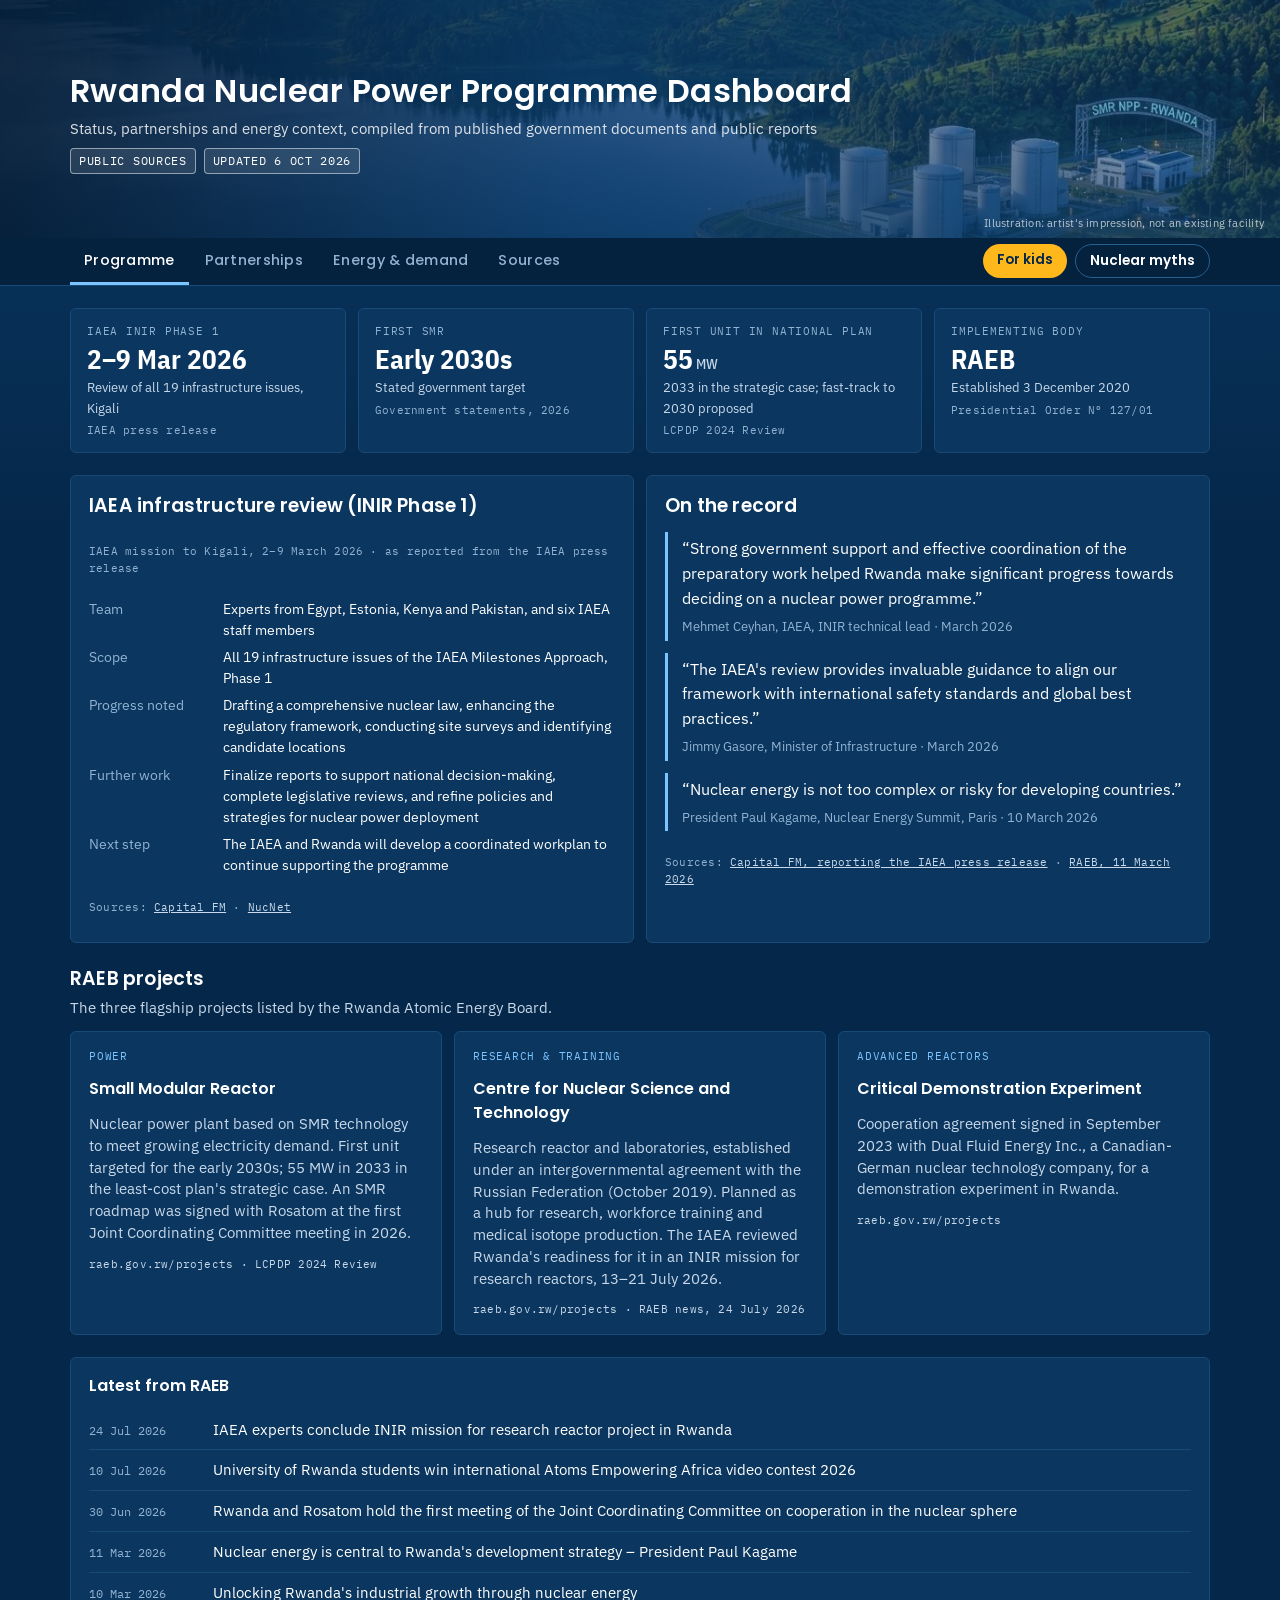
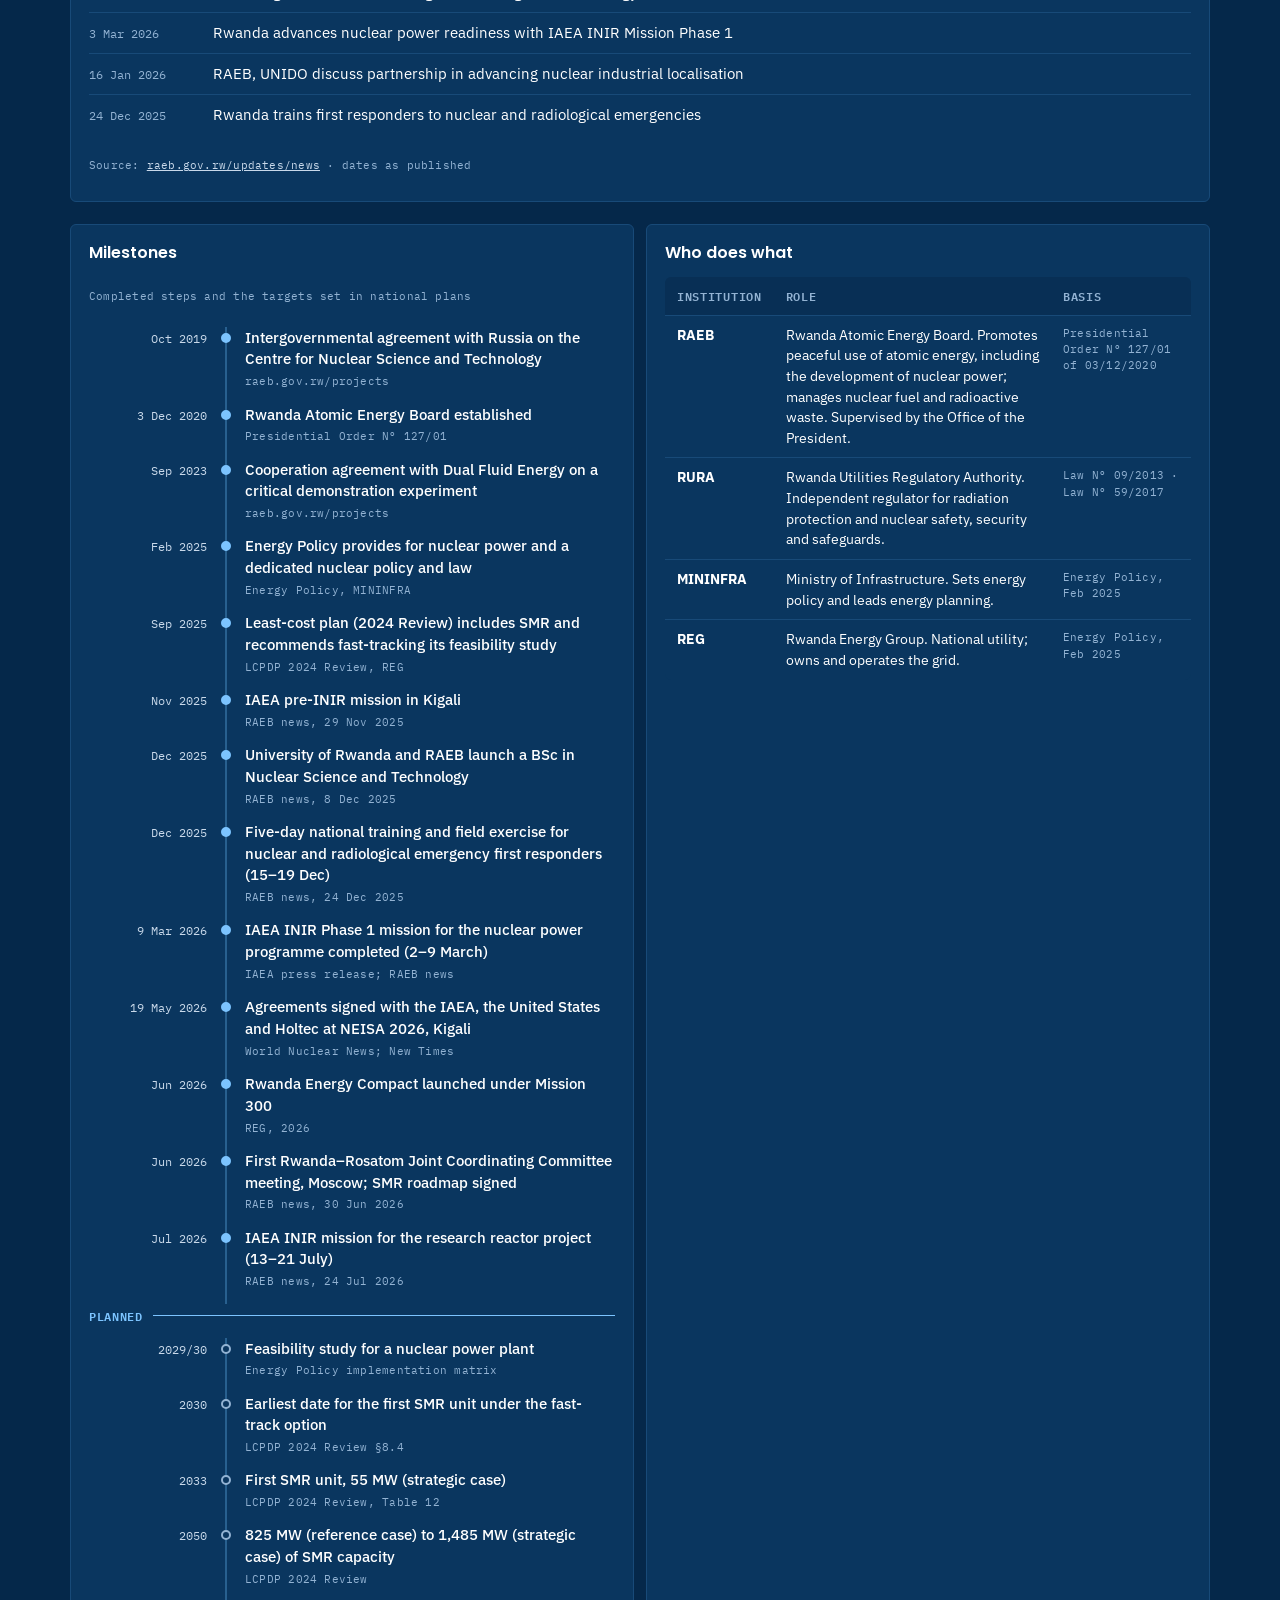
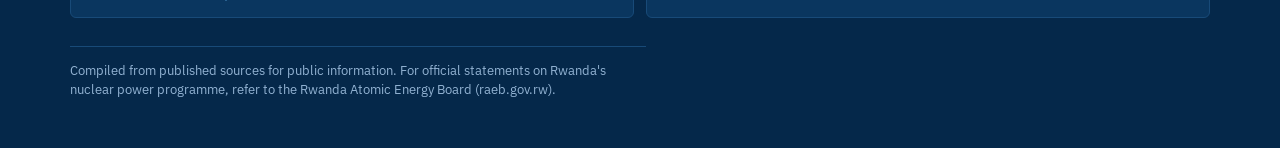
<file: index.html>
<!doctype html>
<html lang="en">
<head>
<meta charset="utf-8">
<meta name="viewport" content="width=device-width, initial-scale=1, viewport-fit=cover">
<meta name="description" content="Rwanda's nuclear power programme: status, international partnerships and energy context, compiled from published sources.">
<title>Rwanda NPP Dashboard</title>
<link rel="preconnect" href="https://fonts.googleapis.com">
<link rel="stylesheet" href="https://fonts.googleapis.com/css2?family=Poppins:wght@500;600&family=IBM+Plex+Sans+Condensed:wght@500;600;700&family=IBM+Plex+Sans:wght@400;500;600&family=IBM+Plex+Mono:wght@400;500&display=swap">
<style>
/* Layout: control-room ledger — sticky header + tabbed modules, summary tiles before detail, every figure carries a source chip */
:root{
  --bg:#f5f7f8; --panel:#ffffff; --ink:#0f1c24; --ink-2:#44545e; --ink-3:#6b7a83;
  --line:#dde3e7; --line-2:#c9d2d8; --accent:#1f5f9e; --accent-soft:#e3edf7;
  --good:#1d7a3e; --good-bg:#e3f2e8; --warn:#9a6200; --warn-bg:#fbf0d9; --crit:#b3261e; --crit-bg:#fbe5e3;
  --info:#4a5a66; --info-bg:#eceff2;
  --s1:#2a78d6; --s2:#eb6834; --s3:#1baf7a; --s4:#c98500; --nuke:#4a3aa7;
  --f-display:"IBM Plex Sans Condensed","Arial Narrow",system-ui,sans-serif;
  --f-body:"IBM Plex Sans",system-ui,-apple-system,"Segoe UI",sans-serif;
  --f-mono:"IBM Plex Mono",ui-monospace,Menlo,Consolas,monospace;
}
@media (prefers-color-scheme: dark){:root:not([data-theme="light"]){
  --bg:#0e1519; --panel:#151f25; --ink:#e8eef1; --ink-2:#aebbc3; --ink-3:#86959e;
  --line:#25323a; --line-2:#33434d; --accent:#6aa8e8; --accent-soft:#1a2c3d;
  --good:#5cc483; --good-bg:#16301f; --warn:#e3a83a; --warn-bg:#33270f; --crit:#f07b72; --crit-bg:#3a1a18;
  --info:#aebbc3; --info-bg:#222d34;
  --s1:#3987e5; --s2:#d95926; --s3:#199e70; --s4:#c98500; --nuke:#9085e9; color-scheme:dark}}
:root[data-theme="dark"]{
  --bg:#0e1519; --panel:#151f25; --ink:#e8eef1; --ink-2:#aebbc3; --ink-3:#86959e;
  --line:#25323a; --line-2:#33434d; --accent:#6aa8e8; --accent-soft:#1a2c3d;
  --good:#5cc483; --good-bg:#16301f; --warn:#e3a83a; --warn-bg:#33270f; --crit:#f07b72; --crit-bg:#3a1a18;
  --info:#aebbc3; --info-bg:#222d34;
  --s1:#3987e5; --s2:#d95926; --s3:#199e70; --s4:#c98500; --nuke:#9085e9; color-scheme:dark}
*{box-sizing:border-box}
body{background:var(--bg);color:var(--ink);font-family:var(--f-body);font-size:14.5px;line-height:1.5}
.wrap{max-width:1180px;margin:0 auto;padding-inline:20px;padding-block:0 48px}
header.top{position:sticky;top:env(safe-area-inset-top,0px);z-index:5;background:var(--bg);border-bottom:1px solid var(--line)}
.top-inner{max-width:1180px;margin:0 auto;padding-inline:20px;padding-block:14px 0;display:flex;flex-direction:column;gap:10px}
.brandrow{display:flex;flex-wrap:wrap;align-items:baseline;justify-content:space-between;gap:8px 20px}
h1{font-family:var(--f-display);font-weight:700;font-size:1.55rem;letter-spacing:.01em;margin:0;text-wrap:balance}
.sub{color:var(--ink-2);font-size:.86rem;margin:0}
.meta{display:flex;gap:8px;flex-wrap:wrap;align-items:center}
.tag{font-family:var(--f-mono);font-size:.72rem;letter-spacing:.06em;text-transform:uppercase;padding:3px 8px;border-radius:4px;border:1px solid var(--line-2);color:var(--ink-2);white-space:nowrap}
.tag.int{border-color:var(--crit);color:var(--crit)}
nav.tabs{display:flex;gap:2px;overflow-x:auto;scrollbar-width:none}
nav.tabs button{font:600 .9rem var(--f-display);letter-spacing:.02em;background:none;border:0;border-bottom:3px solid transparent;color:var(--ink-2);padding:8px 14px 9px;cursor:pointer;white-space:nowrap}
nav.tabs button[aria-selected="true"]{color:var(--ink);border-bottom-color:var(--accent)}
nav.tabs button:hover{color:var(--ink)}
button:focus-visible,a:focus-visible,summary:focus-visible{outline:2px solid var(--accent);outline-offset:2px}
[hidden]{display:none!important}
section.tab{display:flex;flex-direction:column;gap:22px;padding-top:22px}
h2{font-family:var(--f-display);font-weight:600;font-size:1.18rem;margin:0;letter-spacing:.01em}
h3{font-family:var(--f-display);font-weight:600;font-size:1rem;margin:0}
.lede{color:var(--ink-2);max-width:72ch;margin:4px 0 0}
.block{display:flex;flex-direction:column;gap:12px}
.panel{background:var(--panel);border:1px solid var(--line);border-radius:6px;padding:16px 18px;min-width:0}
.grid{display:grid;gap:12px}
.tiles{grid-template-columns:repeat(auto-fit,minmax(200px,1fr))}
.tile{background:var(--panel);border:1px solid var(--line);border-radius:6px;padding:14px 16px;display:flex;flex-direction:column;gap:4px;min-width:0}
.tile .k{font-family:var(--f-mono);font-size:.7rem;letter-spacing:.07em;text-transform:uppercase;color:var(--ink-3)}
.tile .v{font-family:var(--f-display);font-weight:700;font-size:1.7rem;line-height:1.1;font-variant-numeric:tabular-nums}
.tile .v small{font-size:.9rem;font-weight:500;color:var(--ink-2)}
.tile .d{color:var(--ink-2);font-size:.84rem}
.src{font-family:var(--f-mono);font-size:.68rem;color:var(--ink-3);letter-spacing:.02em}
.src a{color:inherit}
.pill{display:inline-flex;align-items:center;gap:5px;font:600 .72rem var(--f-body);padding:2px 8px;border-radius:999px;white-space:nowrap}
.pill::before{content:"";width:6px;height:6px;border-radius:50%;background:currentColor}
.p-good{color:var(--good);background:var(--good-bg)} .p-warn{color:var(--warn);background:var(--warn-bg)}
.p-crit{color:var(--crit);background:var(--crit-bg)} .p-info{color:var(--info);background:var(--info-bg)}
.p-acc{color:var(--accent);background:var(--accent-soft)}
/* INIR matrix */
.legend{display:flex;gap:14px;flex-wrap:wrap;font-size:.82rem;color:var(--ink-2);align-items:center}
.sw{display:inline-block;width:12px;height:12px;border-radius:2px;vertical-align:-1px;margin-right:5px}
.matrix{display:grid;grid-template-columns:repeat(auto-fill,minmax(250px,1fr));gap:8px}
.issue{border:1px solid var(--line);border-radius:5px;padding:9px 11px;background:var(--panel);display:flex;flex-direction:column;gap:6px;min-width:0}
.issue .hd{display:flex;gap:8px;align-items:baseline}
.issue .n{font-family:var(--f-mono);font-size:.75rem;color:var(--ink-3);min-width:1.6em}
.issue .t{font-weight:600;font-size:.88rem}
.conds{display:flex;flex-wrap:wrap;gap:4px}
.cond{font-family:var(--f-mono);font-size:.7rem;padding:2px 6px;border-radius:3px;cursor:default}
.c-no{background:var(--good-bg);color:var(--good)} .c-min{background:var(--warn-bg);color:var(--warn);font-weight:600} .c-sig{background:var(--crit-bg);color:var(--crit);font-weight:600}
/* tables */
.tw{overflow-x:auto;border:1px solid var(--line);border-radius:6px;background:var(--panel)}
table{border-collapse:collapse;width:100%;font-size:.86rem}
th,td{text-align:left;padding:9px 12px;border-bottom:1px solid var(--line);vertical-align:top}
th{font:600 .72rem var(--f-mono);letter-spacing:.06em;text-transform:uppercase;color:var(--ink-3);background:var(--bg);white-space:nowrap}
tr:last-child td{border-bottom:0}
td.num,th.num{text-align:right;font-variant-numeric:tabular-nums;white-space:nowrap}
td .ref{font-family:var(--f-mono);font-weight:500;font-size:.78rem;color:var(--accent);white-space:nowrap}
td.min{min-width:220px}
/* timeline */
.tl{display:flex;flex-direction:column}
.tl-row{display:grid;grid-template-columns:118px 18px 1fr;gap:10px;align-items:start}
.tl-date{font-family:var(--f-mono);font-size:.78rem;color:var(--ink-2);padding-top:2px;text-align:right}
.tl-rail{position:relative;align-self:stretch;display:flex;justify-content:center}
.tl-rail::before{content:"";position:absolute;top:0;bottom:0;width:2px;background:var(--line-2)}
.tl-dot{position:relative;margin-top:6px;width:10px;height:10px;border-radius:50%;background:var(--panel);border:2px solid var(--ink-3)}
.tl-dot.past{background:var(--warn);border-color:var(--warn)}
.tl-dot.now{background:var(--accent);border-color:var(--accent)}
.tl-body{padding-bottom:14px;display:flex;flex-direction:column;gap:3px;min-width:0}
.tl-body .x{font-weight:500}
.tl-today{grid-column:1/-1;display:flex;align-items:center;gap:10px;margin:2px 0 12px;font:600 .72rem var(--f-mono);color:var(--accent);letter-spacing:.06em;text-transform:uppercase}
.tl-today::after{content:"";flex:1;height:1px;background:var(--accent)}
.two{display:grid;grid-template-columns:repeat(auto-fit,minmax(320px,1fr));gap:12px}
dl.kv{display:grid;grid-template-columns:minmax(120px,max-content) 1fr;gap:6px 14px;margin:0;font-size:.88rem}
dl.kv dt{color:var(--ink-3)} dl.kv dd{margin:0;min-width:0}
/* filters */
.filters{display:flex;gap:6px;flex-wrap:wrap}
.filters button{font:500 .8rem var(--f-body);border:1px solid var(--line-2);background:var(--panel);color:var(--ink-2);padding:5px 11px;border-radius:999px;cursor:pointer}
.filters button[aria-pressed="true"]{background:var(--ink);color:var(--bg);border-color:var(--ink)}
/* chart */
.chart{position:relative}
.chart svg{display:block;width:100%;height:auto;overflow:visible}
.chart text{font-family:var(--f-mono);font-size:11px;fill:var(--ink-3)}
.chart .gl{stroke:var(--line);stroke-width:1}
.chart .ax{stroke:var(--line-2);stroke-width:1}
.tip{position:absolute;pointer-events:none;background:var(--panel);border:1px solid var(--line-2);border-radius:5px;padding:8px 10px;font-size:.8rem;box-shadow:0 4px 14px rgb(0 0 0 / .12);min-width:170px;z-index:2}
.tip b{font-family:var(--f-mono)}
.tip .r{display:flex;justify-content:space-between;gap:14px;font-variant-numeric:tabular-nums}
.bar-row{display:grid;grid-template-columns:120px 1fr 64px;gap:10px;align-items:center;font-size:.85rem}
.bar-track{height:14px;background:var(--bg);border-radius:0 4px 4px 0;position:relative}
.bar-fill{position:absolute;inset:0 auto 0 0;border-radius:0 4px 4px 0;background:var(--s1)}
.bar-fill.imp{background:var(--ink-3)}
.bars{display:flex;flex-direction:column;gap:7px}
.note{border-left:3px solid var(--warn);background:var(--warn-bg);padding:10px 14px;border-radius:0 5px 5px 0;font-size:.86rem;color:var(--ink)}
.note.blue{border-left-color:var(--accent);background:var(--accent-soft)}
.issues-list{display:flex;flex-direction:column;gap:10px;margin:0;padding:0;list-style:none}
.issues-list li{background:var(--panel);border:1px solid var(--line);border-radius:6px;padding:12px 14px;display:flex;flex-direction:column;gap:5px}
.issues-list .what{font-weight:600}
footer{margin-top:28px;color:var(--ink-3);font-size:.8rem;border-top:1px solid var(--line);padding-top:14px}
details.tbl summary{cursor:pointer;color:var(--accent);font-size:.84rem;font-weight:500}
@media (max-width:560px){
  .tl-row{grid-template-columns:76px 14px 1fr;gap:8px}
  .bar-row{grid-template-columns:92px 1fr 54px}
  h1{font-size:1.3rem}
}
@media (prefers-reduced-motion:no-preference){nav.tabs button{transition:color .15s,border-color .15s}}

blockquote.q{margin:0;padding:4px 0 4px 14px;border-left:3px solid var(--accent);font-size:1rem;line-height:1.55;display:flex;flex-direction:column;gap:6px}
blockquote.q cite{font-style:normal;font-size:.8rem;color:var(--ink-3)}
ul.plain{margin:0;padding-left:18px;color:var(--ink-2);display:flex;flex-direction:column;gap:6px}
tr.hl td{background:var(--accent-soft);font-weight:600}
tr.tot td{font-weight:600;border-top:2px solid var(--line-2)}
footer{max-width:72ch}

/* RAEB brand header */
:root{--brand-1:#2a86cf;--brand-2:#1c75bc;--accent:#00518d;--accent-soft:#e1ecf6}
.hero{position:relative;overflow:hidden;color:#fff;background:#05284a url("hero-photo.jpg") 70% 62%/cover no-repeat}
.hero::before{content:"";position:absolute;inset:0;pointer-events:none;background:linear-gradient(90deg,rgb(4 30 56 / .92) 0%,rgb(12 64 112 / .78) 45%,rgb(28 117 188 / .30) 100%),linear-gradient(0deg,rgb(4 30 56 / .55) 0%,transparent 45%)}
.hero .tag{background:rgb(255 255 255 / .1)}
.hero .credit{position:absolute;right:16px;bottom:8px;font:400 .68rem var(--f-body);color:rgb(255 255 255 / .7);letter-spacing:.02em}
.hero-inner{position:relative;max-width:1180px;margin:0 auto;padding-inline:20px;padding-block:72px 64px;display:flex;align-items:center;gap:22px 28px;flex-wrap:wrap}
.hero .logo{height:56px;width:auto;flex:none}
.hero-text{display:flex;flex-direction:column;gap:8px;min-width:0;flex:1 1 320px}
.hero h1{font-family:"Poppins",var(--f-display);font-weight:600;font-size:clamp(1.35rem,2.6vw,2rem);line-height:1.2;color:#fff}
.hero .sub{color:rgb(255 255 255 / .85);font-size:.92rem}
.hero .tag{border-color:rgb(255 255 255 / .5);color:#fff}
.tabbar{position:sticky;top:env(safe-area-inset-top,0px);z-index:5;background:var(--panel);border-bottom:1px solid var(--line)}
.tabbar-inner{max-width:1180px;margin:0 auto;padding-inline:20px}
nav.tabs button{font-family:"Poppins",var(--f-display);font-weight:500;padding:12px 14px 11px}
nav.tabs button[aria-selected="true"]{color:var(--accent);border-bottom-color:var(--accent)}
h2,h3{font-family:"Poppins",var(--f-display);font-weight:600}
@media (max-width:560px){.hero-text{border-left:0;padding-left:0}.hero-inner{padding-block:28px 44px}}
@media (prefers-color-scheme: dark){:root:not([data-theme="light"]){--accent:#6aa8e8;--accent-soft:#1a2c3d}}
:root[data-theme="dark"]{--accent:#6aa8e8;--accent-soft:#1a2c3d}
</style>
<style>html{color-scheme:dark}body{margin:0}img{max-width:100%}
/* Single dark brand theme (continues the RAEB header); wins over light/dark blocks */
:root:not(#_){
  --bg:#05284a; --panel:#0a365f; --ink:#ffffff; --ink-2:#c9d9ea; --ink-3:#93b3d3;
  --line:#184a78; --line-2:#28608f; --accent:#7cc4ff; --accent-soft:#11426f;
  --good:#63d69c; --good-bg:#0f3f3c; --warn:#ffc860; --warn-bg:#3b3522; --crit:#ff8f86; --crit-bg:#47263a;
  --info:#c9d9ea; --info-bg:#14446f;
  --s1:#4aa8ff; --s2:#ff8f52; --s3:#3fd3a2; --s4:#f2c34e; --s5:#f07ab0; --nuke:#c7b9ff;
  color-scheme:dark;
}
body{background:var(--bg) linear-gradient(180deg,#0a3a68 0,var(--bg) 520px) no-repeat}
.tabbar{background:#04213e;border-bottom-color:var(--line)}
nav.tabs button{color:var(--ink-3)}
nav.tabs button:hover{color:var(--ink)}
nav.tabs button[aria-selected="true"]{color:#fff;border-bottom-color:var(--accent)}
.panel,.tile,.issue,.issues-list li,.tw{border-color:var(--line);background:var(--panel)}
.tile .v,h2,h3{color:#fff}
th{background:#082f55;color:var(--ink-3)}
.filters button{background:transparent;border-color:var(--line-2);color:var(--ink-2)}
.filters button[aria-pressed="true"]{background:#fff;color:#05284a;border-color:#fff}
.tip{background:#062c52;border-color:var(--line-2);box-shadow:0 6px 20px rgb(0 0 0 / .35)}
a{color:var(--accent)}
.src a{color:var(--ink-2)}
footer{border-top-color:var(--line);color:var(--ink-3)}
.bar-track{background:#072b4f}

.proj{grid-template-columns:repeat(auto-fit,minmax(260px,1fr))}
.proj .k{font-family:var(--f-mono);font-size:.7rem;letter-spacing:.07em;text-transform:uppercase;color:var(--accent)}
.proj p{margin:0;color:var(--ink-2)}
ul.news{list-style:none;margin:0;padding:0;display:flex;flex-direction:column}
ul.news li{display:grid;grid-template-columns:110px 1fr;gap:14px;padding:9px 0;border-bottom:1px solid var(--line)}
ul.news li:last-child{border-bottom:0}
ul.news .nd{font-family:var(--f-mono);font-size:.78rem;color:var(--ink-3);padding-top:2px}
ul.news a{color:var(--ink);text-decoration:none}
ul.news a:hover{color:var(--accent);text-decoration:underline}
@media (max-width:560px){ul.news li{grid-template-columns:1fr;gap:2px}}
.kids-link{flex:none;font:600 .85rem "Poppins",var(--f-display);color:#05284a;background:#ffb81c;text-decoration:none;padding:6px 14px;border-radius:999px;white-space:nowrap}
.kids-link:hover{background:#ffc94d}
.kids-link.alt{background:transparent;color:#fff;border:1px solid #28608f}
.kids-link.alt:hover{background:#0d4170}
.tabbar-inner nav.tabs{min-width:0}
</style>
</head>
<body>
<header class="hero">
  
  <div class="hero-inner">
    <div class="hero-text">
      <h1>Rwanda Nuclear Power Programme Dashboard</h1>
      <p class="sub">Status, partnerships and energy context, compiled from published government documents and public reports</p>
      <div class="meta"><span class="tag">Public sources</span><span class="tag">Updated 6 Oct 2026</span></div>
    </div>
  </div>
  <span class="credit">Illustration: artist's impression, not an existing facility</span>
</header>
<div class="tabbar"><div class="tabbar-inner" style="display:flex;align-items:center;justify-content:space-between;gap:12px"><nav class="tabs" role="tablist" aria-label="Dashboard sections">
      <button role="tab" id="t-status" aria-controls="s-status" aria-selected="true">Programme</button>
      <button role="tab" id="t-partners" aria-controls="s-partners" aria-selected="false">Partnerships</button>
      <button role="tab" id="t-energy" aria-controls="s-energy" aria-selected="false">Energy &amp; demand</button>
      <button role="tab" id="t-notes" aria-controls="s-notes" aria-selected="false">Sources</button>
    </nav><span style="display:flex;gap:8px;flex:none"><a class="kids-link" href="kids.html">For kids</a><a class="kids-link alt" href="myths.html">Nuclear myths</a></span></div></div>

<main class="wrap">

<!-- ============ PROGRAMME ============ -->
<section class="tab" id="s-status" role="tabpanel" aria-labelledby="t-status">
  <div class="grid tiles" id="status-tiles"></div>

  <div class="two">
    <div class="panel block">
      <h2>IAEA infrastructure review (INIR Phase 1)</h2>
      <p class="src">IAEA mission to Kigali, 2–9 March 2026 · as reported from the IAEA press release</p>
      <dl class="kv">
        <dt>Team</dt><dd>Experts from Egypt, Estonia, Kenya and Pakistan, and six IAEA staff members</dd>
        <dt>Scope</dt><dd>All 19 infrastructure issues of the IAEA Milestones Approach, Phase 1</dd>
        <dt>Progress noted</dt><dd>Drafting a comprehensive nuclear law, enhancing the regulatory framework, conducting site surveys and identifying candidate locations</dd>
        <dt>Further work</dt><dd>Finalize reports to support national decision-making, complete legislative reviews, and refine policies and strategies for nuclear power deployment</dd>
        <dt>Next step</dt><dd>The IAEA and Rwanda will develop a coordinated workplan to continue supporting the programme</dd>
      </dl>
      <p class="src">Sources: <a href="https://capitalfm.africa/rwanda-makes-progress-on-nuclear-energy-infrastructure-iaea-says/" target="_blank" rel="noopener">Capital FM</a> · <a href="https://www.nucnet.org/news/iaea-review-says-rwanda-making-progress-towards-nuclear-power-programme-3-4-2026" target="_blank" rel="noopener">NucNet</a></p>
    </div>
    <div class="panel block">
      <h2>On the record</h2>
      <blockquote class="q">“Strong government support and effective coordination of the preparatory work helped Rwanda make significant progress towards deciding on a nuclear power programme.”<cite>Mehmet Ceyhan, IAEA, INIR technical lead · March 2026</cite></blockquote>
      <blockquote class="q">“The IAEA's review provides invaluable guidance to align our framework with international safety standards and global best practices.”<cite>Jimmy Gasore, Minister of Infrastructure · March 2026</cite></blockquote>
      <blockquote class="q">“Nuclear energy is not too complex or risky for developing countries.”<cite>President Paul Kagame, Nuclear Energy Summit, Paris · 10 March 2026</cite></blockquote>
      <p class="src">Sources: <a href="https://capitalfm.africa/rwanda-makes-progress-on-nuclear-energy-infrastructure-iaea-says/" target="_blank" rel="noopener">Capital FM, reporting the IAEA press release</a> · <a href="https://www.raeb.gov.rw/updates/news-detail/nuclear-energy-is-central-to-rwandas-development-strategy-president-paul-kagame" target="_blank" rel="noopener">RAEB, 11 March 2026</a></p>
    </div>
  </div>

  <div class="block">
    <div>
      <h2>RAEB projects</h2>
      <p class="lede">The three flagship projects listed by the Rwanda Atomic Energy Board.</p>
    </div>
    <div class="grid proj">
      <div class="panel block">
        <span class="k">Power</span>
        <h3>Small Modular Reactor</h3>
        <p>Nuclear power plant based on SMR technology to meet growing electricity demand. First unit targeted for the early 2030s; 55 MW in 2033 in the least-cost plan's strategic case. An SMR roadmap was signed with Rosatom at the first Joint Coordinating Committee meeting in 2026.</p>
        <p class="src">raeb.gov.rw/projects · LCPDP 2024 Review</p>
      </div>
      <div class="panel block">
        <span class="k">Research &amp; training</span>
        <h3>Centre for Nuclear Science and Technology</h3>
        <p>Research reactor and laboratories, established under an intergovernmental agreement with the Russian Federation (October 2019). Planned as a hub for research, workforce training and medical isotope production. The IAEA reviewed Rwanda's readiness for it in an INIR mission for research reactors, 13–21 July 2026.</p>
        <p class="src">raeb.gov.rw/projects · RAEB news, 24 July 2026</p>
      </div>
      <div class="panel block">
        <span class="k">Advanced reactors</span>
        <h3>Critical Demonstration Experiment</h3>
        <p>Cooperation agreement signed in September 2023 with Dual Fluid Energy Inc., a Canadian-German nuclear technology company, for a demonstration experiment in Rwanda.</p>
        <p class="src">raeb.gov.rw/projects</p>
      </div>
    </div>
  </div>

  <div class="panel block">
    <h3>Latest from RAEB</h3>
    <ul class="news" id="news"></ul>
    <p class="src">Source: <a href="https://www.raeb.gov.rw/updates/news" target="_blank" rel="noopener">raeb.gov.rw/updates/news</a> · dates as published</p>
  </div>

  <div class="two">
    <div class="panel block">
      <h3>Milestones</h3>
      <p class="src">Completed steps and the targets set in national plans</p>
      <div class="tl" id="timeline"></div>
    </div>
    <div class="panel block">
      <h3>Who does what</h3>
      <div class="tw" style="border:0"><table>
        <thead><tr><th>Institution</th><th>Role</th><th>Basis</th></tr></thead>
        <tbody>
          <tr><td><b>RAEB</b></td><td>Rwanda Atomic Energy Board. Promotes peaceful use of atomic energy, including the development of nuclear power; manages nuclear fuel and radioactive waste. Supervised by the Office of the President.</td><td class="src">Presidential Order N° 127/01 of 03/12/2020</td></tr>
          <tr><td><b>RURA</b></td><td>Rwanda Utilities Regulatory Authority. Independent regulator for radiation protection and nuclear safety, security and safeguards.</td><td class="src">Law N° 09/2013 · Law N° 59/2017</td></tr>
          <tr><td><b>MININFRA</b></td><td>Ministry of Infrastructure. Sets energy policy and leads energy planning.</td><td class="src">Energy Policy, Feb 2025</td></tr>
          <tr><td><b>REG</b></td><td>Rwanda Energy Group. National utility; owns and operates the grid.</td><td class="src">Energy Policy, Feb 2025</td></tr>
        </tbody>
      </table></div>
    </div>
  </div>
</section>

<!-- ============ PARTNERS ============ -->
<section class="tab" id="s-partners" role="tabpanel" aria-labelledby="t-partners" hidden>
  <div class="block">
    <div>
      <h2>International agreements and partnerships</h2>
      <p class="lede">Agreements related to Rwanda's nuclear power programme that have been publicly announced. Each links to the published report it is based on.</p>
    </div>
    <div class="filters" id="pfilters" role="group" aria-label="Filter by type"></div>
    <div class="tw"><table>
      <thead><tr><th>Counterpart</th><th>Instrument</th><th>Date</th><th>Scope</th><th>Source</th></tr></thead>
      <tbody id="partners"></tbody>
    </table></div>
  </div>
</section>

<!-- ============ ENERGY ============ -->
<section class="tab" id="s-energy" role="tabpanel" aria-labelledby="t-energy" hidden>
  <div class="grid tiles" id="energy-tiles"></div>

  <div class="panel block">
    <div>
      <h2>Peak demand forecast</h2>
      <p class="lede">Peak-demand scenarios from the Least Cost Power Development Plan, 2024 Review. The reference case uses 10% annual growth; the plan bases its recommendations on the higher 15% then 12% outlook, in line with Vision 2050. The marker shows the first SMR unit in that strategic case.</p>
    </div>
    <div class="filters" id="cfilters" role="group" aria-label="Show scenarios"></div>
    <div class="chart" id="chart"></div>
    <details class="tbl"><summary>Show the numbers as a table</summary><div class="tw" style="margin-top:8px"><table id="chart-table"></table></div></details>
    <p class="src">Source: Rwanda Least Cost Power Development Plan, 2024 Review (REG, September 2025), Table 2. 2023 and 2024 are actual peak demand.</p>
  </div>

  <div class="two">
    <div class="panel block">
      <h3>SMR capacity in the strategic national case</h3>
      <p class="src">Cumulative MW, with the capacity added each year · LCPDP 2024 Review, Table 12</p>
      <div class="chart" id="smr"></div>
    </div>
    <div class="panel block">
      <h3>Nuclear in the least-cost plan</h3>
      <dl class="kv">
        <dt>Reference case</dt><dd>825 MW of SMR by 2050 at 10% annual demand growth <span class="src">§8.1</span></dd>
        <dt>Strategic case</dt><dd>1,485 MW of SMR by 2050 at 15% growth to 2030, then 12% <span class="src">§8.4, Table 12</span></dd>
        <dt>First unit</dt><dd>55 MW in 2033 <span class="src">Table 12</span></dd>
        <dt>Fast-track option</dt><dd>First unit possibly brought forward three years, from 2033 to 2030 <span class="src">§8.4.2</span></dd>
        <dt>Recommendation</dt><dd>Fast-track the feasibility study for nuclear SMR technology <span class="src">Executive summary</span></dd>
        <dt>Nuclear output</dt><dd>6,504 GWh in 2050 in the reference case, about 36% of domestic production <span class="src">Table 9</span></dd>
      </dl>
      <p class="src">Source: Rwanda Least Cost Power Development Plan, 2024 Review (REG, September 2025)</p>
    </div>
  </div>

  <div class="two">
    <div class="panel block">
      <h3>Installed capacity by source, June 2026</h3>
      <div class="bars" id="capbars"></div>
      <p class="src">Source: REG, 2026. Total 472.95 MW.</p>
    </div>
    <div class="panel block">
      <h3>Electricity generated by source, FY 2025/26</h3>
      <div class="bars" id="genbars"></div>
      <p class="src">Source: REG, 2026. Total 1,773.98 GWh.</p>
    </div>
  </div>

  <div class="panel block">
    <h3>Planned electricity production by technology</h3>
    <p class="src">GWh per year, reference scenario · LCPDP 2024 Review, Table 9</p>
    <div class="tw" style="border:0"><table id="prod"></table></div>
  </div>

  <div class="block">
    <h2>Targets in national policy documents</h2>
    <div class="tw"><table>
      <thead><tr><th>Target</th><th>Value</th><th>By</th><th>Source</th></tr></thead>
      <tbody id="targets"></tbody>
    </table></div>
  </div>
</section>

<!-- ============ SOURCES ============ -->
<section class="tab" id="s-notes" role="tabpanel" aria-labelledby="t-notes" hidden>
  <div class="block">
    <h2>Sources</h2>
    <p class="lede">Everything on this dashboard comes from the documents below. No figures are modelled or estimated.</p>
    <div class="tw"><table>
      <thead><tr><th>Document</th><th>Issuer</th><th>Date</th><th>Used for</th></tr></thead>
      <tbody id="sources"></tbody>
    </table></div>
  </div>
  <div class="panel block">
    <h3>Notes on the figures</h3>
    <ul class="plain">
      <li>Installed capacity includes imports and shared regional plants unless stated otherwise.</li>
      <li>The Least Cost Power Development Plan 2024 Review (REG, September 2025) replaces the December 2023 edition used earlier. Its nuclear figures depend on the demand scenario: 825 MW of SMR by 2050 in the reference case and 1,485 MW in the strategic national case.</li>
      <li>Figures for June 2026 and FY 2025/26 are from REG, 2026.</li>
      <li>Agreements are listed as publicly reported. Dates are those of the announcement.</li>
    </ul>
  </div>
</section>

<footer>Compiled from published sources for public information. For official statements on Rwanda's nuclear power programme, refer to the Rwanda Atomic Energy Board (raeb.gov.rw).</footer>
</main>

<script>
const $ = s=>document.querySelector(s);
const esc = s=>String(s).replace(/[&<>"]/g,c=>({"&":"&amp;","<":"&lt;",">":"&gt;",'"':"&quot;"}[c]));
const MON=["Jan","Feb","Mar","Apr","May","Jun","Jul","Aug","Sep","Oct","Nov","Dec"];
const fmtDate = d=>{ if(!d) return "—"; const p=d.split("-"); if(p.length===1) return p[0]; if(p.length===2) return MON[+p[1]-1]+" "+p[0]; return (+p[2])+" "+MON[+p[1]-1]+" "+p[0]; };
const tile = (k,v,d,src)=>`<div class="tile"><span class="k">${k}</span><span class="v">${v}</span><span class="d">${d}</span>${src?`<span class="src">${src}</span>`:""}</div>`;

/* programme */
$("#status-tiles").innerHTML =
  tile("IAEA INIR Phase 1","2–9 Mar 2026","Review of all 19 infrastructure issues, Kigali","IAEA press release") +
  tile("First SMR","Early 2030s","Stated government target","Government statements, 2026") +
  tile("First unit in national plan","55<small> MW</small>","2033 in the strategic case; fast-track to 2030 proposed","LCPDP 2024 Review") +
  tile("Implementing body","RAEB","Established 3 December 2020","Presidential Order N° 127/01");

const MILESTONES = [
 ["2019-10","Intergovernmental agreement with Russia on the Centre for Nuclear Science and Technology","raeb.gov.rw/projects","done"],
 ["2020-12-03","Rwanda Atomic Energy Board established","Presidential Order N° 127/01","done"],
 ["2023-09","Cooperation agreement with Dual Fluid Energy on a critical demonstration experiment","raeb.gov.rw/projects","done"],
 ["2025-02","Energy Policy provides for nuclear power and a dedicated nuclear policy and law","Energy Policy, MININFRA","done"],
 ["2025-09","Least-cost plan (2024 Review) includes SMR and recommends fast-tracking its feasibility study","LCPDP 2024 Review, REG","done"],
 ["2025-11","IAEA pre-INIR mission in Kigali","RAEB news, 29 Nov 2025","done"],
 ["2025-12","University of Rwanda and RAEB launch a BSc in Nuclear Science and Technology","RAEB news, 8 Dec 2025","done"],
 ["2025-12","Five-day national training and field exercise for nuclear and radiological emergency first responders (15–19 Dec)","RAEB news, 24 Dec 2025","done"],
 ["2026-03-09","IAEA INIR Phase 1 mission for the nuclear power programme completed (2–9 March)","IAEA press release; RAEB news","done"],
 ["2026-05-19","Agreements signed with the IAEA, the United States and Holtec at NEISA 2026, Kigali","World Nuclear News; New Times","done"],
 ["2026-06","Rwanda Energy Compact launched under Mission 300","REG, 2026","done"],
 ["2026-06","First Rwanda–Rosatom Joint Coordinating Committee meeting, Moscow; SMR roadmap signed","RAEB news, 30 Jun 2026","done"],
 ["2026-07","IAEA INIR mission for the research reactor project (13–21 July)","RAEB news, 24 Jul 2026","done"],
 ["2029/30","Feasibility study for a nuclear power plant","Energy Policy implementation matrix","plan"],
 ["2030","Earliest date for the first SMR unit under the fast-track option","LCPDP 2024 Review §8.4","plan"],
 ["2033","First SMR unit, 55 MW (strategic case)","LCPDP 2024 Review, Table 12","plan"],
 ["2050","825 MW (reference case) to 1,485 MW (strategic case) of SMR capacity","LCPDP 2024 Review","plan"],
];
let todayDone=false;
$("#timeline").innerHTML = MILESTONES.map(([d,t,s,k])=>{
  let pre="";
  if(k==="plan" && !todayDone){ pre=`<div class="tl-today">Planned</div>`; todayDone=true; }
  return pre+`<div class="tl-row"><div class="tl-date">${/^\d{4}-\d{2}/.test(d)?fmtDate(d):d}</div><div class="tl-rail"><span class="tl-dot ${k==='done'?'now':''}"></span></div>
  <div class="tl-body"><span class="x">${t}</span><span class="src">${s}</span></div></div>`;}).join("");


const NEWS=[
 ["2026-07-24","IAEA experts conclude INIR mission for research reactor project in Rwanda","iaea-experts-conclude-inir-mission-for-research-reactor-project-in-rwanda"],
 ["2026-07-10","University of Rwanda students win international Atoms Empowering Africa video contest 2026","university-of-rwanda-students-win-international-atoms-empowering-africa-video-contest-2026"],
 ["2026-06-30","Rwanda and Rosatom hold the first meeting of the Joint Coordinating Committee on cooperation in the nuclear sphere","rwanda-and-rosatom-hold-the-first-meeting-of-the-joint-coordinating-committee-on-cooperation-in-the-nuclear-sphere"],
 ["2026-03-11","Nuclear energy is central to Rwanda's development strategy – President Paul Kagame","nuclear-energy-is-central-to-rwandas-development-strategy-president-paul-kagame"],
 ["2026-03-10","Unlocking Rwanda's industrial growth through nuclear energy","unlocking-rwandas-industrial-growth-through-nuclear-energy"],
 ["2026-03-03","Rwanda advances nuclear power readiness with IAEA INIR Mission Phase 1","rwanda-advances-nuclear-power-readiness-with-iaea-inir-mission-phase-1"],
 ["2026-01-16","RAEB, UNIDO discuss partnership in advancing nuclear industrial localisation","raeb-unido-discuss-partnership-in-advancing-nuclear-industrial-localisation"],
 ["2025-12-24","Rwanda trains first responders to nuclear and radiological emergencies","rwanda-trains-first-responders-to-nuclear-and-radiological-emergencies"],
];
$("#news").innerHTML=NEWS.map(([d,t,u])=>`<li><span class="nd">${fmtDate(d)}</span><a href="https://www.raeb.gov.rw/updates/news-detail/${u}" target="_blank" rel="noopener">${esc(t)}</a></li>`).join("");

/* partners */
const PARTNERS = [
 ["IAEA","multi","Cooperation agreement with the Ministry of Infrastructure","2026-05-19","Integrating nuclear power into the national energy mix: energy planning, infrastructure development, training, stakeholder engagement, financing","New Times, 19 May 2026","https://www.newtimes.co.rw/article/35865/news/energy/rwanda-iaea-sign-agreement-to-advance-nuclear-energy-plans"],
 ["United States","gov","Civil nuclear cooperation memorandum of understanding","2026-05","Cooperation on civil nuclear energy","World Nuclear News, May 2026","https://wnn.world-nuclear.org/articles/rwanda-and-us-sign-civil-nuclear-cooperation-mou"],
 ["Holtec International","ind","Development agreement with RAEB","2026-05","Evaluate deployment of SMR-300 units (about 300 MWe each), potential total of up to about 5 GW","World Nuclear News, May 2026","https://wnn.world-nuclear.org/articles/rwanda-and-us-sign-civil-nuclear-cooperation-mou"],
 ["Rosatom (Russian Federation)","gov","Roadmap on small modular reactors, signed at the first Joint Coordinating Committee meeting, Moscow","2026-06","Priorities for joint work on SMRs; committee also covers non-power applications, training and infrastructure","RAEB news, 30 June 2026","https://www.raeb.gov.rw/updates/news-detail/rwanda-and-rosatom-hold-the-first-meeting-of-the-joint-coordinating-committee-on-cooperation-in-the-nuclear-sphere"],
 ["Rosatom (Russian Federation)","gov","Roadmap signed at NEISA 2026","2026-05-19","Centre for Nuclear Science and Technology with a research reactor; training of Rwandan staff","Press report, 19 May 2026","https://gazettengr.com/rwanda-russia-sign-nuclear-energy-deal/"],
 ["Russian Federation","gov","Intergovernmental agreement on the Centre for Nuclear Science and Technology","2019-10","Research reactor and laboratories for research, training and isotope production","RAEB, Projects","https://www.raeb.gov.rw/projects"],
 ["NANO Nuclear Energy","ind","Memorandum of understanding with RAEB","2024-08","Microreactor and SMR ecosystem; technical assistance and training","World Nuclear News, Aug 2024","https://world-nuclear-news.org/articles/rwanda-signs-agreement-with-nano-nuclear"],
 ["Dual Fluid Energy","ind","Cooperation agreement with RAEB","2023-09","Critical demonstration experiment for the Dual Fluid reactor technology","RAEB, Projects","https://www.raeb.gov.rw/projects"],
];
const PTYPES={all:"All",multi:"International organisations",gov:"Governments",ind:"Industry"};
let pf="all";
function renderPartners(){
  $("#partners").innerHTML = PARTNERS.filter(p=>pf==="all"||p[1]===pf).map(([c,,i,d,s,src,u])=>
   `<tr><td><b>${esc(c)}</b></td><td class="min">${esc(i)}</td><td class="num">${fmtDate(d)}</td><td class="min">${esc(s)}</td><td style="min-width:150px"><span class="src"><a href="${u}" target="_blank" rel="noopener">${esc(src)}</a></span></td></tr>`).join("");
}
$("#pfilters").innerHTML = Object.entries(PTYPES).map(([k,v])=>`<button type="button" data-f="${k}" aria-pressed="${k==='all'}">${v}</button>`).join("");
$("#pfilters").addEventListener("click",e=>{const b=e.target.closest("button"); if(!b) return; pf=b.dataset.f;
  document.querySelectorAll("#pfilters button").forEach(x=>x.setAttribute("aria-pressed",x===b)); renderPartners();});
renderPartners();

/* energy */
$("#energy-tiles").innerHTML =
  tile("Installed capacity","472.95<small> MW</small>","June 2026, incl. 106.1 MW imports and 39 MW shared plants","REG, 2026") +
  tile("Peak demand","242<small> MW</small>","2024, up from 211 MW in 2023","LCPDP 2024 Review, Table 2") +
  tile("Access to electricity","88.3<small>%</small>","June 2026: 63.3% grid + 25% off-grid","REG, 2026") +
  tile("SMR in least-cost plan","825<small> MW</small>","By 2050 in the reference case; 1,485 MW in the strategic case","LCPDP 2024 Review");

const YEARS=[]; for(let y=2023;y<=2050;y++) YEARS.push(y);
const PEAK = {
 "8% growth":[211,242,262,283,306,330,356,384,415,448,484,523,565,610,659,712,769,831,897,969,1047,1131,1221,1319,1425,1539,1662,1795],
 "10% (reference)":[211,242,266,293,322,354,389,428,471,518,570,627,690,759,835,919,1011,1112,1223,1345,1480,1628,1791,1970,2167,2384,2622,2884],
 "12% growth":[211,242,271,304,340,381,427,478,535,599,671,752,842,943,1056,1183,1325,1484,1662,1861,2084,2334,2614,2928,3279,3672,4113,4607],
 "15% then 12% (strategic)":[211,242,278,320,368,423,486,559,626,701,785,879,984,1102,1234,1382,1548,1734,1942,2175,2436,2728,3055,3422,3833,4293,4808,5385],
 "15% growth":[211,242,278,320,368,423,486,559,643,739,850,978,1125,1294,1488,1711,1968,2263,2602,2992,3441,3957,4551,5234,6019,6922,7960,9154],
};
const SHORT = {"8% growth":"8%","10% (reference)":"10%","12% growth":"12%","15% then 12% (strategic)":"15→12%","15% growth":"15%"};
const SC = {"8% growth":"--s3","10% (reference)":"--s1","12% growth":"--s2","15% then 12% (strategic)":"--s4","15% growth":"--s5"};
const NUKE=[[2033,55]];
const visible=new Set(Object.keys(PEAK));
$("#cfilters").innerHTML = Object.keys(PEAK).map(k=>`<button type="button" data-s="${esc(k)}" aria-pressed="true"><span class="sw" style="background:var(${SC[k]})"></span>${k}</button>`).join("");
$("#cfilters").addEventListener("click",e=>{const b=e.target.closest("button"); if(!b) return; const k=b.dataset.s;
  if(visible.has(k)){ if(visible.size===1) return; visible.delete(k);} else visible.add(k);
  b.setAttribute("aria-pressed",visible.has(k)); drawChart();});
function drawChart(){
  const W=900,H=360,m={l:56,r:120,t:16,b:34}; const iw=W-m.l-m.r, ih=H-m.t-m.b; const keys=Object.keys(PEAK).filter(k=>visible.has(k));
  const ymax=Math.max(...keys.map(k=>Math.max(...PEAK[k]))); const step=ymax>6000?2000:ymax>3000?1000:500; const top=Math.ceil(ymax/step)*step;
  const x=y=>m.l+(y-2023)/(2050-2023)*iw, yv=v=>m.t+ih-(v/top)*ih;
  let s=`<svg viewBox="0 0 ${W} ${H}" role="img" aria-label="Peak demand forecast by scenario, 2023 to 2050, in MW">`;
  for(let v=0;v<=top;v+=step) s+=`<line class="gl" x1="${m.l}" x2="${m.l+iw}" y1="${yv(v)}" y2="${yv(v)}"/><text x="${m.l-8}" y="${yv(v)+4}" text-anchor="end">${v.toLocaleString('en-US')}</text>`;
  [2023,2030,2033,2040,2050].forEach(y=>{ s+=`<text x="${x(y)}" y="${H-12}" text-anchor="middle">${y}</text>`; });
  s+=`<text x="${m.l}" y="${m.t-4}" style="font-size:10px">MW</text>`;
  NUKE.forEach(([y,mw])=>{ s+=`<line x1="${x(y)}" x2="${x(y)}" y1="${m.t}" y2="${m.t+ih}" stroke="var(--nuke)" stroke-width="1.5" stroke-dasharray="3 4"/><rect x="${x(y)-56}" y="${m.t+4}" width="112" height="18" rx="3" fill="var(--panel)" stroke="var(--nuke)"/><text x="${x(y)}" y="${m.t+17}" text-anchor="middle" style="fill:var(--nuke);font-weight:500">First SMR +${mw} MW</text>`; });
  const ends=keys.map(k=>({k,y:yv(PEAK[k][PEAK[k].length-1])})).sort((a,b)=>a.y-b.y);
  for(let i=1;i<ends.length;i++) if(ends[i].y-ends[i-1].y<15) ends[i].y=ends[i-1].y+15;
  keys.forEach(k=>{ const pts=PEAK[k].map((v,i)=>`${x(YEARS[i]).toFixed(1)},${yv(v).toFixed(1)}`).join(" ");
    s+=`<polyline points="${pts}" fill="none" stroke="var(${SC[k]})" stroke-width="2" stroke-linejoin="round" stroke-linecap="round"/>`;
    const last=PEAK[k][PEAK[k].length-1]; s+=`<circle cx="${x(2050)}" cy="${yv(last)}" r="4" fill="var(${SC[k]})" stroke="var(--panel)" stroke-width="2"/>`;
    const e=ends.find(z=>z.k===k); s+=`<text x="${x(2050)+10}" y="${e.y+4}" style="fill:var(--ink-2)">${SHORT[k]} · ${last.toLocaleString('en-US')}</text>`; });
  s+=`<line class="ax" x1="${m.l}" x2="${m.l+iw}" y1="${m.t+ih}" y2="${m.t+ih}"/><line id="xh" x1="0" x2="0" y1="${m.t}" y2="${m.t+ih}" stroke="var(--ink-3)" stroke-width="1" visibility="hidden"/><rect id="hit" x="${m.l}" y="${m.t}" width="${iw}" height="${ih}" fill="transparent"/></svg><div class="tip" id="tip" hidden></div>`;
  $("#chart").innerHTML=s;
  const svg=$("#chart svg"),hit=$("#hit"),tip=$("#tip"),xh=$("#xh");
  hit.addEventListener("pointermove",ev=>{ const r=svg.getBoundingClientRect(); const px=(ev.clientX-r.left)/r.width*W;
    const yr=Math.round(2023+(px-m.l)/iw*(2050-2023)); if(yr<2023||yr>2050) return; const i=yr-2023;
    xh.setAttribute("x1",x(yr)); xh.setAttribute("x2",x(yr)); xh.setAttribute("visibility","visible"); const nk=NUKE.find(n=>n[0]===yr);
    tip.innerHTML=`<b>${yr}</b> · peak demand${yr<=2024?' (actual)':''}`+keys.map(k=>`<div class="r"><span><span class="sw" style="background:var(${SC[k]})"></span>${k}</span><span>${PEAK[k][i].toLocaleString('en-US')} MW</span></div>`).join("")+(nk?`<div class="r" style="color:var(--nuke)"><span>First SMR unit</span><span>+${nk[1]} MW</span></div>`:"");
    tip.hidden=false; const cx=x(yr)/W*r.width; tip.style.left=(cx>r.width*0.6?cx-tip.offsetWidth-12:cx+12)+"px"; tip.style.top="8px"; });
  hit.addEventListener("pointerleave",()=>{tip.hidden=true;xh.setAttribute("visibility","hidden");});
}
drawChart();
$("#chart-table").innerHTML=`<thead><tr><th>Year</th>${Object.keys(PEAK).map(k=>`<th class="num">${k}</th>`).join("")}</tr></thead><tbody>`+
  YEARS.map((y,i)=>`<tr><td>${y}${y<=2024?' (actual)':''}</td>${Object.keys(PEAK).map(k=>`<td class="num">${PEAK[k][i].toLocaleString('en-US')}</td>`).join("")}</tr>`).join("")+`</tbody>`;

/* SMR additions, strategic case (Table 12) */
(function(){
  const ADD={2033:55,2043:55,2044:110,2045:165,2046:220,2047:220,2048:220,2049:220,2050:220};
  const yrs=[]; for(let y=2030;y<=2050;y++) yrs.push(y);
  let cum=0; const data=yrs.map(y=>{cum+=(ADD[y]||0); return [y,cum,ADD[y]||0];});
  const W=560,H=260,m={l:44,r:10,t:22,b:28}, iw=W-m.l-m.r, ih=H-m.t-m.b, top=1600;
  const bw=iw/yrs.length, yv=v=>m.t+ih-v/top*ih;
  let s=`<svg viewBox="0 0 ${W} ${H}" role="img" aria-label="Cumulative SMR capacity in the strategic case, 2030 to 2050: 55 MW from 2033, reaching 1,485 MW in 2050">`;
  for(let v=0;v<=top;v+=400) s+=`<line class="gl" x1="${m.l}" x2="${m.l+iw}" y1="${yv(v)}" y2="${yv(v)}"/><text x="${m.l-6}" y="${yv(v)+4}" text-anchor="end">${v.toLocaleString('en-US')}</text>`;
  data.forEach(([y,c,a],i)=>{ const x=m.l+i*bw+2, w=bw-4;
    if(c>0){ const h=Math.max(2,c/top*ih); s+=`<path d="M${x},${m.t+ih} V${m.t+ih-h+3} q0,-3 3,-3 h${w-6} q3,0 3,3 V${m.t+ih} Z" fill="var(--nuke)"><title>${y}: ${c.toLocaleString('en-US')} MW cumulative${a?` (+${a} MW added)`:''}</title></path>`; }
    if(a) s+=`<text x="${x+w/2}" y="${yv(c)-6}" text-anchor="middle" style="fill:var(--ink-2);font-size:10px">+${a}</text>`;
    if(y%5===0||y===2033) s+=`<text x="${x+w/2}" y="${H-10}" text-anchor="middle">${y}</text>`; });
  s+=`<line class="ax" x1="${m.l}" x2="${m.l+iw}" y1="${m.t+ih}" y2="${m.t+ih}"/><text x="${m.l}" y="${m.t-8}" style="font-size:10px">MW</text></svg>`;
  $("#smr").innerHTML=s;
})();

function bars(el,data,unit,dec){
  const max=Math.max(...data.map(d=>d[1])), tot=data.reduce((a,d)=>a+d[1],0);
  $(el).innerHTML=data.map(([k,v])=>`<div class="bar-row" title="${k}: ${v.toLocaleString('en-US',{maximumFractionDigits:dec})} ${unit} (${(v/tot*100).toFixed(1)}%)">
    <span>${k}</span><span class="bar-track"><span class="bar-fill ${/Import|Shared/.test(k)?'imp':''}" style="width:${(v/max*100).toFixed(1)}%"></span></span>
    <span style="text-align:right;font-variant-numeric:tabular-nums">${v.toLocaleString('en-US',{maximumFractionDigits:dec})}</span></div>`).join("")+
    `<div class="legend" style="margin-top:4px"><span><span class="sw" style="background:var(--s1)"></span>Domestic</span><span><span class="sw" style="background:var(--ink-3)"></span>Imports / shared</span><span class="src">${unit}</span></div>`;
}
bars("#capbars",[["Hydropower",111.31],["Imports",106.1],["Methane gas",85.79],["Peat",85],["Shared regional",39],["Thermal (diesel)",28.8],["Solar",16.95]],"MW",2);
bars("#genbars",[["Methane gas",613.08],["Hydropower",442.7],["Imports",301.57],["Shared regional",258.52],["Peat",130.52],["Solar",19.2],["Thermal",9.06]],"GWh",1);

const PROD_Y=[2025,2030,2035,2040,2045,2050];
const PROD=[["Hydro",[908.2,1505.5,1968.7,2611.5,2584.9,2629.5]],["Solar",[15.0,36.8,36.6,33.5,805.8,1437.3]],["Methane gas",[414.5,600.5,600.5,600.5,585.9,585.9]],["Peat",[112.4,257.2,570.6,535.4,535.4,535.4]],["Thermal",[38.8,38.8,38.8,38.8,38.8,38.8]],["Natural gas",[0,0,494.2,1586.4,2474.7,3649.1]],["Nuclear",[0,0,0,0,2168.1,6504.3]],["Geothermal",[0,0,0,946.1,1064.3,1182.6]],["Green hydrogen",[0,0,473.0,473.0,788.4,788.4]],["Waste / biomass",[0,0,0,0,0,572.6]],["Battery storage",[0,37.5,76.6,1.6,25.2,0]],["Net power trade",[130.6,130.6,-52.4,-52.4,-140.0,-402.8]],["Total supply",[1619.5,2606.9,4206.6,6774.2,10931.4,17521.0]]];
const f=v=>v?v.toLocaleString('en-US',{minimumFractionDigits:0,maximumFractionDigits:0}):"–";
$("#prod").innerHTML=`<thead><tr><th>Technology</th>${PROD_Y.map(y=>`<th class="num">${y}</th>`).join("")}</tr></thead><tbody>`+
  PROD.map(([k,v])=>`<tr${k==="Nuclear"?' class="hl"':''}${k==="Total supply"?' class="tot"':''}><td>${k}</td>${v.map(x=>`<td class="num">${f(x)}</td>`).join("")}</tr>`).join("")+`</tbody>`;

const TARGETS=[
 ["Nuclear capacity in the generation mix","110 MW","2034/35","Energy Policy (MININFRA, Feb 2025)"],
 ["Feasibility study for a nuclear power plant","Completed","2029/30","Energy Policy (Feb 2025)"],
 ["Feasibility study for nuclear SMR technology","Fast-track (recommendation)","—","LCPDP 2024 Review (REG, Sept 2025)"],
 ["SMR capacity, reference case (10% growth)","825 MW","2050","LCPDP 2024 Review §8.1"],
 ["SMR capacity, strategic case (15% then 12%)","1,485 MW; first 55 MW unit in 2033","2050","LCPDP 2024 Review §8.4, Table 12"],
 ["Installed generation capacity","915 MW","2030","Rwanda Energy Compact (June 2026); REG, 2026"],
 ["Universal access to electricity","100% (75% grid, 25% off-grid)","2028/29","REG, 2026 (Energy Policy: 2030)"],
 ["Renewable share of power generation","60% (from 51%)","2029","NST2 2024–2029"],
 ["Renewable share of power generation","At least 60%","2035 and 2050","Vision 2050, indicator 35"],
 ["Electricity per capita","1,026 kWh → 3,080 kWh","2035 → 2050","Vision 2050, indicator 37"],
 ["Income status","Upper-middle income → high income","2035 → 2050","Vision 2050"],
];
$("#targets").innerHTML=TARGETS.map(([t,v,b,s])=>`<tr><td class="min">${t}</td><td>${v}</td><td class="num">${b}</td><td style="min-width:180px"><span class="src">${s}</span></td></tr>`).join("");

const SOURCES=[
 ["Presidential Order N° 127/01 establishing RAEB","Office of the President","3 Dec 2020","RAEB mandate"],
 ["Vision 2050","Government of Rwanda","2020","Long-term targets"],
 ["Rwanda Least Cost Power Development Plan, 2024 Review","Rwanda Energy Group (REG)","Sept 2025","Peak demand, SMR capacity, production by technology"],
 ["National Strategy for Transformation (NST2) 2024–2029","Government of Rwanda","2024","Renewables target, nuclear technology"],
 ["Energy Policy","MININFRA","Feb 2025","Nuclear targets, capacity and access baseline"],
 ["Electricity sector data","Rwanda Energy Group (REG)","2026","Installed capacity, generation, access, Energy Compact target"],
 ["Rwanda Atomic Energy Board website: projects and news","RAEB","2025–2026","Projects, milestones, Rosatom and research reactor updates"],
 ["IAEA press release on the INIR mission, as reported by Capital FM and NucNet","IAEA","Mar 2026","INIR findings and quotes"],
 ["World Nuclear News, New Times, KT Press, gazettengr.com","Media","2023–2026","Agreements"],
];
$("#sources").innerHTML=SOURCES.map(([d,i,dt,u])=>`<tr><td><b>${d}</b></td><td>${i}</td><td class="num">${dt}</td><td class="min">${u}</td></tr>`).join("");

/* tabs */
const tabs=[...document.querySelectorAll('[role="tab"]')];
function show(id){ tabs.forEach(t=>{const on=t.id===id; t.setAttribute("aria-selected",on); document.getElementById(t.getAttribute("aria-controls")).hidden=!on;}); window.scrollTo({top:0}); }
tabs.forEach(t=>t.addEventListener("click",()=>{show(t.id); history.replaceState(null,"","#"+t.id.slice(2));}));
const hm={status:"t-status",partners:"t-partners",energy:"t-energy",notes:"t-notes"}; const st=hm[(location.hash||"").slice(1)]; if(st) show(st);
</script>

</body>
</html>
</file>
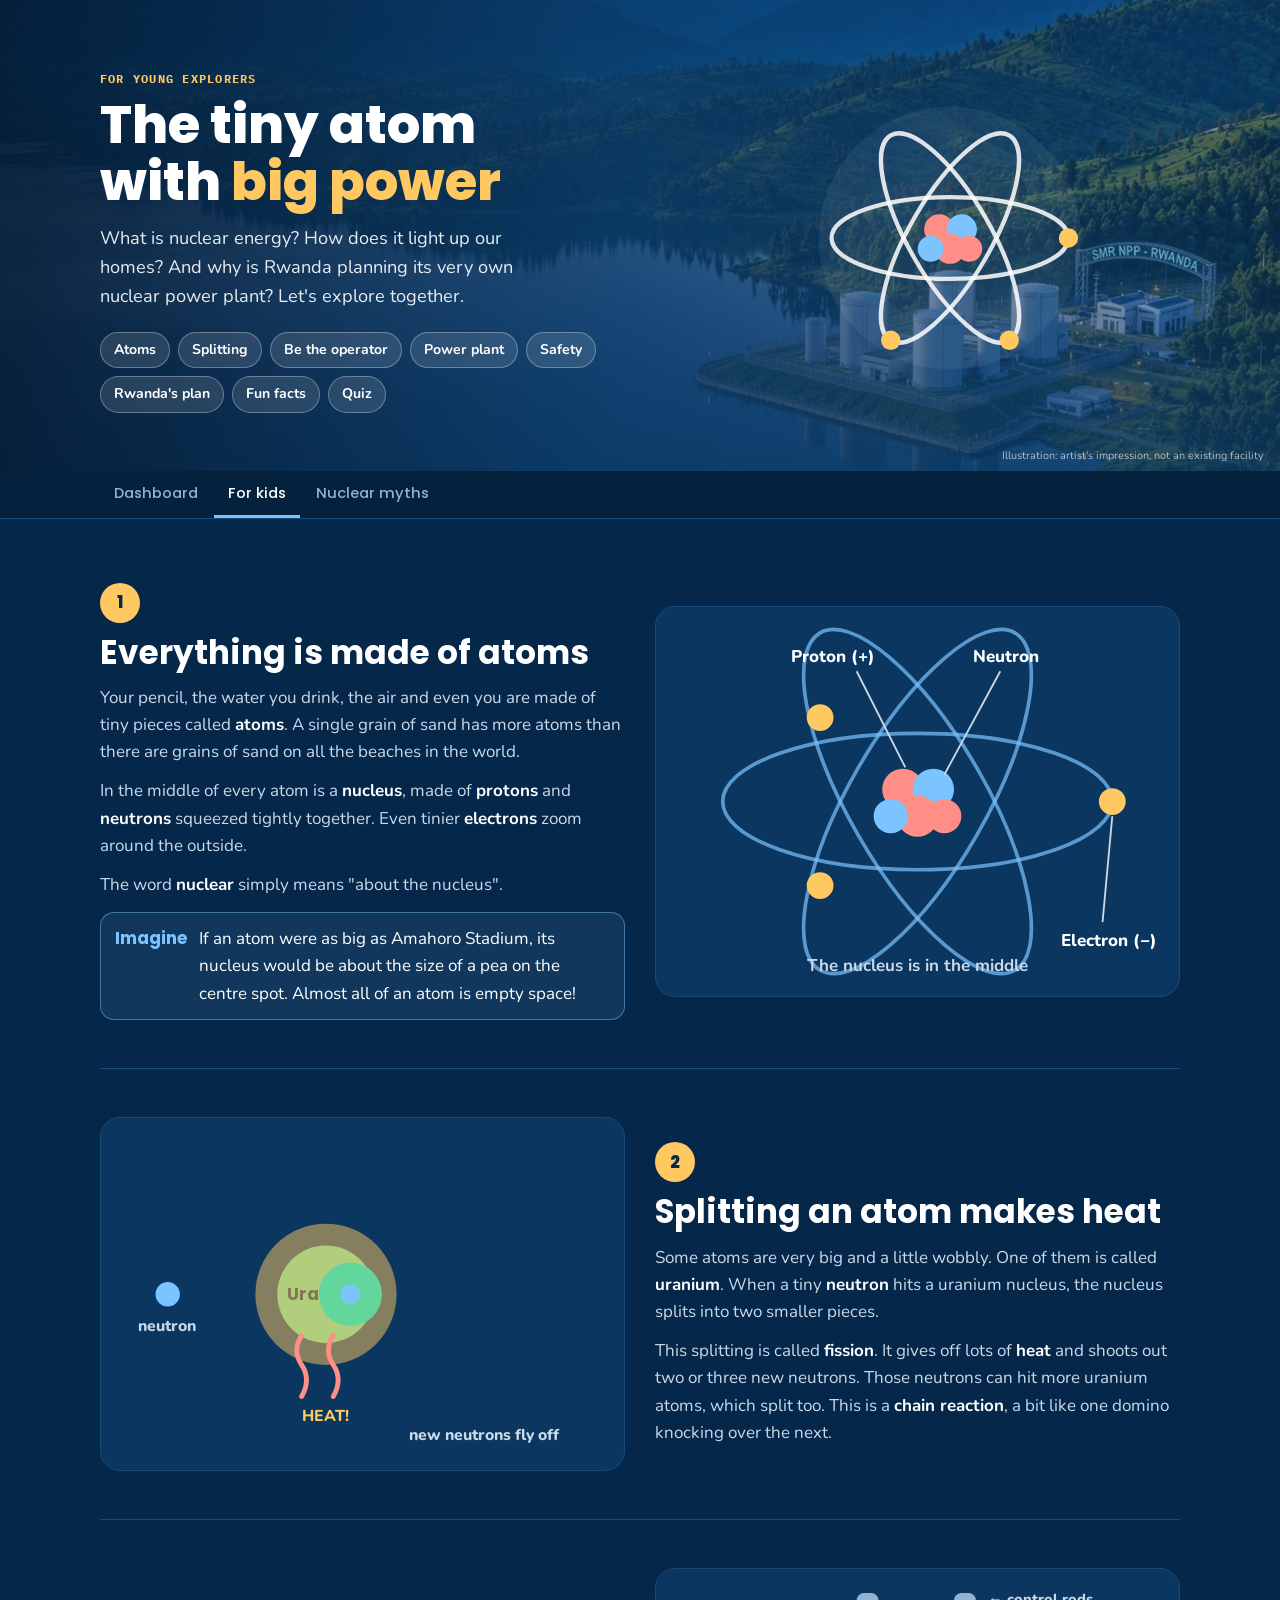
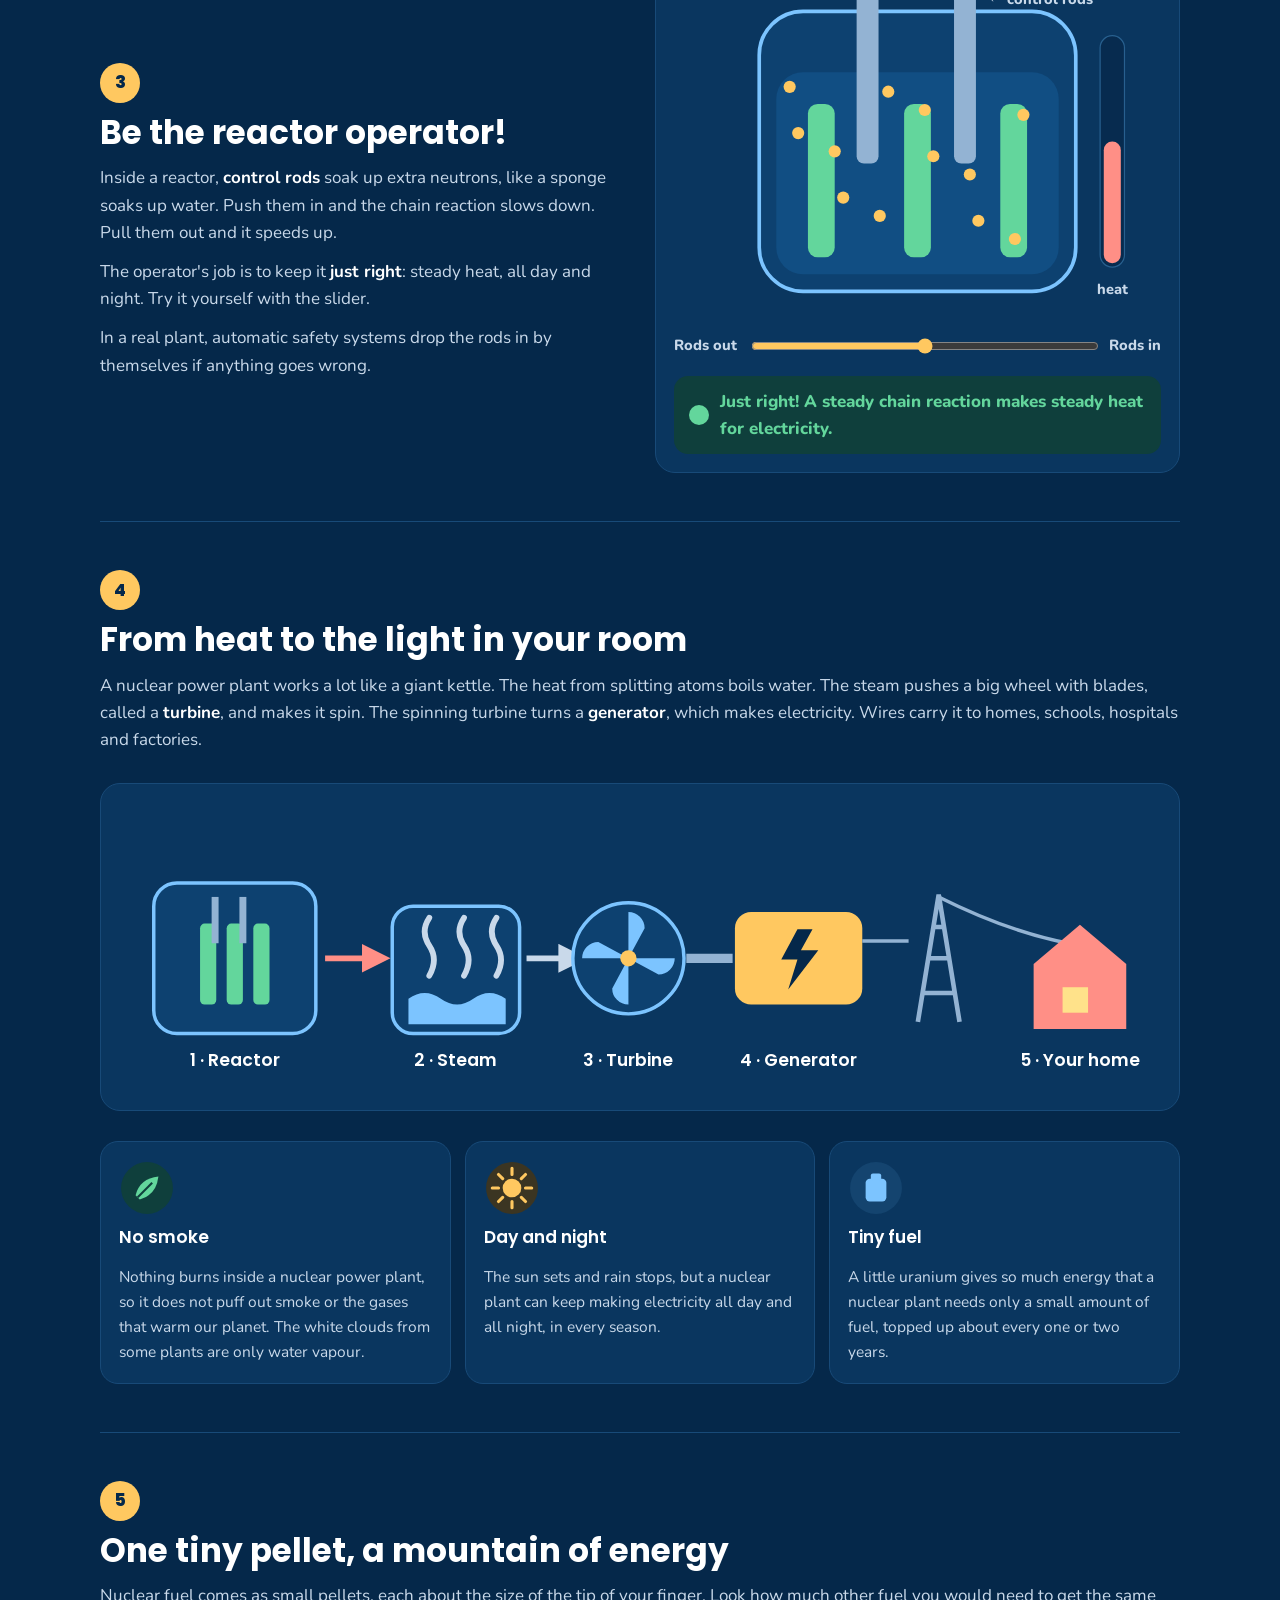
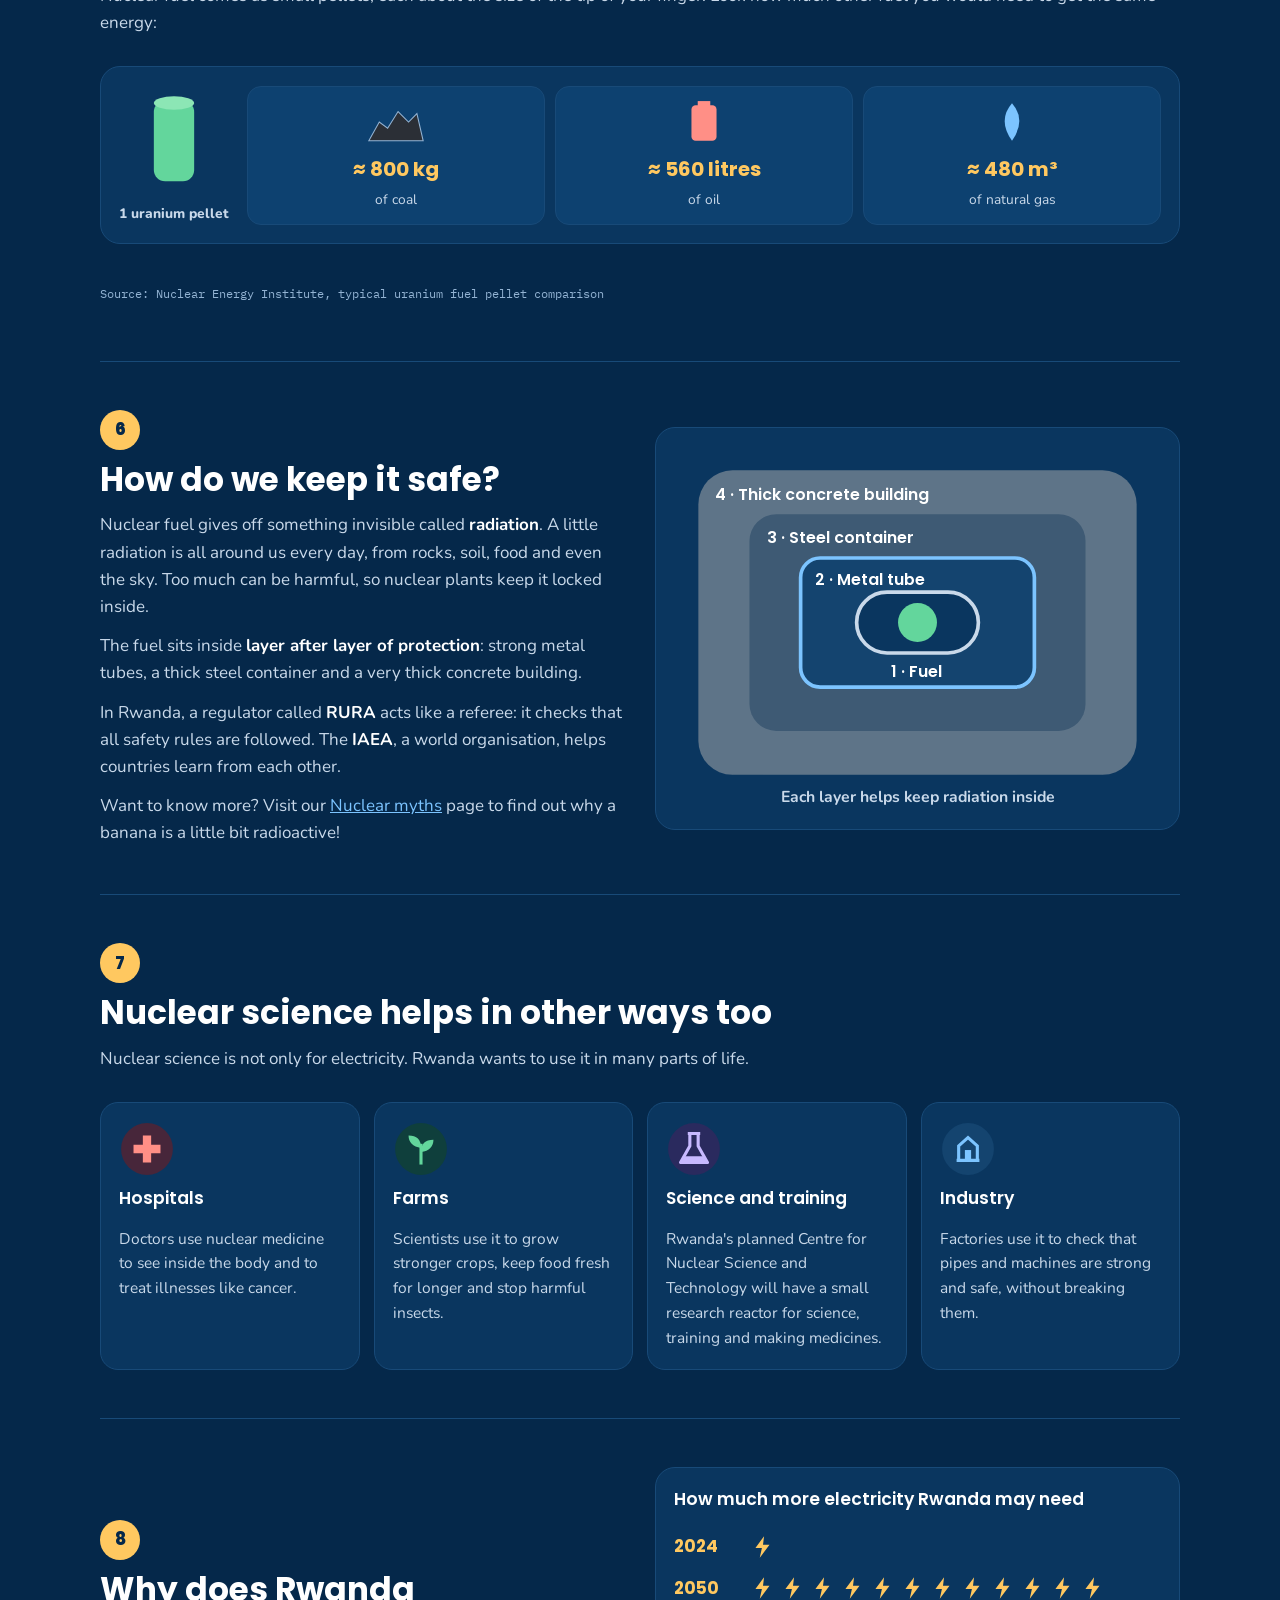
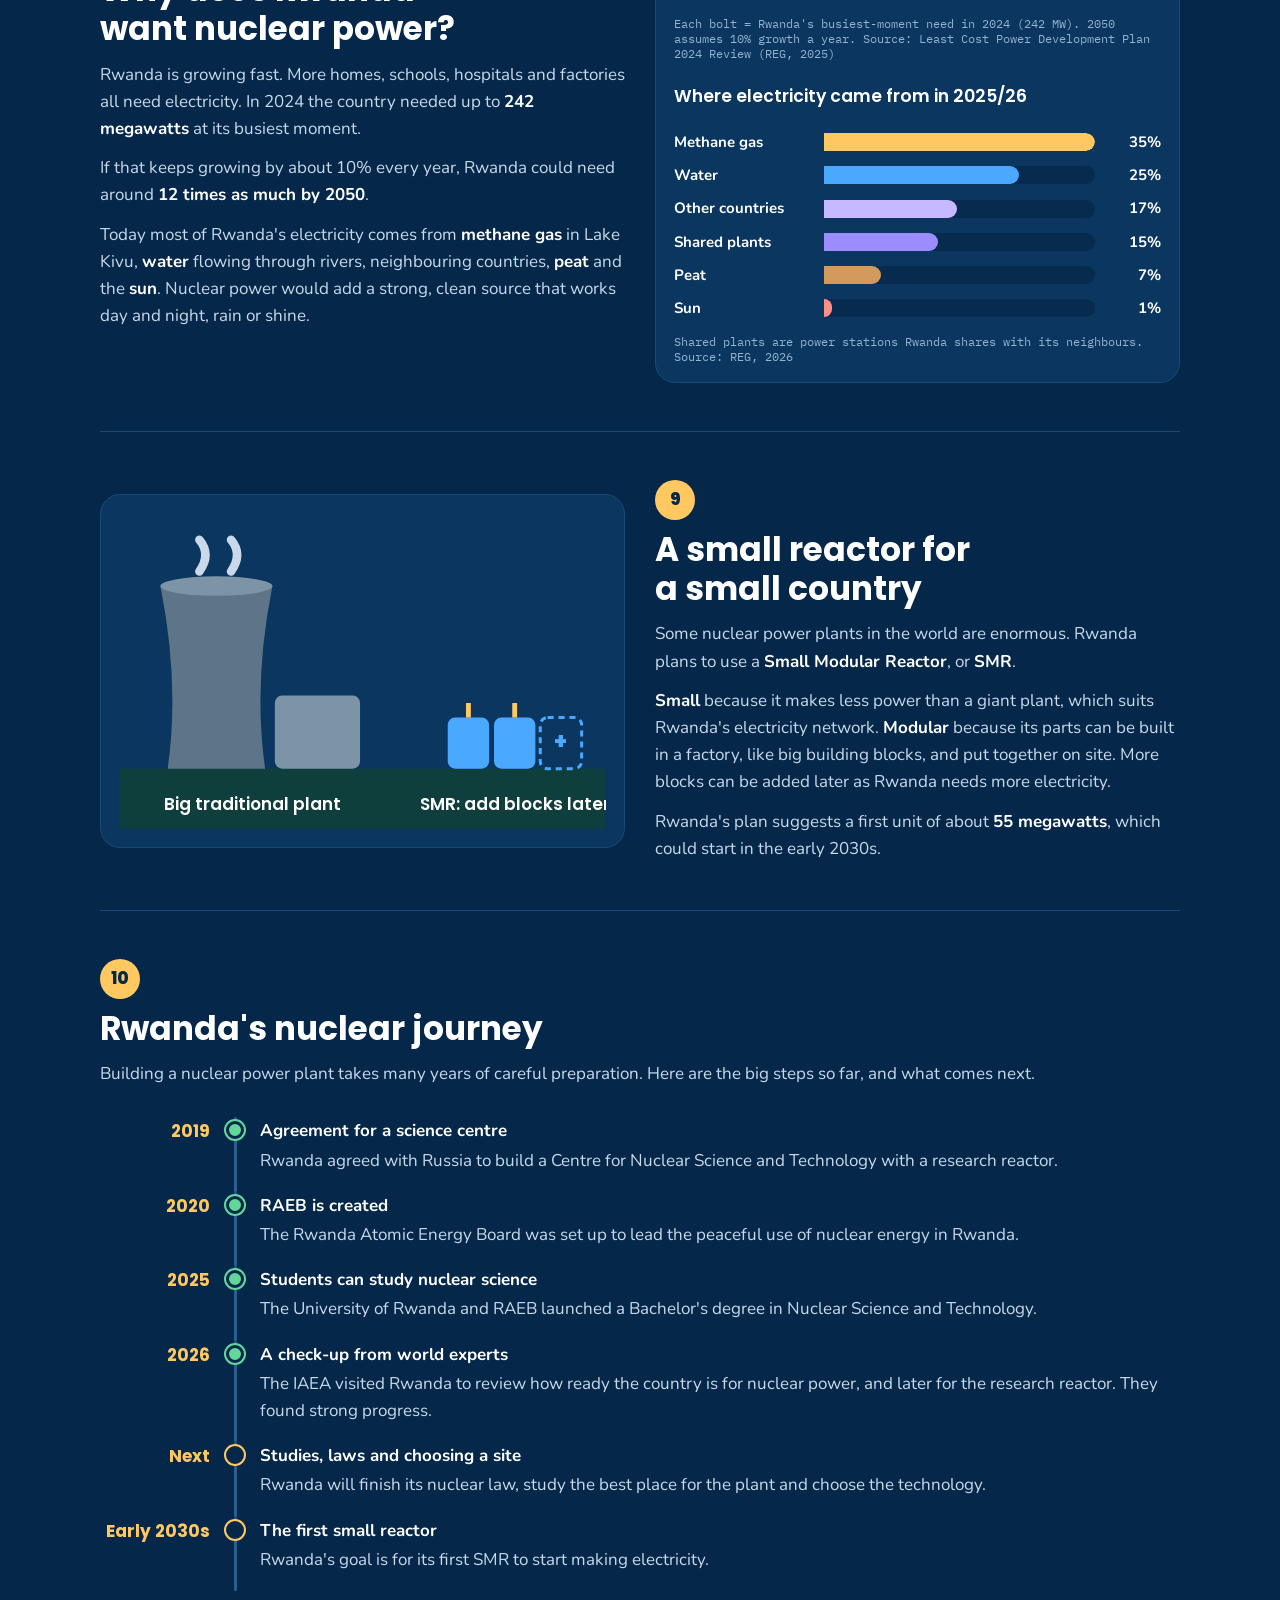
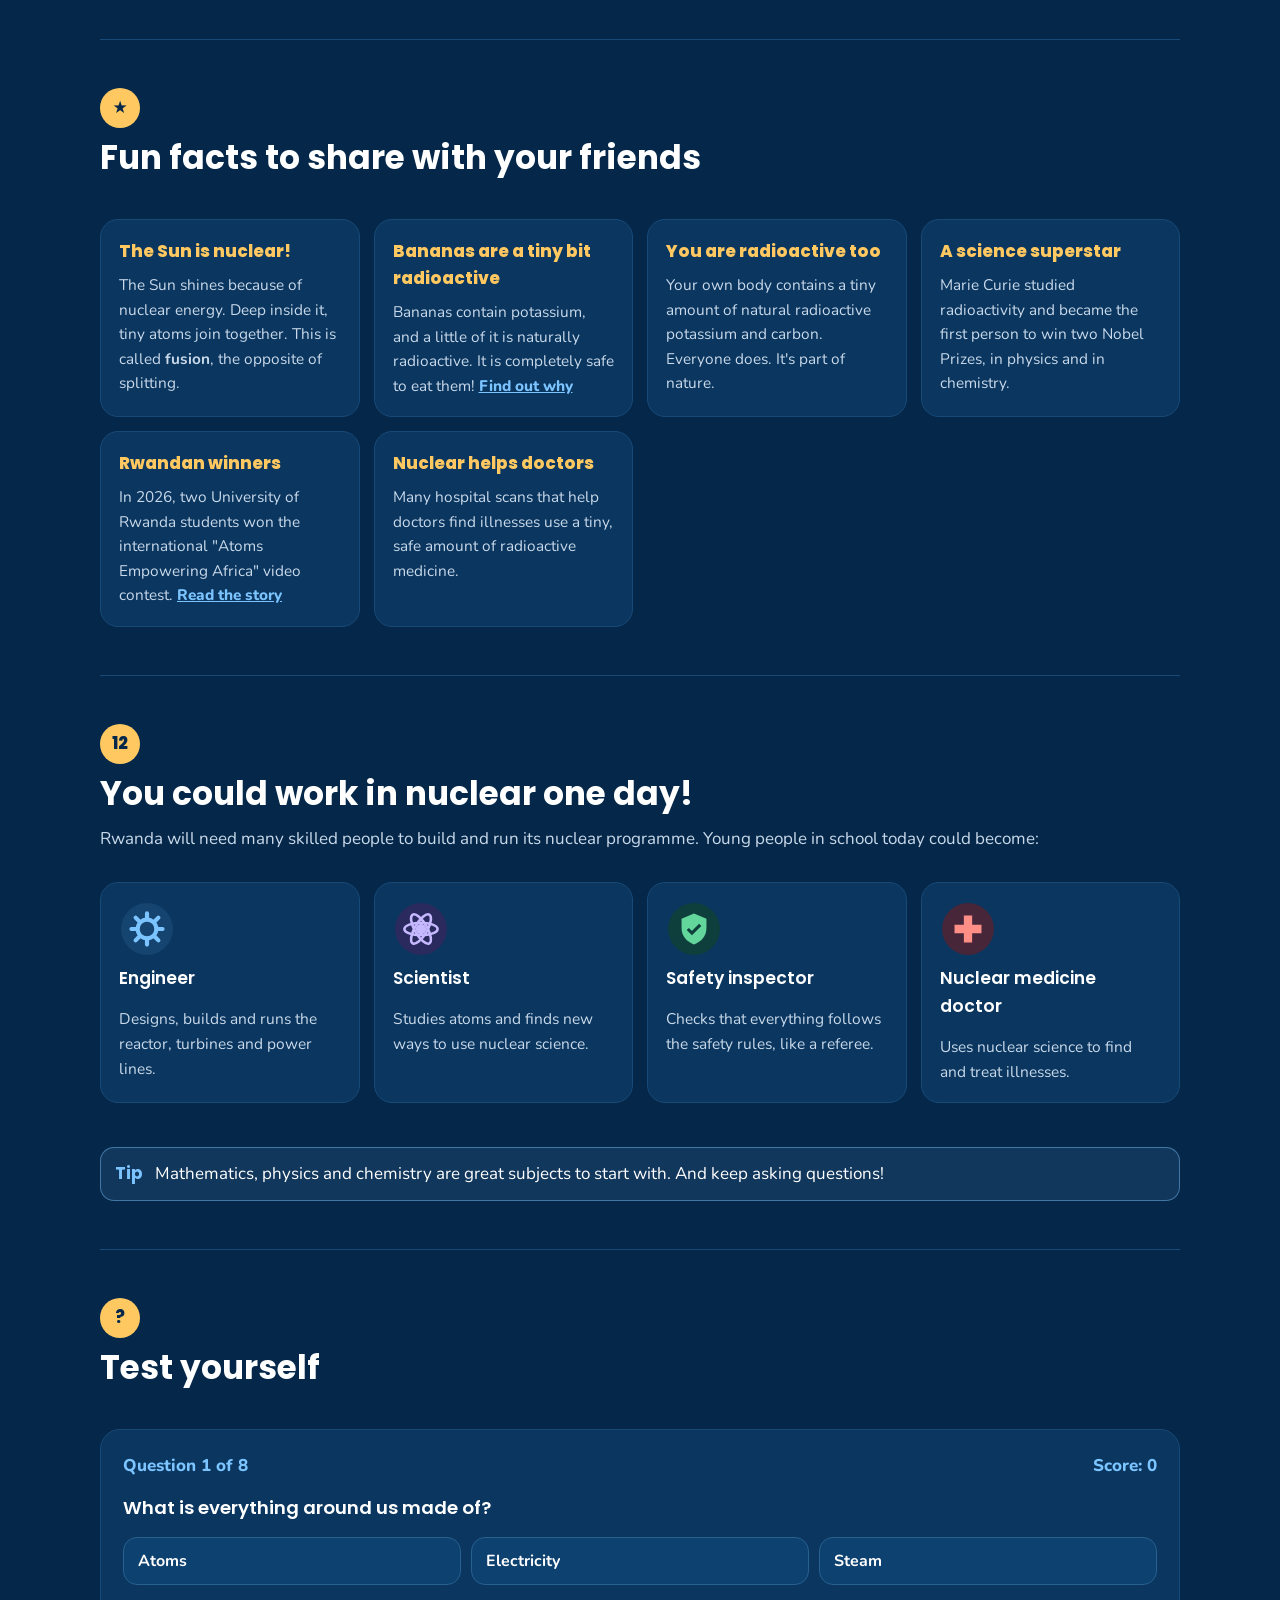
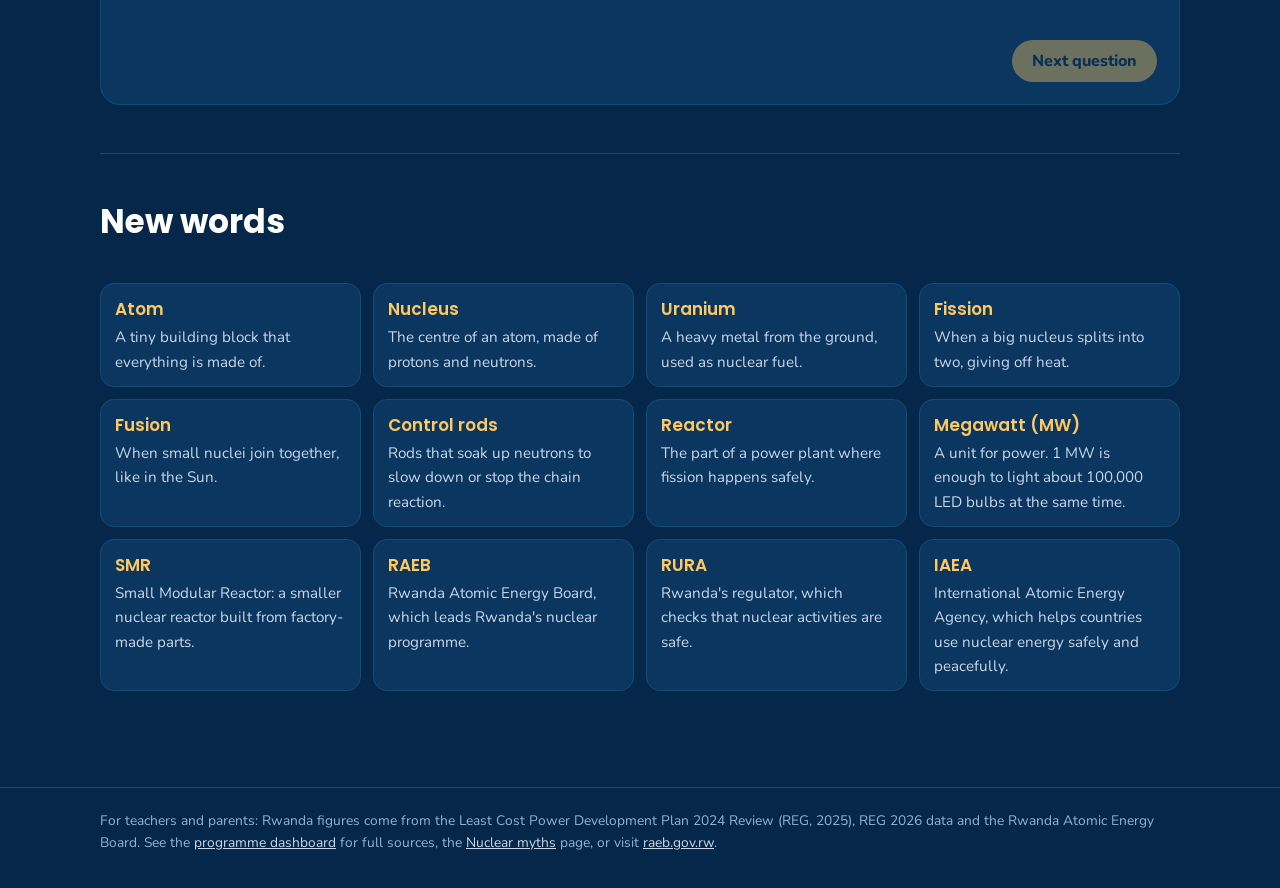
<file: kids.html>
<!doctype html>
<html lang="en">
<head>
<meta charset="utf-8">
<meta name="viewport" content="width=device-width, initial-scale=1, viewport-fit=cover">
<meta name="description" content="Nuclear energy explained for young people, and how Rwanda is planning its first nuclear power plant.">
<title>Nuclear Energy for Kids · Rwanda</title>
<link rel="preconnect" href="https://fonts.googleapis.com">
<link rel="stylesheet" href="https://fonts.googleapis.com/css2?family=Poppins:wght@500;600;700;800&family=Nunito:wght@400;600;700;800&family=IBM+Plex+Mono:wght@400;600&display=swap">
<link rel="stylesheet" href="pages.css">
<style>
/* kids-only pieces */
.stadium-note{display:flex;gap:10px;align-items:center;margin-top:10px;color:var(--ink-2);font-size:.92rem}
.reactor-ui{display:flex;flex-direction:column;gap:14px}
.slider-row{display:grid;grid-template-columns:auto 1fr auto;gap:12px;align-items:center;font-weight:800;font-size:.92rem;color:var(--ink-2)}
input[type=range]{width:100%;accent-color:var(--sun);height:28px}
.status{border-radius:14px;padding:12px 14px;font-weight:800;display:flex;gap:10px;align-items:center}
.status.hot{background:#47263a;color:var(--coral)}
.status.ok{background:#0f3f3c;color:var(--leaf)}
.status.off{background:#14446f;color:var(--sky)}
.status svg{flex:none;width:22px;height:22px}
.status span{min-width:0;flex:1}
.compare{display:grid;grid-template-columns:auto 1fr;gap:18px;align-items:center}
.compare .eq{display:grid;grid-template-columns:repeat(3,1fr);gap:10px}
.compare .eq div{background:var(--panel-2);border:1px solid var(--line);border-radius:14px;padding:12px;text-align:center}
.compare .eq b{display:block;font-family:var(--f-head);font-size:1.25rem;color:var(--sun)}
.compare .eq span{font-size:.86rem;color:var(--ink-2)}
.pellet{display:flex;flex-direction:column;align-items:center;gap:6px;font-weight:800;color:var(--ink-2);font-size:.86rem}
.growth{display:flex;flex-direction:column;gap:14px}
.grow-row{display:grid;grid-template-columns:64px 1fr;gap:12px;align-items:center}
.grow-row b{font-family:var(--f-head);color:var(--sun)}
.bolts{display:flex;flex-wrap:wrap;gap:4px}
.bolts svg{width:26px;height:26px}
.funfacts{display:grid;grid-template-columns:repeat(auto-fit,minmax(240px,1fr));gap:14px}
.ff{background:var(--panel);border:1px solid var(--line);border-radius:18px;padding:18px;display:flex;flex-direction:column;gap:8px}
.ff .big{font-family:var(--f-head);font-weight:800;font-size:1.05rem;color:var(--sun)}
.ff p{margin:0;color:var(--ink-2);font-size:.96rem}
.ff a{font-weight:800}
@media (prefers-reduced-motion:no-preference){
  .spin{transform-box:view-box;transform-origin:130px 130px;animation:spin 7s linear infinite}
  .spin.r{animation-direction:reverse;animation-duration:10s}
  .spin.s{animation-duration:13s}
  @keyframes spin{to{transform:rotate(360deg)}}
  .neutron-in{animation:nin 4s ease-in infinite}
  @keyframes nin{0%{transform:translateX(0);opacity:1}35%{transform:translateX(118px);opacity:1}40%,100%{opacity:0;transform:translateX(118px)}}
  .split-a{animation:sa 4s ease-out infinite} .split-b{animation:sb 4s ease-out infinite}
  @keyframes sa{0%,38%{transform:translate(0,0);opacity:0}42%{opacity:1}100%{transform:translate(70px,-46px);opacity:1}}
  @keyframes sb{0%,38%{transform:translate(0,0);opacity:0}42%{opacity:1}100%{transform:translate(70px,46px);opacity:1}}
  .whole{animation:wh 4s infinite} @keyframes wh{0%,38%{opacity:1}42%,100%{opacity:0}}
  .n-out{animation:no 4s ease-out infinite} @keyframes no{0%,40%{opacity:0;transform:translate(0,0)}45%{opacity:1}100%{opacity:1;transform:translate(var(--dx),var(--dy))}}
  .flash{animation:fl 4s infinite} @keyframes fl{0%,38%{opacity:0}42%{opacity:1}70%,100%{opacity:0}}
  .rot{transform-box:fill-box;transform-origin:center;animation:spin 2.2s linear infinite}
  .steam{animation:st 2s ease-in-out infinite} @keyframes st{0%{opacity:.25;transform:translateY(6px)}50%{opacity:.95}100%{opacity:.25;transform:translateY(-6px)}}
  .nd{animation:jig 1.6s ease-in-out infinite alternate}
  @keyframes jig{to{transform:translate(var(--jx),var(--jy))}}
}
@media (prefers-reduced-motion:reduce){ .whole{opacity:0} .split-a{transform:translate(70px,-46px)} .split-b{transform:translate(70px,46px)} .n-out{transform:translate(var(--dx),var(--dy))} .flash{opacity:.35} .neutron-in{transform:translateX(70px)} }
@media (max-width:760px){ .compare{grid-template-columns:1fr;justify-items:center} .compare .eq{grid-template-columns:1fr 1fr 1fr;width:100%} .compare .eq b{font-size:1.05rem} }
</style>
</head>
<body>

<header class="hero">
  <div class="hero-inner">
    <div>
      <span class="eyebrow">For young explorers</span>
      <h1>The tiny atom with <em>big power</em></h1>
      <p class="lead">What is nuclear energy? How does it light up our homes? And why is Rwanda planning its very own nuclear power plant? Let's explore together.</p>
      <nav class="chips" aria-label="Chapters">
        <a href="#atoms">Atoms</a><a href="#split">Splitting</a><a href="#operator">Be the operator</a><a href="#plant">Power plant</a><a href="#safe">Safety</a><a href="#rwanda">Rwanda's plan</a><a href="#facts">Fun facts</a><a href="#quiz">Quiz</a>
      </nav>
    </div>
    <div class="hero-art" aria-hidden="true">
      <svg viewBox="0 0 260 260" width="280" height="280">
        <circle cx="130" cy="130" r="122" fill="rgb(255 255 255 / .06)"/>
        <g class="spin"><ellipse cx="130" cy="130" rx="110" ry="38" fill="none" stroke="#ffffff" stroke-opacity=".85" stroke-width="4"/><circle cx="240" cy="130" r="9" fill="#ffc860"/></g>
        <g class="spin r"><ellipse cx="130" cy="130" rx="110" ry="38" fill="none" stroke="#ffffff" stroke-opacity=".85" stroke-width="4" transform="rotate(60 130 130)"/><circle cx="185" cy="225" r="9" fill="#ffc860"/></g>
        <g class="spin s"><ellipse cx="130" cy="130" rx="110" ry="38" fill="none" stroke="#ffffff" stroke-opacity=".85" stroke-width="4" transform="rotate(-60 130 130)"/><circle cx="75" cy="225" r="9" fill="#ffc860"/></g>
        <circle cx="120" cy="122" r="14" fill="#ff8f86"/><circle cx="141" cy="122" r="14" fill="#7cc4ff"/><circle cx="130" cy="140" r="14" fill="#ff8f86"/><circle cx="112" cy="140" r="12" fill="#7cc4ff"/><circle cx="148" cy="140" r="12" fill="#ff8f86"/>
      </svg>
    </div>
  </div>
  <span class="credit">Illustration: artist's impression, not an existing facility</span>
</header>

<nav class="sitebar" aria-label="Site">
  <div class="sitebar-inner">
    <a href="index.html">Dashboard</a>
    <a href="kids.html" aria-current="page">For kids</a>
    <a href="myths.html">Nuclear myths</a>
  </div>
</nav>

<main class="wrap">

<!-- 1 ATOMS -->
<section class="ch" id="atoms">
  <div class="txt">
    <span class="num">1</span>
    <h2>Everything is made of atoms</h2>
    <p>Your pencil, the water you drink, the air and even you are made of tiny pieces called <b>atoms</b>. A single grain of sand has more atoms than there are grains of sand on all the beaches in the world.</p>
    <p>In the middle of every atom is a <b>nucleus</b>, made of <b>protons</b> and <b>neutrons</b> squeezed tightly together. Even tinier <b>electrons</b> zoom around the outside.</p>
    <p>The word <b>nuclear</b> simply means "about the nucleus".</p>
    <div class="fact blue"><b>Imagine</b><span>If an atom were as big as Amahoro Stadium, its nucleus would be about the size of a pea on the centre spot. Almost all of an atom is empty space!</span></div>
  </div>
  <figure class="art">
    <svg viewBox="0 0 400 290" role="img" aria-label="Drawing of an atom: protons and neutrons in the nucleus in the middle, electrons circling around it">
      <g fill="none" stroke="#7cc4ff" stroke-opacity=".7" stroke-width="3">
        <ellipse cx="200" cy="145" rx="160" ry="56"/>
        <ellipse cx="200" cy="145" rx="160" ry="56" transform="rotate(60 200 145)"/>
        <ellipse cx="200" cy="145" rx="160" ry="56" transform="rotate(-60 200 145)"/>
      </g>
      <circle cx="360" cy="145" r="11" fill="#ffc860"/><circle cx="120" cy="76" r="11" fill="#ffc860"/><circle cx="120" cy="214" r="11" fill="#ffc860"/>
      <circle cx="188" cy="135" r="17" fill="#ff8f86"/><circle cx="213" cy="135" r="17" fill="#7cc4ff"/><circle cx="200" cy="157" r="17" fill="#ff8f86"/><circle cx="178" cy="157" r="14" fill="#7cc4ff"/><circle cx="222" cy="157" r="14" fill="#ff8f86"/>
      <g font-family="Nunito,sans-serif" font-weight="800" font-size="14" fill="#ffffff">
        <line x1="190" y1="117" x2="150" y2="38" stroke="#c9d9ea" stroke-width="1.5"/><text x="96" y="30">Proton (+)</text>
        <line x1="222" y1="123" x2="268" y2="38" stroke="#c9d9ea" stroke-width="1.5"/><text x="246" y="30">Neutron</text>
        <line x1="360" y1="157" x2="352" y2="244" stroke="#c9d9ea" stroke-width="1.5"/><text x="318" y="264">Electron (−)</text>
        <text x="200" y="284" text-anchor="middle" fill="#c9d9ea" font-weight="700">The nucleus is in the middle</text>
      </g>
    </svg>
  </figure>
</section>

<!-- 2 SPLITTING -->
<section class="ch flip" id="split">
  <div class="txt">
    <span class="num">2</span>
    <h2>Splitting an atom makes heat</h2>
    <p>Some atoms are very big and a little wobbly. One of them is called <b>uranium</b>. When a tiny <b>neutron</b> hits a uranium nucleus, the nucleus splits into two smaller pieces.</p>
    <p>This splitting is called <b>fission</b>. It gives off lots of <b>heat</b> and shoots out two or three new neutrons. Those neutrons can hit more uranium atoms, which split too. This is a <b>chain reaction</b>, a bit like one domino knocking over the next.</p>
  </div>
  <figure class="art">
    <svg viewBox="0 0 400 260" role="img" aria-label="Animation: a neutron hits a uranium nucleus, which splits into two smaller atoms, releasing heat and new neutrons">
      <circle class="neutron-in" cx="40" cy="130" r="10" fill="#7cc4ff"/>
      <text x="16" y="160" font-family="Nunito,sans-serif" font-weight="800" font-size="13" fill="#c9d9ea">neutron</text>
      <g class="whole"><circle cx="170" cy="130" r="40" fill="#63d69c"/><text x="170" y="135" text-anchor="middle" font-family="Poppins,sans-serif" font-weight="700" font-size="14" fill="#05284a">Uranium</text></g>
      <circle class="flash" cx="170" cy="130" r="58" fill="#ffc860" opacity=".5"/>
      <g class="split-a"><circle cx="190" cy="130" r="26" fill="#63d69c"/></g>
      <g class="split-b"><circle cx="190" cy="130" r="24" fill="#63d69c"/></g>
      <circle class="n-out" style="--dx:170px;--dy:-30px" cx="190" cy="130" r="8" fill="#7cc4ff"/>
      <circle class="n-out" style="--dx:180px;--dy:10px" cx="190" cy="130" r="8" fill="#7cc4ff"/>
      <circle class="n-out" style="--dx:160px;--dy:50px" cx="190" cy="130" r="8" fill="#7cc4ff"/>
      <text x="150" y="234" font-family="Nunito,sans-serif" font-weight="800" font-size="13" fill="#ffc860">HEAT!</text>
      <path d="M150 214 q8 -14 0 -26 q-8 -12 0 -24" stroke="#ff8f86" stroke-width="4" fill="none" stroke-linecap="round" class="steam"/>
      <path d="M176 214 q8 -14 0 -26 q-8 -12 0 -24" stroke="#ff8f86" stroke-width="4" fill="none" stroke-linecap="round" class="steam"/>
      <text x="300" y="250" text-anchor="middle" font-family="Nunito,sans-serif" font-weight="800" font-size="13" fill="#c9d9ea">new neutrons fly off</text>
    </svg>
  </figure>
</section>

<!-- 3 OPERATOR -->
<section class="ch" id="operator">
  <div class="txt">
    <span class="num">3</span>
    <h2>Be the reactor operator!</h2>
    <p>Inside a reactor, <b>control rods</b> soak up extra neutrons, like a sponge soaks up water. Push them in and the chain reaction slows down. Pull them out and it speeds up.</p>
    <p>The operator's job is to keep it <b>just right</b>: steady heat, all day and night. Try it yourself with the slider.</p>
    <p>In a real plant, automatic safety systems drop the rods in by themselves if anything goes wrong.</p>
  </div>
  <figure class="art reactor-ui">
    <svg id="reactor" viewBox="0 0 400 270" role="img" aria-label="Reactor with fuel rods and control rods. Move the slider to push control rods in or out.">
      <rect x="70" y="20" width="260" height="230" rx="36" fill="#0d4170" stroke="#7cc4ff" stroke-width="3"/>
      <rect x="84" y="70" width="232" height="166" rx="22" fill="#1c75bc" fill-opacity=".25"/>
      <g fill="#63d69c"><rect x="110" y="96" width="22" height="126" rx="8"/><rect x="189" y="96" width="22" height="126" rx="8"/><rect x="268" y="96" width="22" height="126" rx="8"/></g>
      <g id="rods" fill="#93b3d3"><rect x="150" y="-60" width="18" height="140" rx="6"/><rect x="230" y="-60" width="18" height="140" rx="6"/></g>
      <g id="neutrons" fill="#ffc860"></g>
      <g id="therm"><rect x="350" y="40" width="20" height="190" rx="10" fill="#072b4f" stroke="#28608f"/><rect id="heat" x="353" y="160" width="14" height="67" rx="7" fill="#ff8f86"/><text x="360" y="252" text-anchor="middle" font-family="Nunito,sans-serif" font-weight="800" font-size="12" fill="#c9d9ea">heat</text></g>
      <text x="258" y="14" font-family="Nunito,sans-serif" font-weight="800" font-size="12" fill="#c9d9ea">← control rods</text>
    </svg>
    <div class="slider-row"><span>Rods out</span><input id="rodslider" type="range" min="0" max="100" value="50" aria-label="Control rod position"><span>Rods in</span></div>
    <div id="status" class="status ok" aria-live="polite"></div>
  </figure>
</section>

<!-- 4 POWER PLANT -->
<section class="ch full" id="plant">
  <div class="txt">
    <span class="num">4</span>
    <h2>From heat to the light in your room</h2>
    <p>A nuclear power plant works a lot like a giant kettle. The heat from splitting atoms boils water. The steam pushes a big wheel with blades, called a <b>turbine</b>, and makes it spin. The spinning turbine turns a <b>generator</b>, which makes electricity. Wires carry it to homes, schools, hospitals and factories.</p>
  </div>
  <figure class="art">
    <svg viewBox="0 0 900 250" role="img" aria-label="The reactor heats water into steam, the steam spins a turbine, the turbine turns a generator, and power lines carry electricity to a house">
      <defs>
        <marker id="ar" viewBox="0 0 10 10" refX="5" refY="5" markerWidth="5" markerHeight="5" orient="auto"><path d="M0 0 L10 5 L0 10 z" fill="#ff8f86"/></marker>
        <marker id="ar2" viewBox="0 0 10 10" refX="5" refY="5" markerWidth="5" markerHeight="5" orient="auto"><path d="M0 0 L10 5 L0 10 z" fill="#c9d9ea"/></marker>
      </defs>
      <g font-family="Poppins,sans-serif" font-weight="600" font-size="15" fill="#ffffff" text-anchor="middle">
        <rect x="30" y="70" width="140" height="130" rx="20" fill="#0d4170" stroke="#7cc4ff" stroke-width="3"/>
        <rect x="70" y="105" width="14" height="70" rx="4" fill="#63d69c"/><rect x="93" y="105" width="14" height="70" rx="4" fill="#63d69c"/><rect x="116" y="105" width="14" height="70" rx="4" fill="#63d69c"/>
        <rect x="80" y="82" width="6" height="40" fill="#93b3d3"/><rect x="104" y="82" width="6" height="40" fill="#93b3d3"/>
        <text x="100" y="228">1 · Reactor</text>
        <path d="M178 135 h44" stroke="#ff8f86" stroke-width="5" marker-end="url(#ar)"/>
        <rect x="236" y="90" width="110" height="110" rx="18" fill="#0d4170" stroke="#7cc4ff" stroke-width="3"/>
        <path d="M250 170 q14 -10 28 0 t28 0 t28 0 v22 h-84 z" fill="#7cc4ff"/>
        <path class="steam" d="M268 150 q8 -14 0 -26 q-8 -12 0 -24" stroke="#c9d9ea" stroke-width="5" fill="none" stroke-linecap="round"/>
        <path class="steam" d="M298 150 q8 -14 0 -26 q-8 -12 0 -24" stroke="#c9d9ea" stroke-width="5" fill="none" stroke-linecap="round"/>
        <path class="steam" d="M326 150 q8 -14 0 -26 q-8 -12 0 -24" stroke="#c9d9ea" stroke-width="5" fill="none" stroke-linecap="round"/>
        <text x="291" y="228">2 · Steam</text>
        <path d="M352 135 h40" stroke="#c9d9ea" stroke-width="5" marker-end="url(#ar2)"/>
        <circle cx="440" cy="135" r="48" fill="#0d4170" stroke="#7cc4ff" stroke-width="3"/>
        <g class="rot"><path d="M440 135 l0 -40 a14 14 0 0 1 14 14 z M440 135 l40 0 a14 14 0 0 1 -14 14 z M440 135 l0 40 a14 14 0 0 1 -14 -14 z M440 135 l-40 0 a14 14 0 0 1 14 -14 z" fill="#7cc4ff"/></g>
        <circle cx="440" cy="135" r="7" fill="#ffc860"/>
        <text x="440" y="228">3 · Turbine</text>
        <path d="M490 135 h40" stroke="#93b3d3" stroke-width="8"/>
        <rect x="532" y="95" width="110" height="80" rx="14" fill="#ffc860"/>
        <path d="M586 110 l-14 26 h14 l-8 26 l26 -34 h-15 l10 -18 z" fill="#05284a"/>
        <text x="587" y="228">4 · Generator</text>
        <path d="M642 120 h40" stroke="#93b3d3" stroke-width="3"/>
        <path d="M690 190 l18 -110 l18 110 M694 165 h28 M699 135 h18 M702 108 h12" stroke="#93b3d3" stroke-width="4" fill="none"/>
        <path d="M708 82 q60 30 112 40" stroke="#93b3d3" stroke-width="3" fill="none"/>
        <path d="M790 140 l40 -34 l40 34 v56 h-80 z" fill="#ff8f86"/>
        <rect x="815" y="160" width="22" height="22" fill="#ffe28a"/>
        <text x="830" y="228">5 · Your home</text>
      </g>
    </svg>
  </figure>
  <div class="cards">
    <div class="card">
      <svg class="ic" viewBox="0 0 54 54" aria-hidden="true"><circle cx="27" cy="27" r="25" fill="#0f3f3c"/><path d="M16 34 q4 -16 22 -18 q-2 18 -18 22 z" fill="#63d69c"/><path d="M18 36 l14 -14" stroke="#0f3f3c" stroke-width="2"/></svg>
      <h3>No smoke</h3><p>Nothing burns inside a nuclear power plant, so it does not puff out smoke or the gases that warm our planet. The white clouds from some plants are only water vapour.</p>
    </div>
    <div class="card">
      <svg class="ic" viewBox="0 0 54 54" aria-hidden="true"><circle cx="27" cy="27" r="25" fill="#3b3522"/><circle cx="27" cy="27" r="9" fill="#ffc860"/><g stroke="#ffc860" stroke-width="3" stroke-linecap="round"><path d="M27 8v6M27 40v6M8 27h6M40 27h6M14 14l4 4M36 36l4 4M40 14l-4 4M14 40l4-4"/></g></svg>
      <h3>Day and night</h3><p>The sun sets and rain stops, but a nuclear plant can keep making electricity all day and all night, in every season.</p>
    </div>
    <div class="card">
      <svg class="ic" viewBox="0 0 54 54" aria-hidden="true"><circle cx="27" cy="27" r="25" fill="#14446f"/><rect x="17" y="18" width="20" height="22" rx="4" fill="#7cc4ff"/><rect x="22" y="13" width="10" height="7" rx="2" fill="#7cc4ff"/></svg>
      <h3>Tiny fuel</h3><p>A little uranium gives so much energy that a nuclear plant needs only a small amount of fuel, topped up about every one or two years.</p>
    </div>
  </div>
</section>

<!-- 5 PELLET -->
<section class="ch full" id="pellet">
  <div class="txt">
    <span class="num">5</span>
    <h2>One tiny pellet, a mountain of energy</h2>
    <p>Nuclear fuel comes as small pellets, each about the size of the tip of your finger. Look how much other fuel you would need to get the same energy:</p>
  </div>
  <div class="art compare">
    <div class="pellet">
      <svg viewBox="0 0 80 100" width="90" height="112" aria-hidden="true"><rect x="22" y="14" width="36" height="72" rx="10" fill="#63d69c"/><ellipse cx="40" cy="16" rx="18" ry="6" fill="#8ce6b5"/></svg>
      1 uranium pellet
    </div>
    <div class="eq">
      <div><svg viewBox="0 0 60 44" width="64" height="46" aria-hidden="true"><path d="M4 40 l10 -18 l8 6 l10 -16 l10 10 l8 -8 l6 26 z" fill="#2b2f36" stroke="#93b3d3"/></svg><b>≈ 800 kg</b><span>of coal</span></div>
      <div><svg viewBox="0 0 60 44" width="64" height="46" aria-hidden="true"><rect x="18" y="6" width="24" height="34" rx="4" fill="#ff8f86"/><rect x="24" y="2" width="12" height="6" fill="#ff8f86"/></svg><b>≈ 560 litres</b><span>of oil</span></div>
      <div><svg viewBox="0 0 60 44" width="64" height="46" aria-hidden="true"><path d="M30 4 q14 16 0 36 q-14 -20 0 -36 z" fill="#7cc4ff"/></svg><b>≈ 480 m³</b><span>of natural gas</span></div>
    </div>
  </div>
  <p class="src">Source: Nuclear Energy Institute, typical uranium fuel pellet comparison</p>
</section>

<!-- 6 SAFETY -->
<section class="ch" id="safe">
  <div class="txt">
    <span class="num">6</span>
    <h2>How do we keep it safe?</h2>
    <p>Nuclear fuel gives off something invisible called <b>radiation</b>. A little radiation is all around us every day, from rocks, soil, food and even the sky. Too much can be harmful, so nuclear plants keep it locked inside.</p>
    <p>The fuel sits inside <b>layer after layer of protection</b>: strong metal tubes, a thick steel container and a very thick concrete building.</p>
    <p>In Rwanda, a regulator called <b>RURA</b> acts like a referee: it checks that all safety rules are followed. The <b>IAEA</b>, a world organisation, helps countries learn from each other.</p>
    <p>Want to know more? Visit our <a href="myths.html">Nuclear myths</a> page to find out why a banana is a little bit radioactive!</p>
  </div>
  <figure class="art">
    <svg viewBox="0 0 400 300" role="img" aria-label="Layers of protection around nuclear fuel: fuel, metal tube, steel container, concrete building">
      <rect x="20" y="20" width="360" height="250" rx="28" fill="#5e7488"/>
      <rect x="62" y="56" width="276" height="178" rx="22" fill="#3e5a74"/>
      <rect x="104" y="92" width="192" height="106" rx="16" fill="#14446f" stroke="#7cc4ff" stroke-width="3"/>
      <rect x="150" y="120" width="100" height="50" rx="25" fill="#0a365f" stroke="#c9d9ea" stroke-width="3"/>
      <circle cx="200" cy="145" r="16" fill="#63d69c"/>
      <g font-family="Poppins,sans-serif" font-weight="600" font-size="13" fill="#ffffff">
        <text x="34" y="44">4 · Thick concrete building</text>
        <text x="76" y="80">3 · Steel container</text>
        <text x="116" y="114">2 · Metal tube</text>
        <text x="178" y="190">1 · Fuel</text>
      </g>
      <text x="200" y="292" text-anchor="middle" font-family="Nunito,sans-serif" font-weight="700" font-size="13" fill="#c9d9ea">Each layer helps keep radiation inside</text>
    </svg>
  </figure>
</section>

<!-- 7 OTHER USES -->
<section class="ch full" id="uses">
  <div class="txt">
    <span class="num">7</span>
    <h2>Nuclear science helps in other ways too</h2>
    <p>Nuclear science is not only for electricity. Rwanda wants to use it in many parts of life.</p>
  </div>
  <div class="cards">
    <div class="card"><svg class="ic" viewBox="0 0 54 54" aria-hidden="true"><circle cx="27" cy="27" r="25" fill="#47263a"/><path d="M23 14h8v9h9v8h-9v9h-8v-9h-9v-8h9z" fill="#ff8f86"/></svg><h3>Hospitals</h3><p>Doctors use nuclear medicine to see inside the body and to treat illnesses like cancer.</p></div>
    <div class="card"><svg class="ic" viewBox="0 0 54 54" aria-hidden="true"><circle cx="27" cy="27" r="25" fill="#0f3f3c"/><path d="M27 42V22" stroke="#63d69c" stroke-width="3"/><path d="M27 26 q-12 -2 -12 -12 q12 0 12 12 M27 30 q12 -2 12 -12 q-12 0 -12 12" fill="#63d69c"/></svg><h3>Farms</h3><p>Scientists use it to grow stronger crops, keep food fresh for longer and stop harmful insects.</p></div>
    <div class="card"><svg class="ic" viewBox="0 0 54 54" aria-hidden="true"><circle cx="27" cy="27" r="25" fill="#2a2a5e"/><path d="M21 12h12M23 12v12l-9 16h26l-9-16V12" fill="none" stroke="#c7b9ff" stroke-width="3" stroke-linejoin="round"/><path d="M18 34h18l3 6H15z" fill="#c7b9ff"/></svg><h3>Science and training</h3><p>Rwanda's planned Centre for Nuclear Science and Technology will have a small research reactor for science, training and making medicines.</p></div>
    <div class="card"><svg class="ic" viewBox="0 0 54 54" aria-hidden="true"><circle cx="27" cy="27" r="25" fill="#14446f"/><path d="M16 38h22M18 38V24l9-8 9 8v14" fill="none" stroke="#7cc4ff" stroke-width="3"/><rect x="24" y="28" width="6" height="10" fill="#7cc4ff"/></svg><h3>Industry</h3><p>Factories use it to check that pipes and machines are strong and safe, without breaking them.</p></div>
  </div>
</section>

<!-- 8 RWANDA -->
<section class="ch" id="rwanda">
  <div class="txt">
    <span class="num">8</span>
    <h2>Why does Rwanda want nuclear power?</h2>
    <p>Rwanda is growing fast. More homes, schools, hospitals and factories all need electricity. In 2024 the country needed up to <b>242 megawatts</b> at its busiest moment.</p>
    <p>If that keeps growing by about 10% every year, Rwanda could need around <b>12 times as much by 2050</b>.</p>
    <p>Today most of Rwanda's electricity comes from <b>methane gas</b> in Lake Kivu, <b>water</b> flowing through rivers, neighbouring countries, <b>peat</b> and the <b>sun</b>. Nuclear power would add a strong, clean source that works day and night, rain or shine.</p>
  </div>
  <div class="art growth">
    <h3>How much more electricity Rwanda may need</h3>
    <div class="grow-row"><b>2024</b><div class="bolts" id="b2024"></div></div>
    <div class="grow-row"><b>2050</b><div class="bolts" id="b2050"></div></div>
    <p class="src" style="margin:0">Each bolt = Rwanda's busiest-moment need in 2024 (242 MW). 2050 assumes 10% growth a year. Source: Least Cost Power Development Plan 2024 Review (REG, 2025)</p>
    <h3 style="margin-top:8px">Where electricity came from in 2025/26</h3>
    <div class="bars" role="img" aria-label="Methane gas 35%, water 25%, other countries 17%, shared plants 15%, peat 7%, sun 1%">
      <div class="bar-row"><span>Methane gas</span><span class="bar-track"><span class="bar-fill" style="width:100%;background:#ffc860"></span></span><span>35%</span></div>
      <div class="bar-row"><span>Water</span><span class="bar-track"><span class="bar-fill" style="width:72%;background:#4aa8ff"></span></span><span>25%</span></div>
      <div class="bar-row"><span>Other countries</span><span class="bar-track"><span class="bar-fill" style="width:49%;background:#c7b9ff"></span></span><span>17%</span></div>
      <div class="bar-row"><span>Shared plants</span><span class="bar-track"><span class="bar-fill" style="width:42%;background:#9b8cff"></span></span><span>15%</span></div>
      <div class="bar-row"><span>Peat</span><span class="bar-track"><span class="bar-fill" style="width:21%;background:#d39a5c"></span></span><span>7%</span></div>
      <div class="bar-row"><span>Sun</span><span class="bar-track"><span class="bar-fill" style="width:3%;background:#ff8f86"></span></span><span>1%</span></div>
    </div>
    <p class="src" style="margin:0">Shared plants are power stations Rwanda shares with its neighbours. Source: REG, 2026</p>
  </div>
</section>

<!-- 9 SMR -->
<section class="ch flip" id="smr">
  <div class="txt">
    <span class="num">9</span>
    <h2>A small reactor for a small country</h2>
    <p>Some nuclear power plants in the world are enormous. Rwanda plans to use a <b>Small Modular Reactor</b>, or <b>SMR</b>.</p>
    <p><b>Small</b> because it makes less power than a giant plant, which suits Rwanda's electricity network. <b>Modular</b> because its parts can be built in a factory, like big building blocks, and put together on site. More blocks can be added later as Rwanda needs more electricity.</p>
    <p>Rwanda's plan suggests a first unit of about <b>55 megawatts</b>, which could start in the early 2030s.</p>
  </div>
  <figure class="art">
    <svg viewBox="0 0 400 260" role="img" aria-label="A large traditional nuclear plant next to a much smaller modular reactor made of blocks">
      <rect x="0" y="210" width="400" height="50" fill="#0f3f3c"/>
      <path d="M40 210 q10 -70 -6 -150 h92 q-16 80 -6 150 z" fill="#5e7488"/>
      <ellipse cx="80" cy="60" rx="46" ry="8" fill="#7d93a6"/>
      <path class="steam" d="M66 48 q10 -14 0 -26 M92 48 q10 -14 0 -26" stroke="#c9d9ea" stroke-width="7" stroke-linecap="round" fill="none"/>
      <rect x="128" y="150" width="70" height="60" rx="6" fill="#7d93a6"/>
      <text x="110" y="244" text-anchor="middle" font-family="Poppins,sans-serif" font-weight="600" font-size="14" fill="#ffffff">Big traditional plant</text>
      <rect x="270" y="168" width="34" height="42" rx="6" fill="#4aa8ff"/>
      <rect x="308" y="168" width="34" height="42" rx="6" fill="#4aa8ff"/>
      <rect x="346" y="168" width="34" height="42" rx="6" fill="none" stroke="#4aa8ff" stroke-width="2.5" stroke-dasharray="5 4"/>
      <text x="363" y="194" text-anchor="middle" font-family="Poppins,sans-serif" font-weight="800" font-size="18" fill="#4aa8ff">+</text>
      <path d="M287 168 v-12 M325 168 v-12" stroke="#ffc860" stroke-width="4"/>
      <text x="325" y="244" text-anchor="middle" font-family="Poppins,sans-serif" font-weight="600" font-size="14" fill="#ffffff">SMR: add blocks later</text>
    </svg>
  </figure>
</section>

<!-- 10 JOURNEY -->
<section class="ch full" id="journey">
  <div class="txt">
    <span class="num">10</span>
    <h2>Rwanda's nuclear journey</h2>
    <p>Building a nuclear power plant takes many years of careful preparation. Here are the big steps so far, and what comes next.</p>
  </div>
  <div class="tl">
    <div class="tl-item"><div class="tl-y">2019</div><div class="tl-rail"><span class="tl-dot"></span></div><div class="tl-b"><b>Agreement for a science centre</b><p>Rwanda agreed with Russia to build a Centre for Nuclear Science and Technology with a research reactor.</p></div></div>
    <div class="tl-item"><div class="tl-y">2020</div><div class="tl-rail"><span class="tl-dot"></span></div><div class="tl-b"><b>RAEB is created</b><p>The Rwanda Atomic Energy Board was set up to lead the peaceful use of nuclear energy in Rwanda.</p></div></div>
    <div class="tl-item"><div class="tl-y">2025</div><div class="tl-rail"><span class="tl-dot"></span></div><div class="tl-b"><b>Students can study nuclear science</b><p>The University of Rwanda and RAEB launched a Bachelor's degree in Nuclear Science and Technology.</p></div></div>
    <div class="tl-item"><div class="tl-y">2026</div><div class="tl-rail"><span class="tl-dot"></span></div><div class="tl-b"><b>A check-up from world experts</b><p>The IAEA visited Rwanda to review how ready the country is for nuclear power, and later for the research reactor. They found strong progress.</p></div></div>
    <div class="tl-item"><div class="tl-y">Next</div><div class="tl-rail"><span class="tl-dot next"></span></div><div class="tl-b"><b>Studies, laws and choosing a site</b><p>Rwanda will finish its nuclear law, study the best place for the plant and choose the technology.</p></div></div>
    <div class="tl-item"><div class="tl-y">Early 2030s</div><div class="tl-rail"><span class="tl-dot next"></span></div><div class="tl-b"><b>The first small reactor</b><p>Rwanda's goal is for its first SMR to start making electricity.</p></div></div>
  </div>
</section>

<!-- 11 FUN FACTS -->
<section class="ch full" id="facts">
  <div class="txt">
    <span class="num">★</span>
    <h2>Fun facts to share with your friends</h2>
  </div>
  <div class="funfacts">
    <div class="ff"><span class="big">The Sun is nuclear!</span><p>The Sun shines because of nuclear energy. Deep inside it, tiny atoms join together. This is called <b>fusion</b>, the opposite of splitting.</p></div>
    <div class="ff"><span class="big">Bananas are a tiny bit radioactive</span><p>Bananas contain potassium, and a little of it is naturally radioactive. It is completely safe to eat them! <a href="myths.html#banana">Find out why</a></p></div>
    <div class="ff"><span class="big">You are radioactive too</span><p>Your own body contains a tiny amount of natural radioactive potassium and carbon. Everyone does. It's part of nature.</p></div>
    <div class="ff"><span class="big">A science superstar</span><p>Marie Curie studied radioactivity and became the first person to win two Nobel Prizes, in physics and in chemistry.</p></div>
    <div class="ff"><span class="big">Rwandan winners</span><p>In 2026, two University of Rwanda students won the international "Atoms Empowering Africa" video contest. <a href="https://www.raeb.gov.rw/updates/news-detail/university-of-rwanda-students-win-international-atoms-empowering-africa-video-contest-2026" target="_blank" rel="noopener">Read the story</a></p></div>
    <div class="ff"><span class="big">Nuclear helps doctors</span><p>Many hospital scans that help doctors find illnesses use a tiny, safe amount of radioactive medicine.</p></div>
  </div>
</section>

<!-- 12 CAREERS -->
<section class="ch full" id="you">
  <div class="txt">
    <span class="num">12</span>
    <h2>You could work in nuclear one day!</h2>
    <p>Rwanda will need many skilled people to build and run its nuclear programme. Young people in school today could become:</p>
  </div>
  <div class="cards">
    <div class="card"><svg class="ic" viewBox="0 0 54 54" aria-hidden="true"><circle cx="27" cy="27" r="25" fill="#14446f"/><circle cx="27" cy="27" r="9" fill="none" stroke="#7cc4ff" stroke-width="4"/><g stroke="#7cc4ff" stroke-width="4" stroke-linecap="round"><path d="M27 12v4M27 38v4M12 27h4M38 27h4M16 16l3 3M35 35l3 3M38 16l-3 3M16 38l3-3"/></g></svg><h3>Engineer</h3><p>Designs, builds and runs the reactor, turbines and power lines.</p></div>
    <div class="card"><svg class="ic" viewBox="0 0 54 54" aria-hidden="true"><circle cx="27" cy="27" r="25" fill="#2a2a5e"/><circle cx="27" cy="27" r="5" fill="#c7b9ff"/><ellipse cx="27" cy="27" rx="16" ry="6" fill="none" stroke="#c7b9ff" stroke-width="2.5"/><ellipse cx="27" cy="27" rx="16" ry="6" fill="none" stroke="#c7b9ff" stroke-width="2.5" transform="rotate(60 27 27)"/><ellipse cx="27" cy="27" rx="16" ry="6" fill="none" stroke="#c7b9ff" stroke-width="2.5" transform="rotate(-60 27 27)"/></svg><h3>Scientist</h3><p>Studies atoms and finds new ways to use nuclear science.</p></div>
    <div class="card"><svg class="ic" viewBox="0 0 54 54" aria-hidden="true"><circle cx="27" cy="27" r="25" fill="#0f3f3c"/><path d="M27 12 l12 5 v9 c0 8 -5 13 -12 16 c-7 -3 -12 -8 -12 -16 v-9 z" fill="#63d69c"/><path d="M21 27 l4 4 l8 -8" stroke="#0f3f3c" stroke-width="3" fill="none"/></svg><h3>Safety inspector</h3><p>Checks that everything follows the safety rules, like a referee.</p></div>
    <div class="card"><svg class="ic" viewBox="0 0 54 54" aria-hidden="true"><circle cx="27" cy="27" r="25" fill="#47263a"/><path d="M23 14h8v9h9v8h-9v9h-8v-9h-9v-8h9z" fill="#ff8f86"/></svg><h3>Nuclear medicine doctor</h3><p>Uses nuclear science to find and treat illnesses.</p></div>
  </div>
  <div class="fact blue"><b>Tip</b><span>Mathematics, physics and chemistry are great subjects to start with. And keep asking questions!</span></div>
</section>

<!-- QUIZ -->
<section class="ch full" id="quiz">
  <div class="txt"><span class="num">?</span><h2>Test yourself</h2></div>
  <div class="quiz" aria-live="polite">
    <div class="qnav"><span class="score" id="qcount"></span><span class="score" id="qscore"></span></div>
    <div class="q" id="qtext"></div>
    <div class="opts" id="qopts"></div>
    <div class="feedback" id="qfb"></div>
    <div class="qnav"><span></span><button class="btn" id="qnext" type="button" disabled>Next question</button></div>
  </div>
</section>

<!-- GLOSSARY -->
<section class="ch full" id="words">
  <div class="txt"><h2>New words</h2></div>
  <dl class="gl">
    <div><dt>Atom</dt><dd>A tiny building block that everything is made of.</dd></div>
    <div><dt>Nucleus</dt><dd>The centre of an atom, made of protons and neutrons.</dd></div>
    <div><dt>Uranium</dt><dd>A heavy metal from the ground, used as nuclear fuel.</dd></div>
    <div><dt>Fission</dt><dd>When a big nucleus splits into two, giving off heat.</dd></div>
    <div><dt>Fusion</dt><dd>When small nuclei join together, like in the Sun.</dd></div>
    <div><dt>Control rods</dt><dd>Rods that soak up neutrons to slow down or stop the chain reaction.</dd></div>
    <div><dt>Reactor</dt><dd>The part of a power plant where fission happens safely.</dd></div>
    <div><dt>Megawatt (MW)</dt><dd>A unit for power. 1 MW is enough to light about 100,000 LED bulbs at the same time.</dd></div>
    <div><dt>SMR</dt><dd>Small Modular Reactor: a smaller nuclear reactor built from factory-made parts.</dd></div>
    <div><dt>RAEB</dt><dd>Rwanda Atomic Energy Board, which leads Rwanda's nuclear programme.</dd></div>
    <div><dt>RURA</dt><dd>Rwanda's regulator, which checks that nuclear activities are safe.</dd></div>
    <div><dt>IAEA</dt><dd>International Atomic Energy Agency, which helps countries use nuclear energy safely and peacefully.</dd></div>
  </dl>
</section>

</main>

<footer>
  <div class="wrap">For teachers and parents: Rwanda figures come from the Least Cost Power Development Plan 2024 Review (REG, 2025), REG 2026 data and the Rwanda Atomic Energy Board. See the <a href="index.html">programme dashboard</a> for full sources, the <a href="myths.html">Nuclear myths</a> page, or visit <a href="https://www.raeb.gov.rw" target="_blank" rel="noopener">raeb.gov.rw</a>.</div>
</footer>

<script>
/* growth bolts */
const bolt='<svg viewBox="0 0 24 24" aria-hidden="true"><path d="M13 2 L5 13 h6 l-2 9 l9 -12 h-6 z" fill="#ffc860"/></svg>';
document.getElementById("b2024").innerHTML=bolt;
document.getElementById("b2050").innerHTML=bolt.repeat(12);

/* reactor operator */
(function(){
  const g=document.getElementById("neutrons"), rods=document.getElementById("rods"), heat=document.getElementById("heat"), st=document.getElementById("status"), sl=document.getElementById("rodslider");
  let html=""; for(let i=0;i<24;i++){ const x=95+((i*37)%215), y=82+((i*53)%140), jx=((i*13)%17)-8, jy=((i*7)%15)-7;
    html+=`<circle class="nd" cx="${x}" cy="${y}" r="5" style="--jx:${jx}px;--jy:${jy}px;animation-delay:${(i%7)*0.2}s"/>`; }
  g.innerHTML=html; const dots=[...g.children];
  const icon=(c)=>`<svg width="22" height="22" viewBox="0 0 22 22" aria-hidden="true"><circle cx="11" cy="11" r="10" fill="${c}"/></svg>`;
  function update(){
    const v=+sl.value;                          // 0 = rods out, 100 = rods in
    rods.setAttribute("transform",`translate(0 ${v*1.3})`);
    const n = v<25 ? 24 : v<=70 ? 12 : v<90 ? 4 : 0;
    dots.forEach((d,i)=>d.style.opacity = i<n ? 1 : 0);
    const h = v<25 ? 170 : v<=70 ? 100 : v<90 ? 40 : 8;
    heat.setAttribute("y",227-h); heat.setAttribute("height",h);
    if(v<25){ st.className="status hot"; st.innerHTML=icon("#ff8f86")+"<span>Too fast! Too many neutrons. The safety system would push the rods in automatically.</span>"; }
    else if(v<=70){ st.className="status ok"; st.innerHTML=icon("#63d69c")+"<span>Just right! A steady chain reaction makes steady heat for electricity.</span>"; }
    else if(v<90){ st.className="status off"; st.innerHTML=icon("#7cc4ff")+"<span>Slowing down. Fewer neutrons, less heat.</span>"; }
    else { st.className="status off"; st.innerHTML=icon("#7cc4ff")+"<span>Stopped. The rods have soaked up the neutrons, so the reactor is switched off.</span>"; }
  }
  sl.addEventListener("input",update); update();
})();

/* quiz */
const QUIZ=[
 {q:"What is everything around us made of?",o:["Atoms","Electricity","Steam"],a:0,e:"Everything, even you, is made of tiny atoms."},
 {q:"What do we call it when a big atom splits in two?",o:["Fusion","Fission","Friction"],a:1,e:"Fission is splitting. It gives off lots of heat."},
 {q:"What do control rods do?",o:["Make the reactor go faster","Soak up neutrons to slow the reaction","Carry electricity to homes"],a:1,e:"Control rods soak up neutrons, like a brake."},
 {q:"In a nuclear power plant, what spins the turbine?",o:["Wind","Steam","A big motor"],a:1,e:"Heat boils water into steam, and the steam spins the turbine."},
 {q:"Why is a banana a tiny bit radioactive?",o:["It was near a power plant","It contains natural potassium","Bananas glow in the dark"],a:1,e:"Bananas contain potassium, and a little of it is naturally radioactive. They are perfectly safe to eat!"},
 {q:"What does SMR stand for?",o:["Super Mega Rocket","Small Modular Reactor","Solar Moon Ray"],a:1,e:"A Small Modular Reactor is the kind Rwanda plans to use."},
 {q:"Who checks that nuclear activities in Rwanda follow the safety rules?",o:["RURA","The football club","Nobody"],a:0,e:"RURA is the regulator, like a referee for safety."},
 {q:"When does Rwanda hope its first small reactor will start working?",o:["Next week","Early 2030s","In 100 years"],a:1,e:"The goal is the early 2030s."},
];
let qi=0, score=0, answered=false, done=false;
const $=id=>document.getElementById(id);
function show(){
  const it=QUIZ[qi]; answered=false;
  $("qcount").textContent=`Question ${qi+1} of ${QUIZ.length}`; $("qscore").textContent=`Score: ${score}`;
  $("qtext").textContent=it.q; $("qfb").textContent="";
  $("qopts").innerHTML=it.o.map((t,i)=>`<button type="button" data-i="${i}">${t}</button>`).join("");
  $("qnext").disabled=true; $("qnext").textContent= qi===QUIZ.length-1?"See my score":"Next question";
}
$("qopts").addEventListener("click",e=>{
  const b=e.target.closest("button"); if(!b||answered) return; answered=true;
  const it=QUIZ[qi], i=+b.dataset.i;
  [...$("qopts").children].forEach((x,j)=>{x.disabled=true; if(j===it.a) x.classList.add("right");});
  if(i===it.a){score++; $("qfb").textContent="Correct! "+it.e;} else {b.classList.add("wrong"); $("qfb").textContent="Not quite. "+it.e;}
  $("qscore").textContent=`Score: ${score}`; $("qnext").disabled=false;
});
$("qnext").addEventListener("click",()=>{
  if(done){ done=false; qi=0; score=0; show(); return; }
  if(qi<QUIZ.length-1){ qi++; show(); return; }
  done=true;
  $("qtext").textContent=`You got ${score} out of ${QUIZ.length}! ${score===QUIZ.length?"You're a nuclear star!":score>=6?"Great job!":"Read the chapters again and try once more."}`;
  $("qopts").innerHTML=""; $("qfb").textContent=""; $("qcount").textContent="Finished"; $("qnext").textContent="Play again";
});
show();
</script>
</body>
</html>
</file>
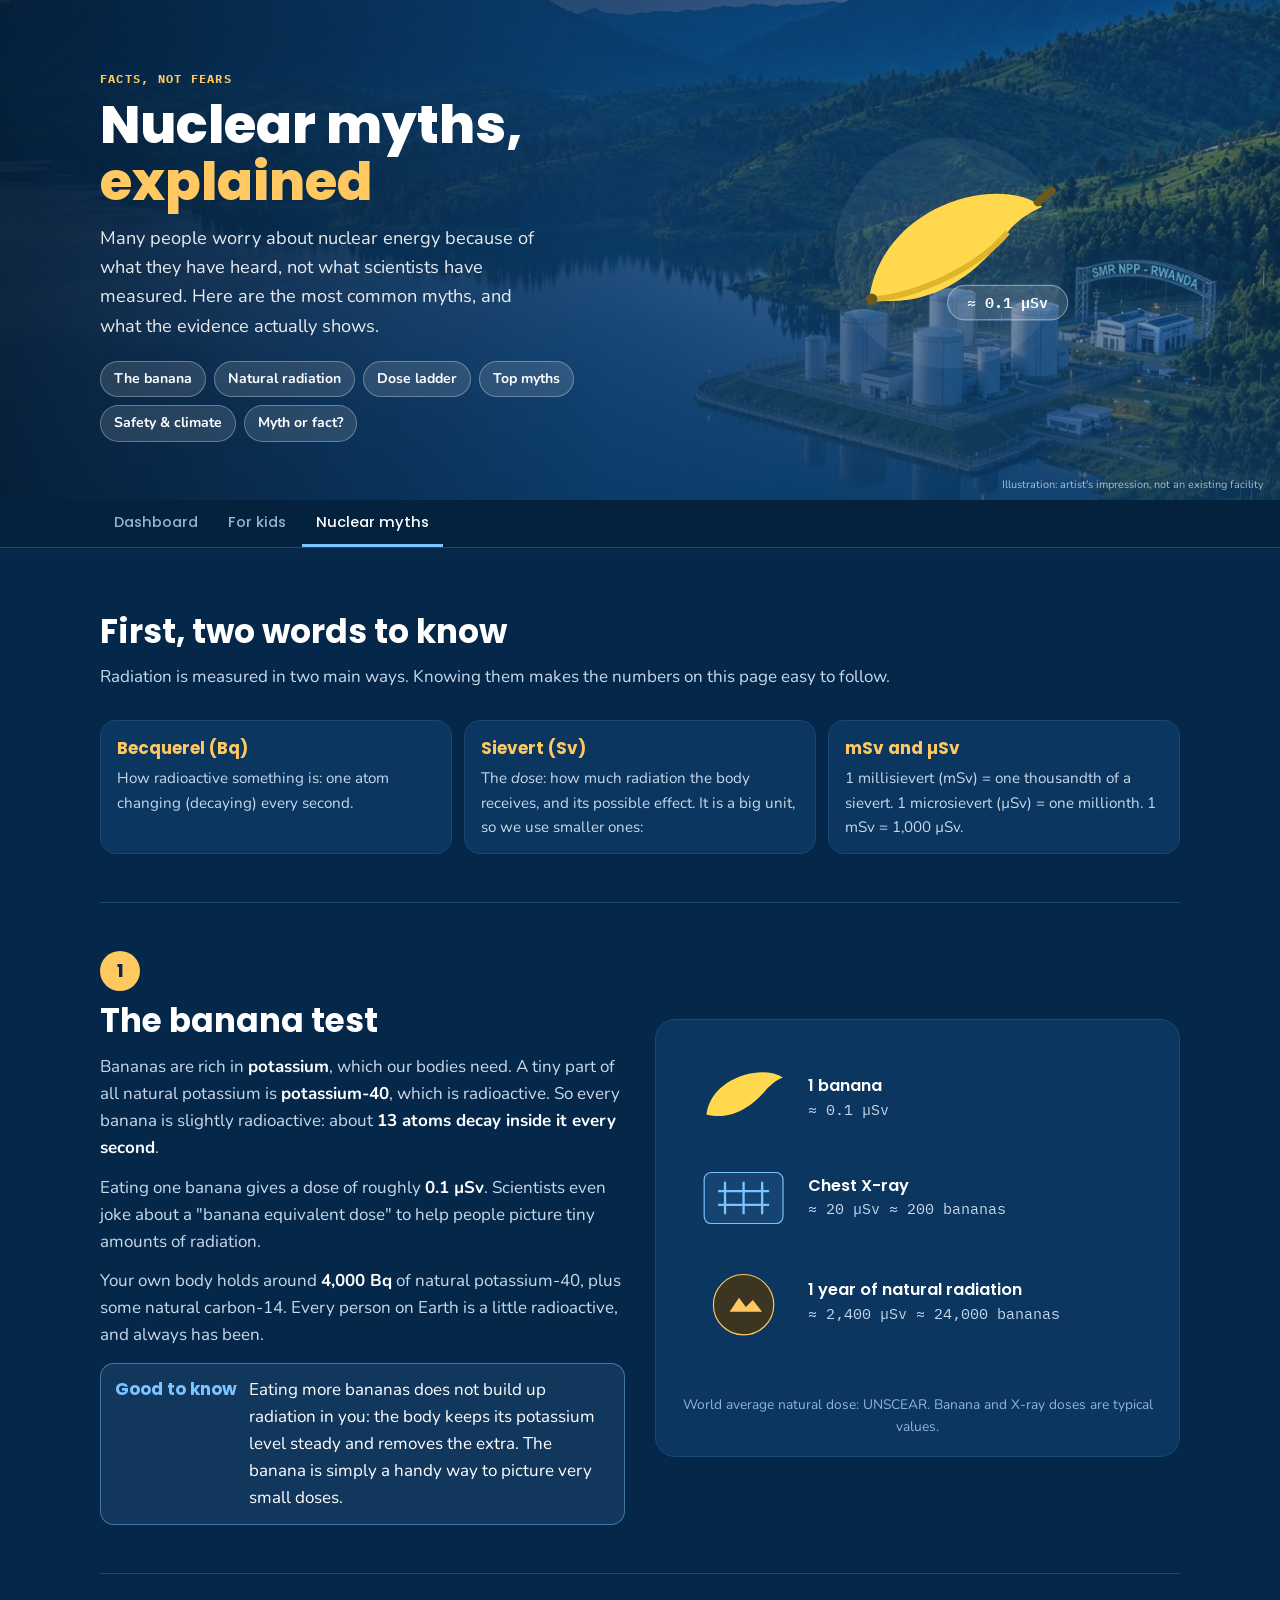
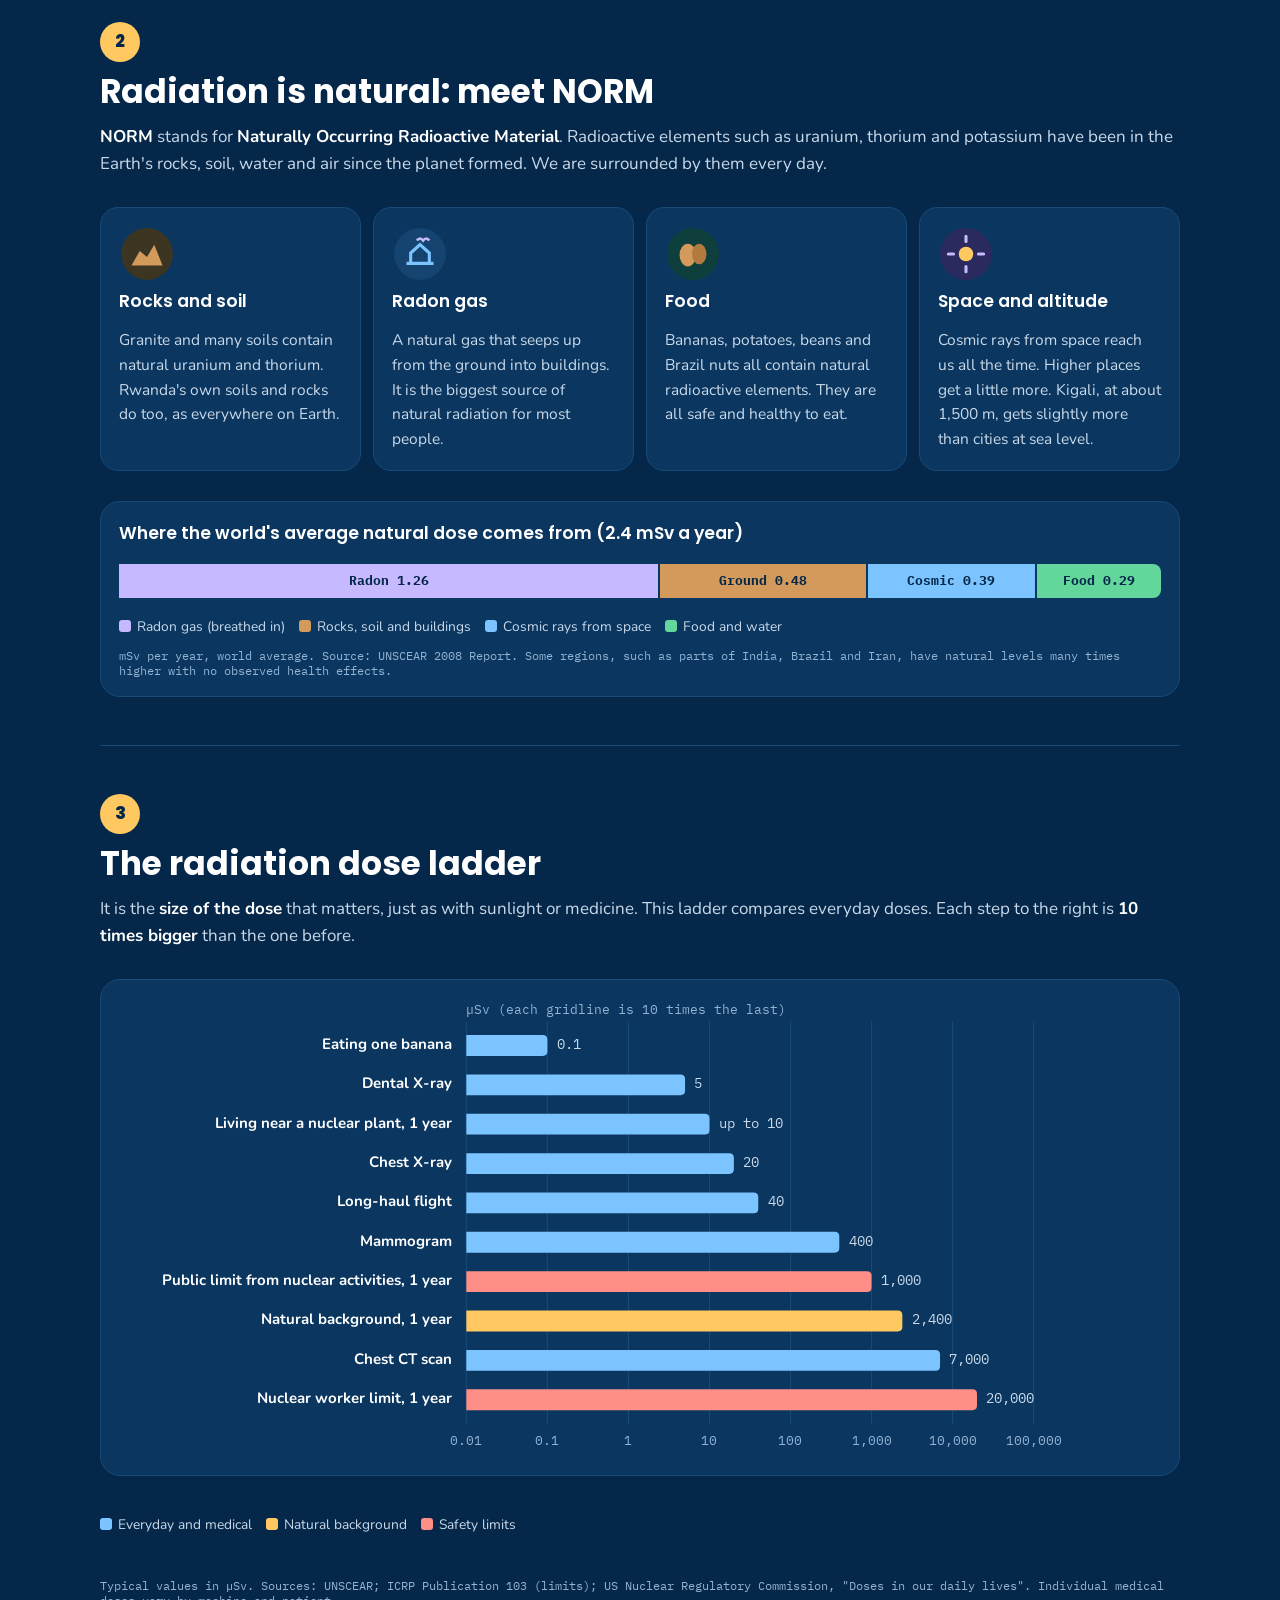
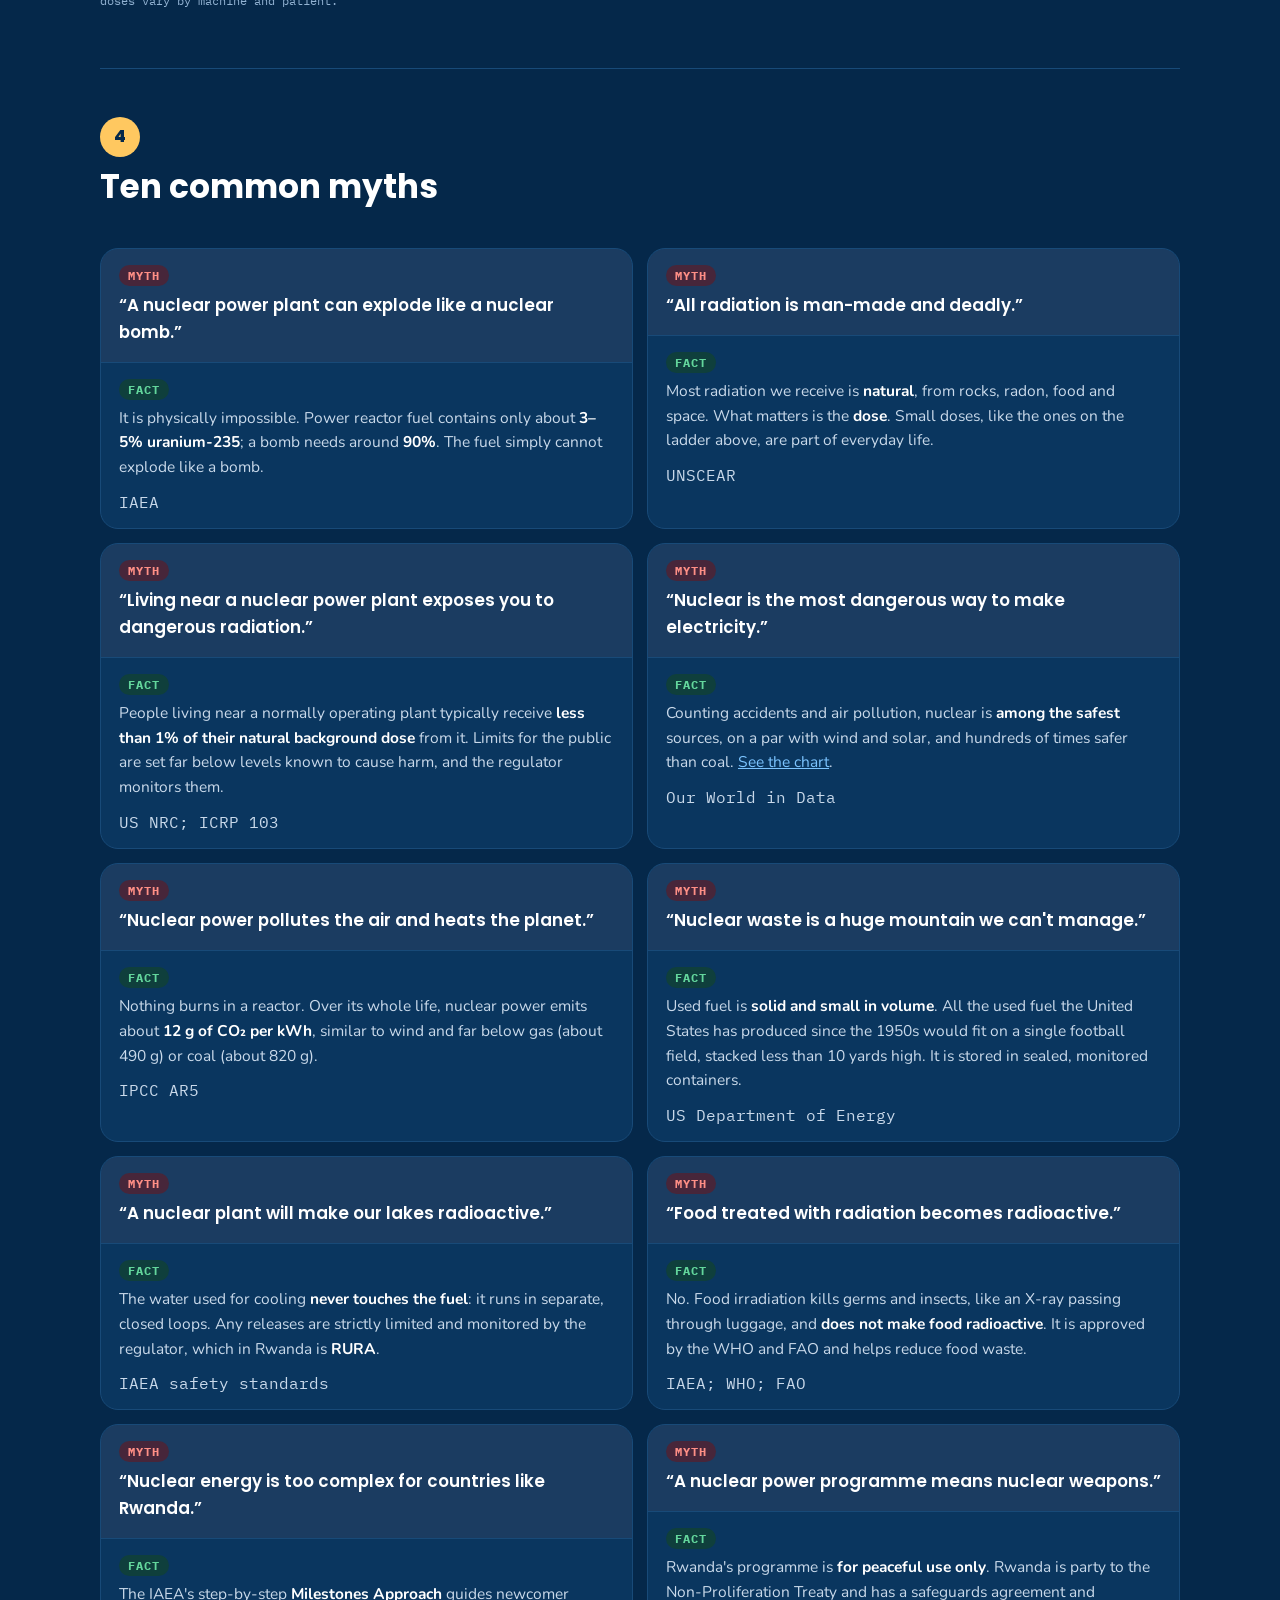
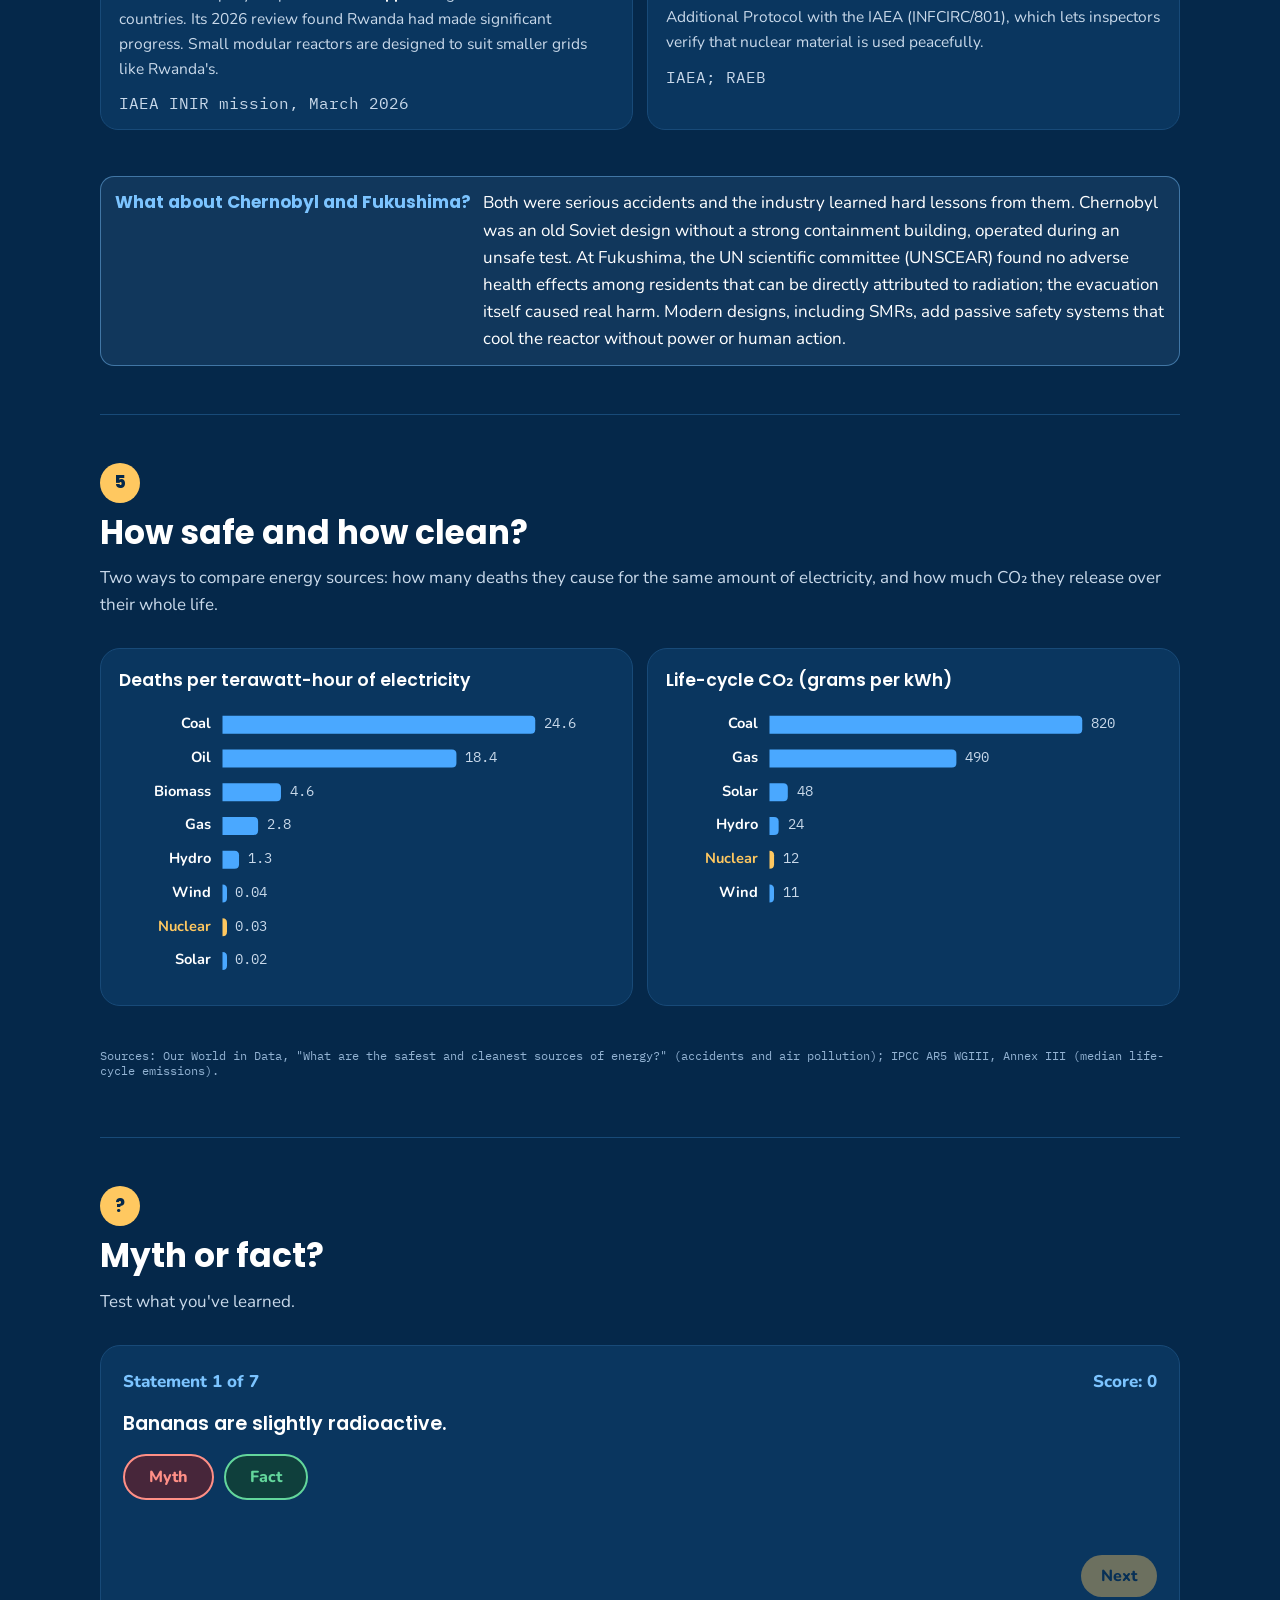
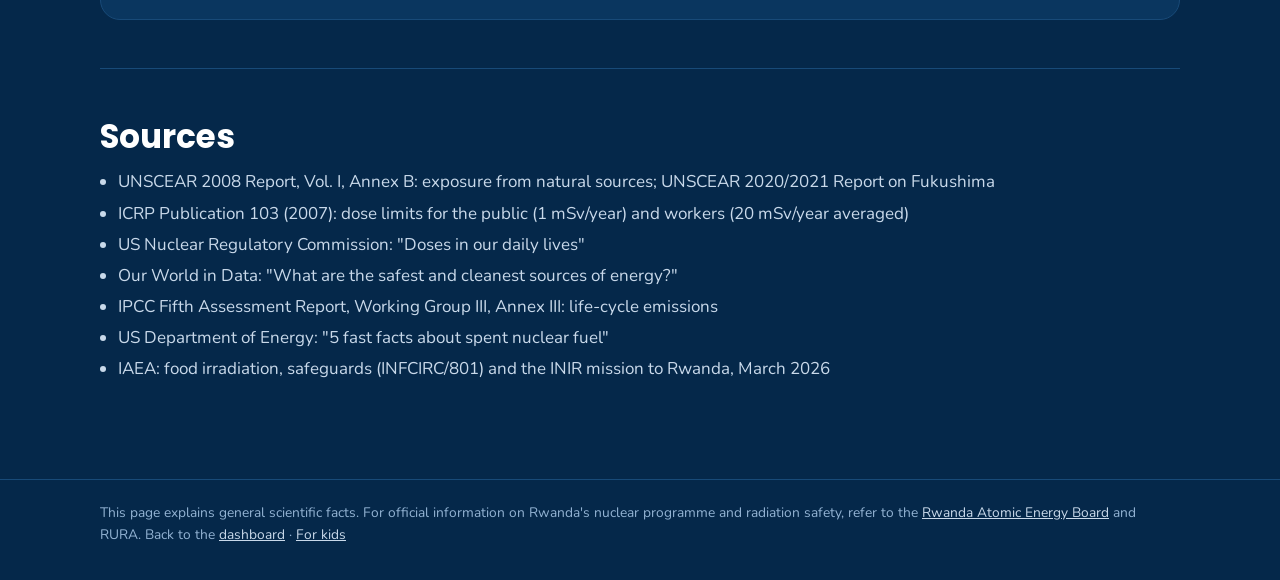
<file: myths.html>
<!doctype html>
<html lang="en">
<head>
<meta charset="utf-8">
<meta name="viewport" content="width=device-width, initial-scale=1, viewport-fit=cover">
<meta name="description" content="Common myths about nuclear energy and radiation, explained with everyday examples like bananas and natural radioactivity.">
<title>Nuclear Myths · Rwanda</title>
<link rel="preconnect" href="https://fonts.googleapis.com">
<link rel="stylesheet" href="https://fonts.googleapis.com/css2?family=Poppins:wght@500;600;700;800&family=Nunito:wght@400;600;700;800&family=IBM+Plex+Mono:wght@400;600&display=swap">
<link rel="stylesheet" href="pages.css">
<style>
.units{display:grid;grid-template-columns:repeat(auto-fit,minmax(220px,1fr));gap:12px}
.unit{background:var(--panel);border:1px solid var(--line);border-radius:16px;padding:14px 16px}
.unit b{font-family:var(--f-head);color:var(--sun);font-size:1.05rem}
.unit p{margin:4px 0 0;color:var(--ink-2);font-size:.95rem}
.badge{align-self:flex-start;display:inline-block;font:700 .72rem var(--f-mono);letter-spacing:.08em;text-transform:uppercase;padding:3px 9px;border-radius:999px}
.b-myth{background:#47263a;color:var(--coral)}
.b-fact{background:#0f3f3c;color:var(--leaf)}
.myths{display:grid;grid-template-columns:repeat(2,minmax(0,1fr));gap:14px}
.myth{background:var(--panel);border:1px solid var(--line);border-radius:18px;overflow:hidden;display:flex;flex-direction:column}
.myth .m{padding:16px 18px;background:rgb(255 143 134 / .07);border-bottom:1px solid var(--line);display:flex;flex-direction:column;gap:6px}
.myth .m q{font-family:var(--f-head);font-weight:600;font-size:1.05rem;quotes:"“" "”"}
.myth .f{padding:16px 18px;display:flex;flex-direction:column;gap:6px;flex:1}
.myth .f p{margin:0;color:var(--ink-2);font-size:.97rem}
.myth .f p b{color:#fff}
.myth .src{margin-top:auto;padding-top:6px}
.chart text{font-family:var(--f-mono);font-size:11px;fill:var(--ink-3)}
.chart .lbl{font-family:var(--f-body);font-size:13px;font-weight:700;fill:#fff}
.chart .val{font-family:var(--f-mono);font-size:12px;fill:var(--ink-2)}
.chart .gl{stroke:var(--line);stroke-width:1}
.legend{display:flex;flex-wrap:wrap;gap:14px;font-size:.86rem;color:var(--ink-2);margin-top:8px}
.sw{display:inline-block;width:12px;height:12px;border-radius:3px;vertical-align:-1px;margin-right:6px}
.stack{display:flex;height:34px;border-radius:0 8px 8px 0;overflow:hidden;gap:2px}
.stack span{display:flex;align-items:center;justify-content:center;font:700 .8rem var(--f-mono);color:#05284a;white-space:nowrap;overflow:hidden}
.norm{display:grid;grid-template-columns:repeat(auto-fit,minmax(200px,1fr));gap:12px}
.norm .card{gap:6px}
.mf{background:var(--panel);border:1px solid var(--line);border-radius:20px;padding:22px;display:flex;flex-direction:column;gap:14px}
.mf .row{display:flex;gap:10px;flex-wrap:wrap}
.mf .row button{font:800 1rem var(--f-body);border-radius:999px;padding:10px 24px;cursor:pointer;border:2px solid}
.mf .bm{background:#47263a;color:var(--coral);border-color:var(--coral)}
.mf .bf{background:#0f3f3c;color:var(--leaf);border-color:var(--leaf)}
.mf .row button:disabled{opacity:.45;cursor:default}
.mf .stmt{font-family:var(--f-head);font-weight:600;font-size:1.2rem}
@media (max-width:760px){ .myths{grid-template-columns:1fr} }
</style>
</head>
<body>

<header class="hero">
  <div class="hero-inner">
    <div>
      <span class="eyebrow">Facts, not fears</span>
      <h1>Nuclear myths, <em>explained</em></h1>
      <p class="lead">Many people worry about nuclear energy because of what they have heard, not what scientists have measured. Here are the most common myths, and what the evidence actually shows.</p>
      <nav class="chips" aria-label="Sections">
        <a href="#banana">The banana</a><a href="#norm">Natural radiation</a><a href="#ladder">Dose ladder</a><a href="#myths">Top myths</a><a href="#compare">Safety & climate</a><a href="#game">Myth or fact?</a>
      </nav>
    </div>
    <div class="hero-art" aria-hidden="true">
      <svg viewBox="0 0 260 220" width="300" height="254">
        <circle cx="130" cy="110" r="100" fill="rgb(255 255 255 / .06)"/>
        <path d="M60 150 C 70 70, 170 40, 210 70 C 196 76, 186 84, 180 92 C 160 120, 120 160, 60 150 Z" fill="#ffd84d"/>
        <path d="M60 150 C 90 150, 150 128, 180 92" stroke="#e0b52a" stroke-width="5" fill="none"/>
        <path d="M206 66 l12 -10" stroke="#6b5a1e" stroke-width="7" stroke-linecap="round"/>
        <circle cx="62" cy="150" r="5" fill="#6b5a1e"/>
        <g font-family="IBM Plex Mono,monospace" font-weight="600" font-size="13" fill="#ffffff"><rect x="128" y="138" width="104" height="30" rx="15" fill="rgb(255 255 255 / .14)" stroke="rgb(255 255 255 / .4)"/><text x="180" y="158" text-anchor="middle">≈ 0.1 µSv</text></g>
      </svg>
    </div>
  </div>
  <span class="credit">Illustration: artist's impression, not an existing facility</span>
</header>

<nav class="sitebar" aria-label="Site">
  <div class="sitebar-inner">
    <a href="index.html">Dashboard</a>
    <a href="kids.html">For kids</a>
    <a href="myths.html" aria-current="page">Nuclear myths</a>
  </div>
</nav>

<main class="wrap">

<!-- UNITS -->
<section class="ch full" id="units">
  <div class="txt">
    <h2>First, two words to know</h2>
    <p>Radiation is measured in two main ways. Knowing them makes the numbers on this page easy to follow.</p>
  </div>
  <div class="units">
    <div class="unit"><b>Becquerel (Bq)</b><p>How radioactive something is: one atom changing (decaying) every second.</p></div>
    <div class="unit"><b>Sievert (Sv)</b><p>The <i>dose</i>: how much radiation the body receives, and its possible effect. It is a big unit, so we use smaller ones:</p></div>
    <div class="unit"><b>mSv and µSv</b><p>1 millisievert (mSv) = one thousandth of a sievert. 1 microsievert (µSv) = one millionth. 1 mSv = 1,000 µSv.</p></div>
  </div>
</section>

<!-- BANANA -->
<section class="ch" id="banana">
  <div class="txt">
    <span class="num">1</span>
    <h2>The banana test</h2>
    <p>Bananas are rich in <b>potassium</b>, which our bodies need. A tiny part of all natural potassium is <b>potassium-40</b>, which is radioactive. So every banana is slightly radioactive: about <b>13 atoms decay inside it every second</b>.</p>
    <p>Eating one banana gives a dose of roughly <b>0.1 µSv</b>. Scientists even joke about a "banana equivalent dose" to help people picture tiny amounts of radiation.</p>
    <p>Your own body holds around <b>4,000 Bq</b> of natural potassium-40, plus some natural carbon-14. Every person on Earth is a little radioactive, and always has been.</p>
    <div class="fact blue"><b>Good to know</b><span>Eating more bananas does not build up radiation in you: the body keeps its potassium level steady and removes the extra. The banana is simply a handy way to picture very small doses.</span></div>
  </div>
  <figure class="art">
    <svg viewBox="0 0 420 300" role="img" aria-label="Comparison: one banana gives about 0.1 microsieverts. A year of natural background radiation equals about 24,000 bananas. One chest X-ray equals about 200 bananas.">
      <g font-family="Poppins,sans-serif" font-weight="600" fill="#fff" font-size="14">
        <g transform="translate(20 20)">
          <path d="M8 46 C 12 14, 56 2, 74 14 C 68 16, 64 20, 60 24 C 50 36, 32 52, 8 46 Z" fill="#ffd84d"/>
          <text x="96" y="26">1 banana</text><text x="96" y="46" font-family="IBM Plex Mono,monospace" font-weight="400" font-size="13" fill="#c9d9ea">≈ 0.1 µSv</text>
        </g>
        <g transform="translate(20 110)">
          <rect x="6" y="6" width="68" height="44" rx="6" fill="#14446f" stroke="#7cc4ff"/><path d="M24 14 v28 M40 14 v28 M56 14 v28 M18 22 h44 M18 34 h44" stroke="#7cc4ff" stroke-width="2"/>
          <text x="96" y="22">Chest X-ray</text><text x="96" y="42" font-family="IBM Plex Mono,monospace" font-weight="400" font-size="13" fill="#c9d9ea">≈ 20 µSv ≈ 200 bananas</text>
        </g>
        <g transform="translate(20 200)">
          <circle cx="40" cy="30" r="26" fill="#3b3522" stroke="#ffc860"/><path d="M28 36 l8 -12 l6 8 l6 -6 l8 10 z" fill="#ffc860"/>
          <text x="96" y="22">1 year of natural radiation</text><text x="96" y="42" font-family="IBM Plex Mono,monospace" font-weight="400" font-size="13" fill="#c9d9ea">≈ 2,400 µSv ≈ 24,000 bananas</text>
        </g>
      </g>
    </svg>
    <figcaption>World average natural dose: UNSCEAR. Banana and X-ray doses are typical values.</figcaption>
  </figure>
</section>

<!-- NORM -->
<section class="ch full" id="norm">
  <div class="txt">
    <span class="num">2</span>
    <h2>Radiation is natural: meet NORM</h2>
    <p><b>NORM</b> stands for <b>Naturally Occurring Radioactive Material</b>. Radioactive elements such as uranium, thorium and potassium have been in the Earth's rocks, soil, water and air since the planet formed. We are surrounded by them every day.</p>
  </div>
  <div class="norm">
    <div class="card"><svg class="ic" viewBox="0 0 54 54" aria-hidden="true"><circle cx="27" cy="27" r="25" fill="#3b3522"/><path d="M12 38 l8 -14 l7 6 l7 -12 l8 20 z" fill="#d39a5c"/></svg><h3>Rocks and soil</h3><p>Granite and many soils contain natural uranium and thorium. Rwanda's own soils and rocks do too, as everywhere on Earth.</p></div>
    <div class="card"><svg class="ic" viewBox="0 0 54 54" aria-hidden="true"><circle cx="27" cy="27" r="25" fill="#14446f"/><path d="M14 36 h26 M18 36 v-10 l9 -8 l9 8 v10" stroke="#7cc4ff" stroke-width="3" fill="none"/><path d="M24 14 q3 -4 6 0 q3 -4 6 0" stroke="#c7b9ff" stroke-width="2.5" fill="none"/></svg><h3>Radon gas</h3><p>A natural gas that seeps up from the ground into buildings. It is the biggest source of natural radiation for most people.</p></div>
    <div class="card"><svg class="ic" viewBox="0 0 54 54" aria-hidden="true"><circle cx="27" cy="27" r="25" fill="#0f3f3c"/><ellipse cx="22" cy="28" rx="8" ry="11" fill="#d39a5c"/><ellipse cx="33" cy="27" rx="7" ry="10" fill="#b37a40"/></svg><h3>Food</h3><p>Bananas, potatoes, beans and Brazil nuts all contain natural radioactive elements. They are all safe and healthy to eat.</p></div>
    <div class="card"><svg class="ic" viewBox="0 0 54 54" aria-hidden="true"><circle cx="27" cy="27" r="25" fill="#2a2a5e"/><circle cx="27" cy="27" r="7" fill="#ffc860"/><path d="M27 10v5M27 39v5M10 27h5M39 27h5" stroke="#c7b9ff" stroke-width="3" stroke-linecap="round"/></svg><h3>Space and altitude</h3><p>Cosmic rays from space reach us all the time. Higher places get a little more. Kigali, at about 1,500 m, gets slightly more than cities at sea level.</p></div>
  </div>
  <div class="art block" style="display:flex;flex-direction:column;gap:10px">
    <h3>Where the world's average natural dose comes from (2.4 mSv a year)</h3>
    <div class="stack" role="img" aria-label="Radon 1.26 mSv, ground and buildings 0.48 mSv, cosmic rays 0.39 mSv, food and water 0.29 mSv">
      <span style="flex:1.26;background:#c7b9ff">Radon 1.26</span>
      <span style="flex:.48;background:#d39a5c">Ground 0.48</span>
      <span style="flex:.39;background:#7cc4ff">Cosmic 0.39</span>
      <span style="flex:.29;background:#63d69c">Food 0.29</span>
    </div>
    <div class="legend"><span><span class="sw" style="background:#c7b9ff"></span>Radon gas (breathed in)</span><span><span class="sw" style="background:#d39a5c"></span>Rocks, soil and buildings</span><span><span class="sw" style="background:#7cc4ff"></span>Cosmic rays from space</span><span><span class="sw" style="background:#63d69c"></span>Food and water</span></div>
    <p class="src" style="margin:0">mSv per year, world average. Source: UNSCEAR 2008 Report. Some regions, such as parts of India, Brazil and Iran, have natural levels many times higher with no observed health effects.</p>
  </div>
</section>

<!-- LADDER -->
<section class="ch full" id="ladder">
  <div class="txt">
    <span class="num">3</span>
    <h2>The radiation dose ladder</h2>
    <p>It is the <b>size of the dose</b> that matters, just as with sunlight or medicine. This ladder compares everyday doses. Each step to the right is <b>10 times bigger</b> than the one before.</p>
  </div>
  <figure class="art chart" id="dose"></figure>
  <div class="legend"><span><span class="sw" style="background:#7cc4ff"></span>Everyday and medical</span><span><span class="sw" style="background:#ffc860"></span>Natural background</span><span><span class="sw" style="background:#ff8f86"></span>Safety limits</span></div>
  <p class="src">Typical values in µSv. Sources: UNSCEAR; ICRP Publication 103 (limits); US Nuclear Regulatory Commission, "Doses in our daily lives". Individual medical doses vary by machine and patient.</p>
</section>

<!-- MYTHS -->
<section class="ch full" id="myths">
  <div class="txt">
    <span class="num">4</span>
    <h2>Ten common myths</h2>
  </div>
  <div class="myths">
    <article class="myth"><div class="m"><span class="badge b-myth">Myth</span><q>A nuclear power plant can explode like a nuclear bomb.</q></div>
      <div class="f"><span class="badge b-fact">Fact</span><p>It is physically impossible. Power reactor fuel contains only about <b>3–5% uranium-235</b>; a bomb needs around <b>90%</b>. The fuel simply cannot explode like a bomb.</p><p class="src">IAEA</p></div></article>

    <article class="myth"><div class="m"><span class="badge b-myth">Myth</span><q>All radiation is man-made and deadly.</q></div>
      <div class="f"><span class="badge b-fact">Fact</span><p>Most radiation we receive is <b>natural</b>, from rocks, radon, food and space. What matters is the <b>dose</b>. Small doses, like the ones on the ladder above, are part of everyday life.</p><p class="src">UNSCEAR</p></div></article>

    <article class="myth"><div class="m"><span class="badge b-myth">Myth</span><q>Living near a nuclear power plant exposes you to dangerous radiation.</q></div>
      <div class="f"><span class="badge b-fact">Fact</span><p>People living near a normally operating plant typically receive <b>less than 1% of their natural background dose</b> from it. Limits for the public are set far below levels known to cause harm, and the regulator monitors them.</p><p class="src">US NRC; ICRP 103</p></div></article>

    <article class="myth"><div class="m"><span class="badge b-myth">Myth</span><q>Nuclear is the most dangerous way to make electricity.</q></div>
      <div class="f"><span class="badge b-fact">Fact</span><p>Counting accidents and air pollution, nuclear is <b>among the safest</b> sources, on a par with wind and solar, and hundreds of times safer than coal. <a href="#compare">See the chart</a>.</p><p class="src">Our World in Data</p></div></article>

    <article class="myth"><div class="m"><span class="badge b-myth">Myth</span><q>Nuclear power pollutes the air and heats the planet.</q></div>
      <div class="f"><span class="badge b-fact">Fact</span><p>Nothing burns in a reactor. Over its whole life, nuclear power emits about <b>12 g of CO₂ per kWh</b>, similar to wind and far below gas (about 490 g) or coal (about 820 g).</p><p class="src">IPCC AR5</p></div></article>

    <article class="myth"><div class="m"><span class="badge b-myth">Myth</span><q>Nuclear waste is a huge mountain we can't manage.</q></div>
      <div class="f"><span class="badge b-fact">Fact</span><p>Used fuel is <b>solid and small in volume</b>. All the used fuel the United States has produced since the 1950s would fit on a single football field, stacked less than 10 yards high. It is stored in sealed, monitored containers.</p><p class="src">US Department of Energy</p></div></article>

    <article class="myth"><div class="m"><span class="badge b-myth">Myth</span><q>A nuclear plant will make our lakes radioactive.</q></div>
      <div class="f"><span class="badge b-fact">Fact</span><p>The water used for cooling <b>never touches the fuel</b>: it runs in separate, closed loops. Any releases are strictly limited and monitored by the regulator, which in Rwanda is <b>RURA</b>.</p><p class="src">IAEA safety standards</p></div></article>

    <article class="myth"><div class="m"><span class="badge b-myth">Myth</span><q>Food treated with radiation becomes radioactive.</q></div>
      <div class="f"><span class="badge b-fact">Fact</span><p>No. Food irradiation kills germs and insects, like an X-ray passing through luggage, and <b>does not make food radioactive</b>. It is approved by the WHO and FAO and helps reduce food waste.</p><p class="src">IAEA; WHO; FAO</p></div></article>

    <article class="myth"><div class="m"><span class="badge b-myth">Myth</span><q>Nuclear energy is too complex for countries like Rwanda.</q></div>
      <div class="f"><span class="badge b-fact">Fact</span><p>The IAEA's step-by-step <b>Milestones Approach</b> guides newcomer countries. Its 2026 review found Rwanda had made significant progress. Small modular reactors are designed to suit smaller grids like Rwanda's.</p><p class="src">IAEA INIR mission, March 2026</p></div></article>

    <article class="myth"><div class="m"><span class="badge b-myth">Myth</span><q>A nuclear power programme means nuclear weapons.</q></div>
      <div class="f"><span class="badge b-fact">Fact</span><p>Rwanda's programme is <b>for peaceful use only</b>. Rwanda is party to the Non-Proliferation Treaty and has a safeguards agreement and Additional Protocol with the IAEA (INFCIRC/801), which lets inspectors verify that nuclear material is used peacefully.</p><p class="src">IAEA; RAEB</p></div></article>
  </div>
  <div class="fact blue" style="margin-top:16px"><b>What about Chernobyl and Fukushima?</b><span>Both were serious accidents and the industry learned hard lessons from them. Chernobyl was an old Soviet design without a strong containment building, operated during an unsafe test. At Fukushima, the UN scientific committee (UNSCEAR) found no adverse health effects among residents that can be directly attributed to radiation; the evacuation itself caused real harm. Modern designs, including SMRs, add passive safety systems that cool the reactor without power or human action.</span></div>
</section>

<!-- COMPARE -->
<section class="ch full" id="compare">
  <div class="txt">
    <span class="num">5</span>
    <h2>How safe and how clean?</h2>
    <p>Two ways to compare energy sources: how many deaths they cause for the same amount of electricity, and how much CO₂ they release over their whole life.</p>
  </div>
  <div class="cards" style="grid-template-columns:repeat(auto-fit,minmax(320px,1fr))">
    <figure class="art chart" id="deaths"><h3>Deaths per terawatt-hour of electricity</h3></figure>
    <figure class="art chart" id="co2"><h3>Life-cycle CO₂ (grams per kWh)</h3></figure>
  </div>
  <p class="src">Sources: Our World in Data, "What are the safest and cleanest sources of energy?" (accidents and air pollution); IPCC AR5 WGIII, Annex III (median life-cycle emissions).</p>
</section>

<!-- GAME -->
<section class="ch full" id="game">
  <div class="txt">
    <span class="num">?</span>
    <h2>Myth or fact?</h2>
    <p>Test what you've learned.</p>
  </div>
  <div class="mf" aria-live="polite">
    <div class="qnav"><span class="score" id="gcount"></span><span class="score" id="gscore"></span></div>
    <div class="stmt" id="gstmt"></div>
    <div class="row" id="gbtns"><button class="bm" type="button" data-a="myth">Myth</button><button class="bf" type="button" data-a="fact">Fact</button></div>
    <div class="feedback" id="gfb"></div>
    <div class="qnav"><span></span><button class="btn" id="gnext" type="button" disabled>Next</button></div>
  </div>
</section>

<!-- SOURCES -->
<section class="ch full" id="sources">
  <div class="txt">
    <h2>Sources</h2>
    <ul style="margin:0;padding-left:18px;color:var(--ink-2);display:flex;flex-direction:column;gap:4px">
      <li>UNSCEAR 2008 Report, Vol. I, Annex B: exposure from natural sources; UNSCEAR 2020/2021 Report on Fukushima</li>
      <li>ICRP Publication 103 (2007): dose limits for the public (1 mSv/year) and workers (20 mSv/year averaged)</li>
      <li>US Nuclear Regulatory Commission: "Doses in our daily lives"</li>
      <li>Our World in Data: "What are the safest and cleanest sources of energy?"</li>
      <li>IPCC Fifth Assessment Report, Working Group III, Annex III: life-cycle emissions</li>
      <li>US Department of Energy: "5 fast facts about spent nuclear fuel"</li>
      <li>IAEA: food irradiation, safeguards (INFCIRC/801) and the INIR mission to Rwanda, March 2026</li>
    </ul>
  </div>
</section>

</main>

<footer>
  <div class="wrap">This page explains general scientific facts. For official information on Rwanda's nuclear programme and radiation safety, refer to the <a href="https://www.raeb.gov.rw" target="_blank" rel="noopener">Rwanda Atomic Energy Board</a> and RURA. Back to the <a href="index.html">dashboard</a> · <a href="kids.html">For kids</a></div>
</footer>

<script>
const NS="http://www.w3.org/2000/svg";
const fmt=v=>v.toLocaleString('en-US',{maximumFractionDigits:2});

/* dose ladder, log scale µSv */
(function(){
  const D=[["Eating one banana",0.1,"e"],["Dental X-ray",5,"e"],["Living near a nuclear plant, 1 year",10,"e","up to "],["Chest X-ray",20,"e"],["Long-haul flight",40,"e"],["Mammogram",400,"e"],["Public limit from nuclear activities, 1 year",1000,"l"],["Natural background, 1 year",2400,"n"],["Chest CT scan",7000,"e"],["Nuclear worker limit, 1 year",20000,"l"]];
  const col={e:"#7cc4ff",n:"#ffc860",l:"#ff8f86"};
  const W=900,rh=34,top=26,H=top+D.length*rh+30,L=300,R=110,iw=W-L-R, lo=-2, hi=5;
  const x=v=>L+(Math.log10(v)-lo)/(hi-lo)*iw;
  let s=`<svg viewBox="0 0 ${W} ${H}" role="img" aria-label="Dose ladder on a logarithmic scale, from eating a banana (0.1 microsieverts) to the yearly limit for nuclear workers (20,000 microsieverts)">`;
  for(let p=lo;p<=hi;p++){ const xx=x(10**p); s+=`<line class="gl" x1="${xx}" x2="${xx}" y1="${top-6}" y2="${H-28}"/><text x="${xx}" y="${H-10}" text-anchor="middle">${fmt(10**p)}</text>`; }
  s+=`<text x="${L}" y="${top-12}">µSv (each gridline is 10 times the last)</text>`;
  D.forEach(([k,v,c,pre],i)=>{ const y=top+i*rh, w=Math.max(4,x(v)-L);
    s+=`<text class="lbl" x="${L-12}" y="${y+18}" text-anchor="end">${k}</text>`;
    s+=`<path d="M${L},${y+6} h${w-4} q4,0 4,4 v10 q0,4 -4,4 h-${w-4} z" fill="${col[c]}"><title>${k}: ${pre||""}${fmt(v)} µSv</title></path>`;
    s+=`<text class="val" x="${L+w+8}" y="${y+18}">${pre||""}${fmt(v)}</text>`; });
  s+=`</svg>`;
  const f=document.getElementById("dose"); f.innerHTML=`<div style="overflow-x:auto">${s.replace('<svg ','<svg style="min-width:640px" ')}</div>`;
})();

/* horizontal bar charts */
function hbars(id,data,unit,maxv,dec){
  const W=440,rh=30,top=8,L=92,R=70,iw=W-L-R,H=top+data.length*rh+6;
  let s=`<svg viewBox="0 0 ${W} ${H}" role="img" aria-label="${data.map(d=>d[0]+' '+d[1]).join(', ')} ${unit}">`;
  data.forEach(([k,v],i)=>{ const y=top+i*rh, w=Math.max(3,v/maxv*iw), nuc=k==="Nuclear";
    s+=`<text class="lbl" x="${L-10}" y="${y+16}" text-anchor="end" ${nuc?'style="fill:#ffc860"':''}>${k}</text>`;
    s+=`<path d="M${L},${y+5} h${Math.max(0,w-4)} q4,0 4,4 v8 q0,4 -4,4 h-${Math.max(0,w-4)} z" fill="${nuc?'#ffc860':'#4aa8ff'}"><title>${k}: ${v} ${unit}</title></path>`;
    s+=`<text class="val" x="${L+w+8}" y="${y+16}">${v.toLocaleString('en-US',{maximumFractionDigits:dec})}</text>`; });
  s+=`</svg>`;
  document.getElementById(id).insertAdjacentHTML("beforeend",s);
}
hbars("deaths",[["Coal",24.6],["Oil",18.4],["Biomass",4.6],["Gas",2.8],["Hydro",1.3],["Wind",0.04],["Nuclear",0.03],["Solar",0.02]],"deaths per TWh",24.6,2);
hbars("co2",[["Coal",820],["Gas",490],["Solar",48],["Hydro",24],["Nuclear",12],["Wind",11]],"g CO₂/kWh",820,0);

/* myth or fact game */
const G=[
 ["Bananas are slightly radioactive.","fact","They contain natural potassium-40. Perfectly safe to eat."],
 ["A nuclear power plant can blow up like an atomic bomb.","myth","Power reactor fuel is far too low in uranium-235 to explode like a bomb."],
 ["Most of the radiation people receive comes from nature.","fact","Radon, rocks, cosmic rays and food give most of our dose."],
 ["Irradiated food becomes radioactive.","myth","Irradiation kills germs but does not make food radioactive."],
 ["Nuclear power emits about as much CO₂ over its life as wind power.","fact","About 12 g/kWh for nuclear and 11 g/kWh for wind (IPCC)."],
 ["Cooling water from a lake flows through the reactor fuel.","myth","Cooling water runs in separate loops and never touches the fuel."],
 ["Rwanda's nuclear programme is for peaceful purposes, verified by the IAEA.","fact","Rwanda has a safeguards agreement and Additional Protocol with the IAEA."],
];
let gi=0,gs=0,gdone=false;
const $=id=>document.getElementById(id);
function gshow(){ const it=G[gi]; $("gcount").textContent=`Statement ${gi+1} of ${G.length}`; $("gscore").textContent=`Score: ${gs}`; $("gstmt").textContent=it[0]; $("gfb").textContent=""; [...$("gbtns").children].forEach(b=>{b.disabled=false;b.hidden=false}); $("gnext").disabled=true; $("gnext").textContent=gi===G.length-1?"See my score":"Next"; }
$("gbtns").addEventListener("click",e=>{ const b=e.target.closest("button"); if(!b) return; const it=G[gi]; [...$("gbtns").children].forEach(x=>x.disabled=true);
  const ok=b.dataset.a===it[1]; if(ok) gs++; $("gfb").textContent=(ok?"Correct! ":"Not quite. ")+`It's a ${it[1]}. `+it[2]; $("gscore").textContent=`Score: ${gs}`; $("gnext").disabled=false; });
$("gnext").addEventListener("click",()=>{ if(gdone){gdone=false;gi=0;gs=0;gshow();return;} if(gi<G.length-1){gi++;gshow();return;}
  gdone=true; $("gstmt").textContent=`You scored ${gs} out of ${G.length}. ${gs===G.length?"Myth-buster expert!":gs>=5?"Well done!":"Scroll up and try again."}`; [...$("gbtns").children].forEach(b=>b.hidden=true); $("gfb").textContent=""; $("gcount").textContent="Finished"; $("gnext").textContent="Play again"; });
gshow();
</script>
</body>
</html>
</file>
<file: pages.css>
/* Shared style for the "For kids" and "Nuclear myths" pages.
   Same dark RAEB-blue world as the dashboard: photo header, navy tab bar, deep-blue page, lighter-blue cards. */
:root{
  --bg:#05284a; --bg-2:#0a3a68; --panel:#0a365f; --panel-2:#0d4170;
  --ink:#ffffff; --ink-2:#c9d9ea; --ink-3:#93b3d3;
  --line:#184a78; --line-2:#28608f;
  --brand:#1c75bc; --sky:#7cc4ff; --sun:#ffc860; --coral:#ff8f86; --leaf:#63d69c; --violet:#c7b9ff; --pink:#f07ab0;
  --f-head:"Poppins","Trebuchet MS",system-ui,sans-serif;
  --f-body:"Nunito","Segoe UI",system-ui,sans-serif;
  --f-mono:"IBM Plex Mono",ui-monospace,Menlo,Consolas,monospace;
  color-scheme:dark;
}
*{box-sizing:border-box}
html{scroll-behavior:smooth}
body{margin:0;background:var(--bg) linear-gradient(180deg,var(--bg-2) 0,var(--bg) 560px) no-repeat;color:var(--ink);font-family:var(--f-body);font-size:17px;line-height:1.6}
img,svg{max-width:100%}
a{color:var(--sky)}
[hidden]{display:none!important}
.wrap{max-width:1120px;margin:0 auto;padding-inline:20px}

/* header: same photo + overlay as the dashboard */
.hero{position:relative;overflow:hidden;color:#fff;background:#05284a url("hero-photo.jpg") 70% 62%/cover no-repeat}
.hero::before{content:"";position:absolute;inset:0;pointer-events:none;background:linear-gradient(90deg,rgb(4 30 56 / .93) 0%,rgb(12 64 112 / .80) 48%,rgb(28 117 188 / .32) 100%),linear-gradient(0deg,rgb(4 30 56 / .6) 0%,transparent 45%)}
.hero-inner{position:relative;max-width:1120px;margin:0 auto;padding-inline:20px;padding-block:64px 58px;display:grid;grid-template-columns:1.3fr 1fr;gap:24px;align-items:center}
.eyebrow{display:inline-block;font:700 .78rem var(--f-mono);letter-spacing:.1em;text-transform:uppercase;color:var(--sun);margin-bottom:10px}
.hero h1{font-family:var(--f-head);font-weight:800;font-size:clamp(2rem,4.8vw,3.3rem);line-height:1.08;margin:0 0 14px;text-wrap:balance}
.hero h1 em{font-style:normal;color:var(--sun)}
.hero p.lead{font-size:1.14rem;margin:0 0 20px;max-width:40ch;color:rgb(255 255 255 / .9)}
.hero .credit{position:absolute;right:16px;bottom:8px;font:400 .68rem var(--f-body);color:rgb(255 255 255 / .65)}
.hero-art{display:flex;justify-content:center}
.chips{display:flex;flex-wrap:wrap;gap:8px}
.chips a{background:rgb(255 255 255 / .12);border:1px solid rgb(255 255 255 / .3);color:#fff;font-weight:700;text-decoration:none;padding:6px 13px;border-radius:999px;font-size:.88rem}
.chips a:hover{background:var(--sun);color:#05284a;border-color:var(--sun)}

/* site nav bar (same as dashboard tab bar) */
.sitebar{position:sticky;top:env(safe-area-inset-top,0px);z-index:5;background:#04213e;border-bottom:1px solid var(--line)}
.sitebar-inner{max-width:1120px;margin:0 auto;padding-inline:20px;display:flex;gap:2px;overflow-x:auto;scrollbar-width:none}
.sitebar a{font:500 .92rem var(--f-head);color:var(--ink-3);text-decoration:none;padding:12px 14px 11px;border-bottom:3px solid transparent;white-space:nowrap}
.sitebar a:hover{color:#fff}
.sitebar a[aria-current="page"]{color:#fff;border-bottom-color:var(--sky)}

/* sections */
main{padding-block:16px 48px}
section.ch{display:grid;grid-template-columns:1fr 1fr;gap:30px;align-items:center;padding-block:48px;border-bottom:1px solid var(--line)}
section.ch.flip .art{order:-1}
section.ch.full{grid-template-columns:1fr}
section.ch > *{min-width:0}
section.ch:last-of-type{border-bottom:0}
.num{display:inline-flex;align-items:center;justify-content:center;width:40px;height:40px;border-radius:50%;background:var(--sun);color:#05284a;font-family:var(--f-head);font-weight:800;margin-bottom:10px}
h2{font-family:var(--f-head);font-weight:700;font-size:clamp(1.45rem,3.2vw,2.05rem);line-height:1.2;margin:0 0 12px;color:#fff;text-wrap:balance}
h3{font-family:var(--f-head);font-weight:600;font-size:1.08rem;margin:0 0 6px;color:#fff}
.txt{min-width:0}
.txt p{margin:0 0 12px;color:var(--ink-2)}
.txt p b,.txt li b{color:#fff}
.txt p:last-child{margin-bottom:0}
.lede{color:var(--ink-2);max-width:72ch;margin:0}
.art{background:var(--panel);border:1px solid var(--line);border-radius:20px;padding:18px;min-width:0}
.art > svg,.chart svg{display:block;width:100%;height:auto}
figure{margin:0}
figcaption{font-size:.86rem;color:var(--ink-3);text-align:center;margin-top:8px}
.src{font:400 .74rem var(--f-mono);color:var(--ink-3)}
.src a{color:var(--ink-2)}

.fact{display:flex;gap:12px;align-items:flex-start;background:rgb(255 200 96 / .1);border:1px solid rgb(255 200 96 / .45);border-radius:14px;padding:12px 14px;margin-top:14px;color:var(--ink)}
.fact b{font-family:var(--f-head);color:var(--sun);white-space:nowrap}
.fact.blue{background:rgb(124 196 255 / .1);border-color:rgb(124 196 255 / .45)}
.fact.blue b{color:var(--sky)}

.cards{display:grid;grid-template-columns:repeat(auto-fit,minmax(220px,1fr));gap:14px}
.card{background:var(--panel);border:1px solid var(--line);border-radius:18px;padding:18px;display:flex;flex-direction:column;gap:8px;min-width:0}
.card svg.ic{width:56px;height:56px}
.card p{margin:0;color:var(--ink-2);font-size:.97rem}

/* timeline */
.tl{display:flex;flex-direction:column}
.tl-item{display:grid;grid-template-columns:110px 26px 1fr;gap:12px;align-items:start}
.tl-y{font-family:var(--f-head);font-weight:700;color:var(--sun);text-align:right;padding-top:1px}
.tl-rail{position:relative;align-self:stretch;display:flex;justify-content:center}
.tl-rail::before{content:"";position:absolute;top:0;bottom:0;width:3px;border-radius:2px;background:var(--line-2)}
.tl-dot{position:relative;width:18px;height:18px;border-radius:50%;background:var(--leaf);border:3px solid var(--bg);box-shadow:0 0 0 2px var(--leaf);margin-top:4px}
.tl-dot.next{background:var(--bg);box-shadow:0 0 0 2px var(--sun)}
.tl-b{padding-bottom:18px}
.tl-b b{color:#fff}
.tl-b p{margin:2px 0 0;color:var(--ink-2)}

/* bars */
.bars{display:flex;flex-direction:column;gap:9px}
.bar-row{display:grid;grid-template-columns:140px 1fr 56px;gap:10px;align-items:center;font-weight:700;font-size:.94rem}
.bar-track{height:18px;background:#072b4f;border-radius:0 9px 9px 0;position:relative;overflow:hidden}
.bar-fill{position:absolute;inset:0 auto 0 0;border-radius:0 9px 9px 0}
.bar-row > span:last-child{text-align:right;font-variant-numeric:tabular-nums}

/* quiz */
.quiz{background:var(--panel);border:1px solid var(--line);border-radius:20px;padding:22px;display:flex;flex-direction:column;gap:14px}
.q{font-family:var(--f-head);font-weight:600;font-size:1.15rem}
.opts{display:grid;grid-template-columns:repeat(auto-fit,minmax(200px,1fr));gap:10px}
.opts button{font:700 1rem var(--f-body);text-align:left;background:var(--panel-2);border:1px solid var(--line-2);border-radius:14px;padding:12px 14px;cursor:pointer;color:#fff}
.opts button:hover{border-color:var(--sky)}
.opts button.right{background:#0f3f3c;border-color:var(--leaf)}
.opts button.wrong{background:#47263a;border-color:var(--coral)}
.opts button:disabled{cursor:default}
.feedback{min-height:1.6em;font-weight:700;color:var(--ink-2)}
.qnav{display:flex;justify-content:space-between;align-items:center;gap:10px;flex-wrap:wrap}
.btn{font:800 1rem var(--f-body);background:var(--sun);color:#05284a;border:0;border-radius:999px;padding:10px 20px;cursor:pointer}
.btn:disabled{opacity:.4;cursor:default}
.score{font-weight:800;color:var(--sky)}

dl.gl{display:grid;grid-template-columns:repeat(auto-fit,minmax(240px,1fr));gap:12px;margin:0}
dl.gl div{background:var(--panel);border:1px solid var(--line);border-radius:14px;padding:12px 14px}
dl.gl dt{font-family:var(--f-head);font-weight:600;color:var(--sun)}
dl.gl dd{margin:2px 0 0;color:var(--ink-2);font-size:.95rem}

footer{border-top:1px solid var(--line);color:var(--ink-3);font-size:.86rem;padding-block:22px 34px}
footer a{color:var(--ink-2)}
button:focus-visible,a:focus-visible,input:focus-visible{outline:3px solid var(--sun);outline-offset:2px}

@media (max-width:760px){
  .hero-inner{grid-template-columns:1fr;padding-block:30px 46px}
  .hero-art{display:none}
  section.ch{grid-template-columns:1fr;padding-block:36px}
  section.ch.flip .art{order:0}
  .tl-item{grid-template-columns:78px 22px 1fr}
  .bar-row{grid-template-columns:104px 1fr 50px}
}
.fact{flex-wrap:wrap}
.fact > span{flex:1 1 220px;min-width:0}
</file>
